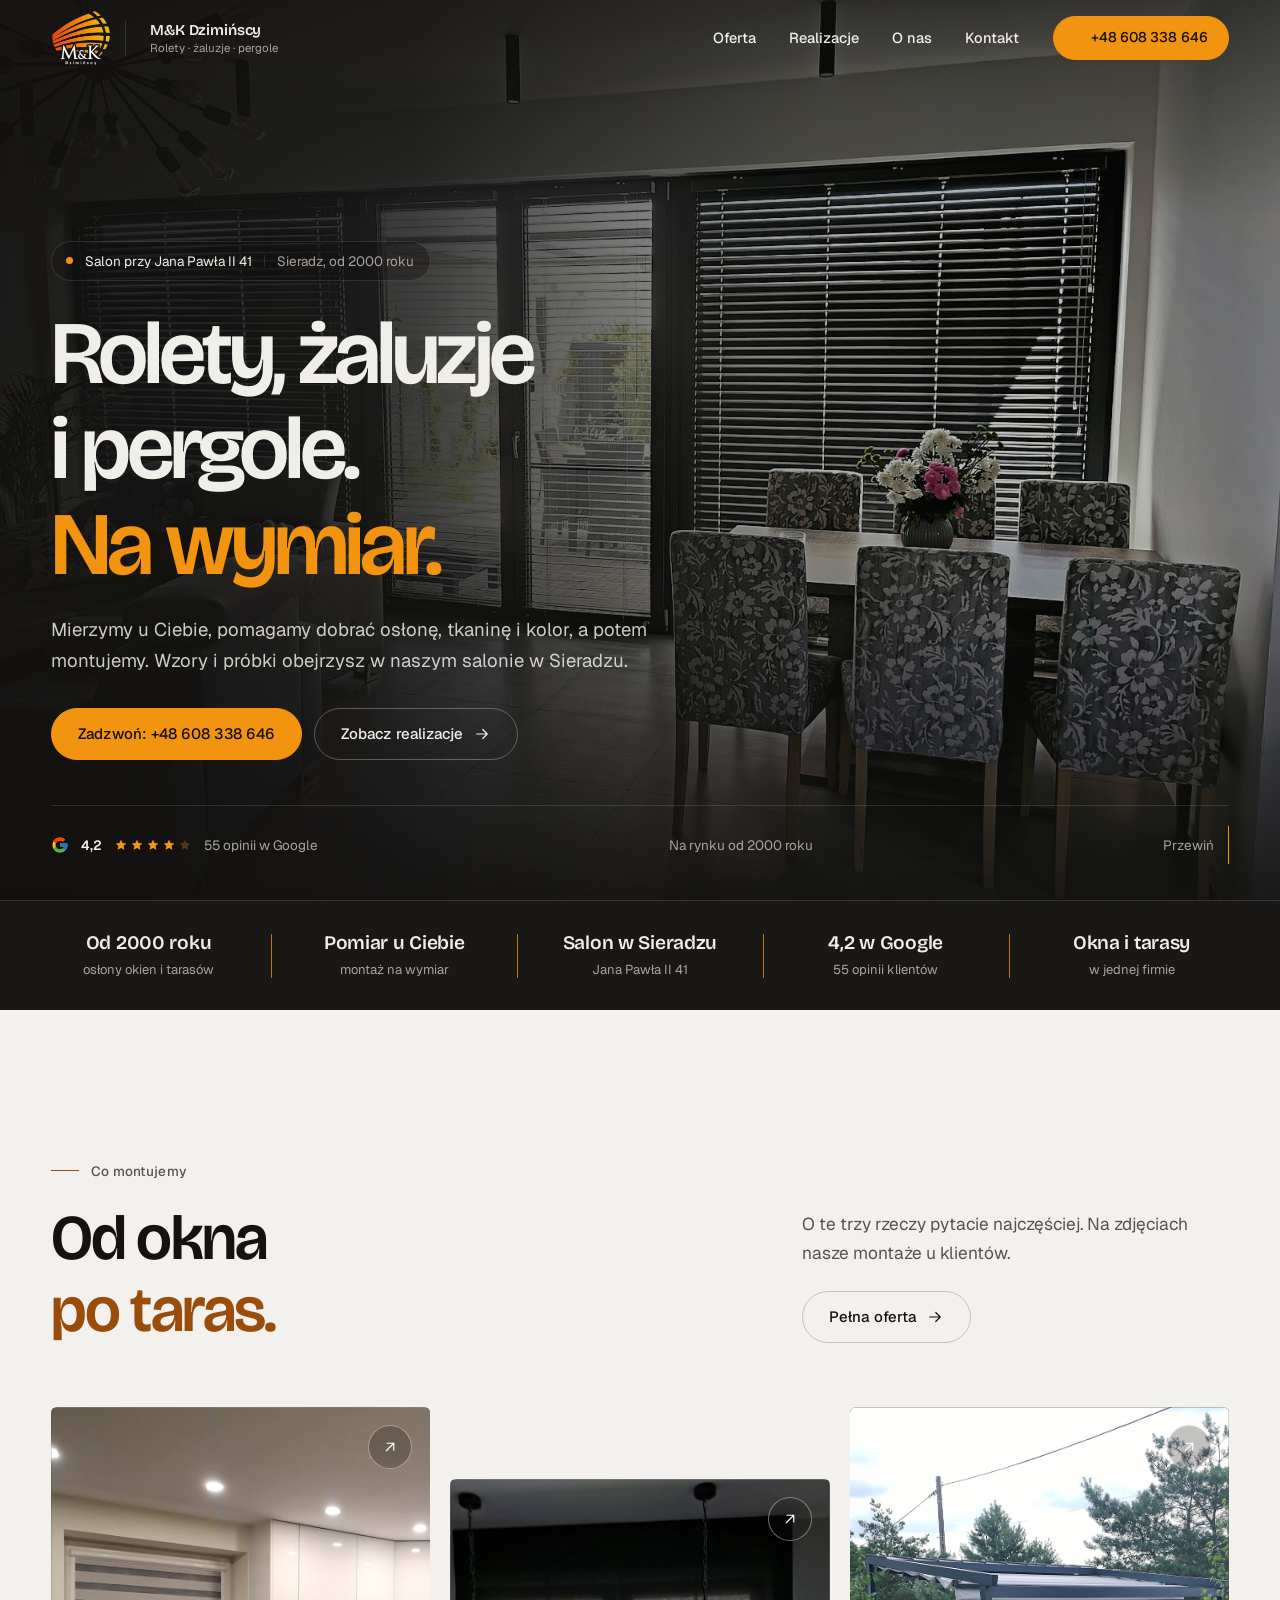
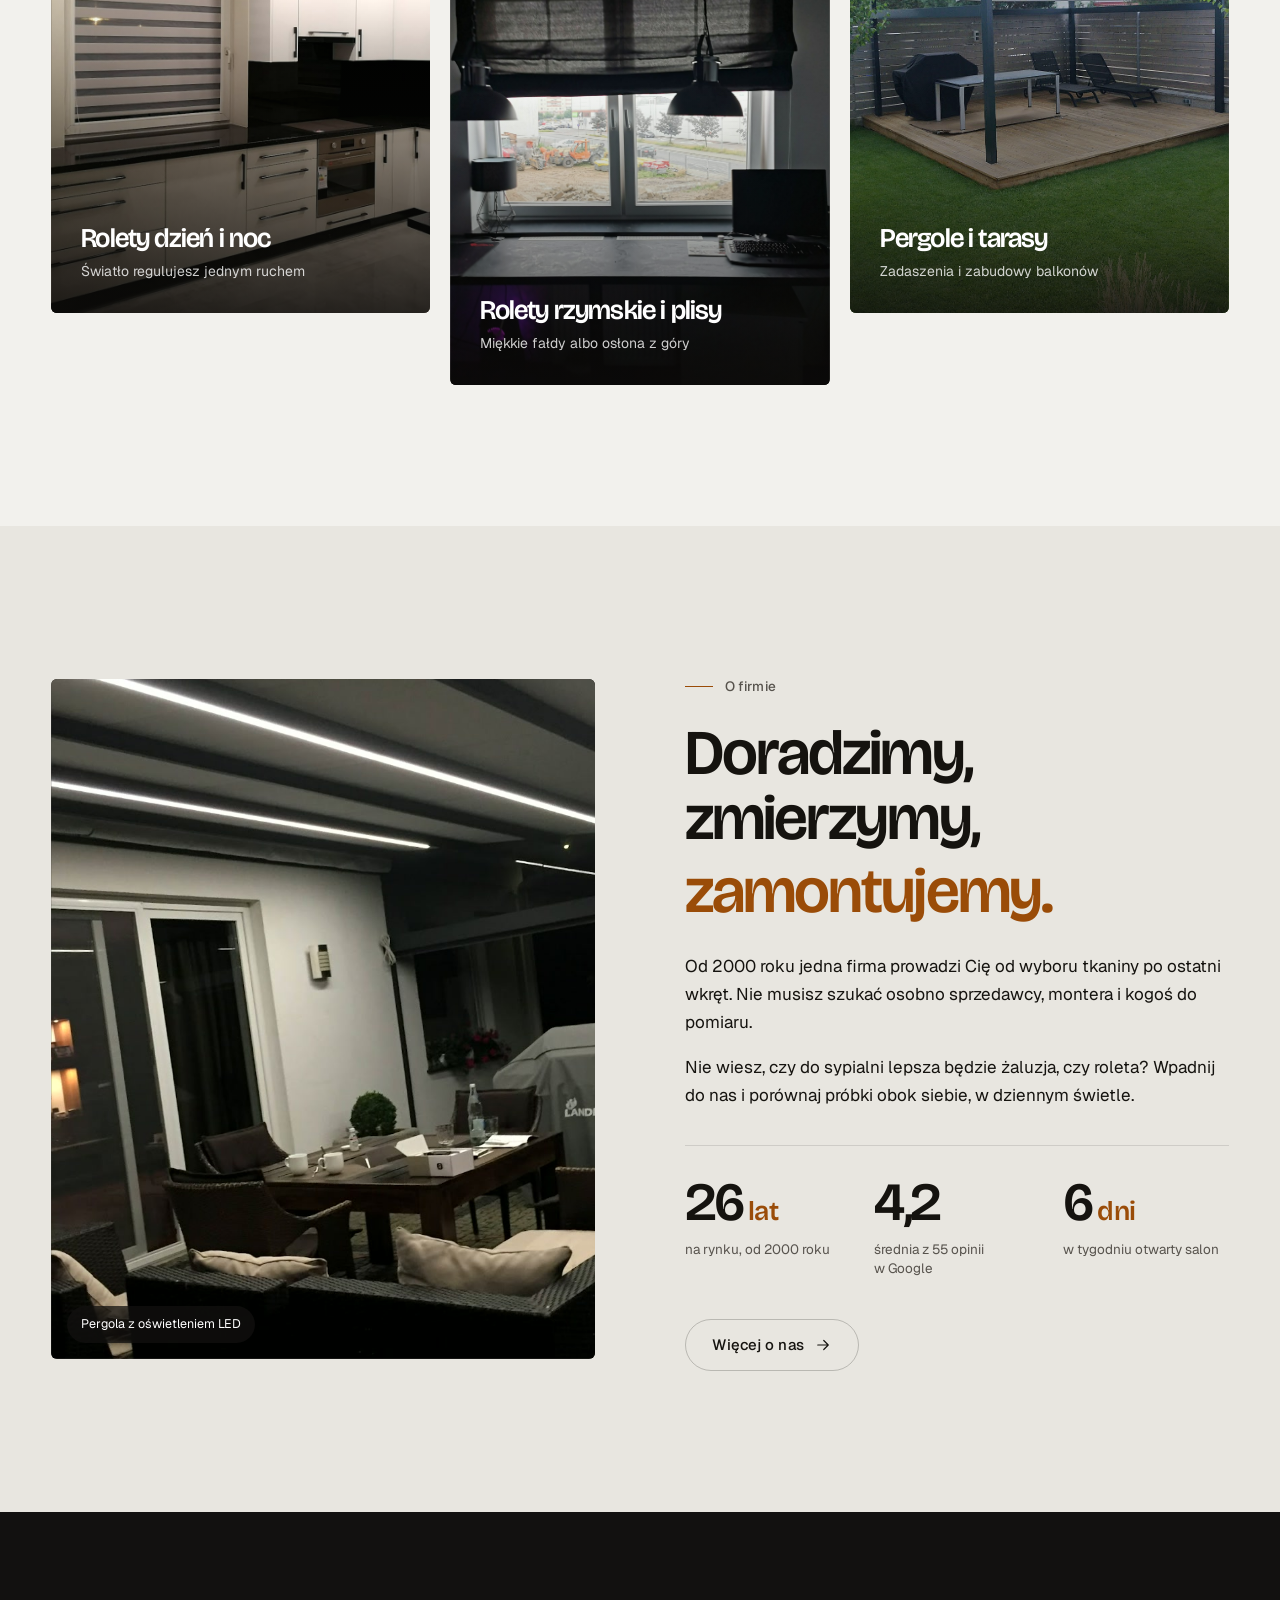
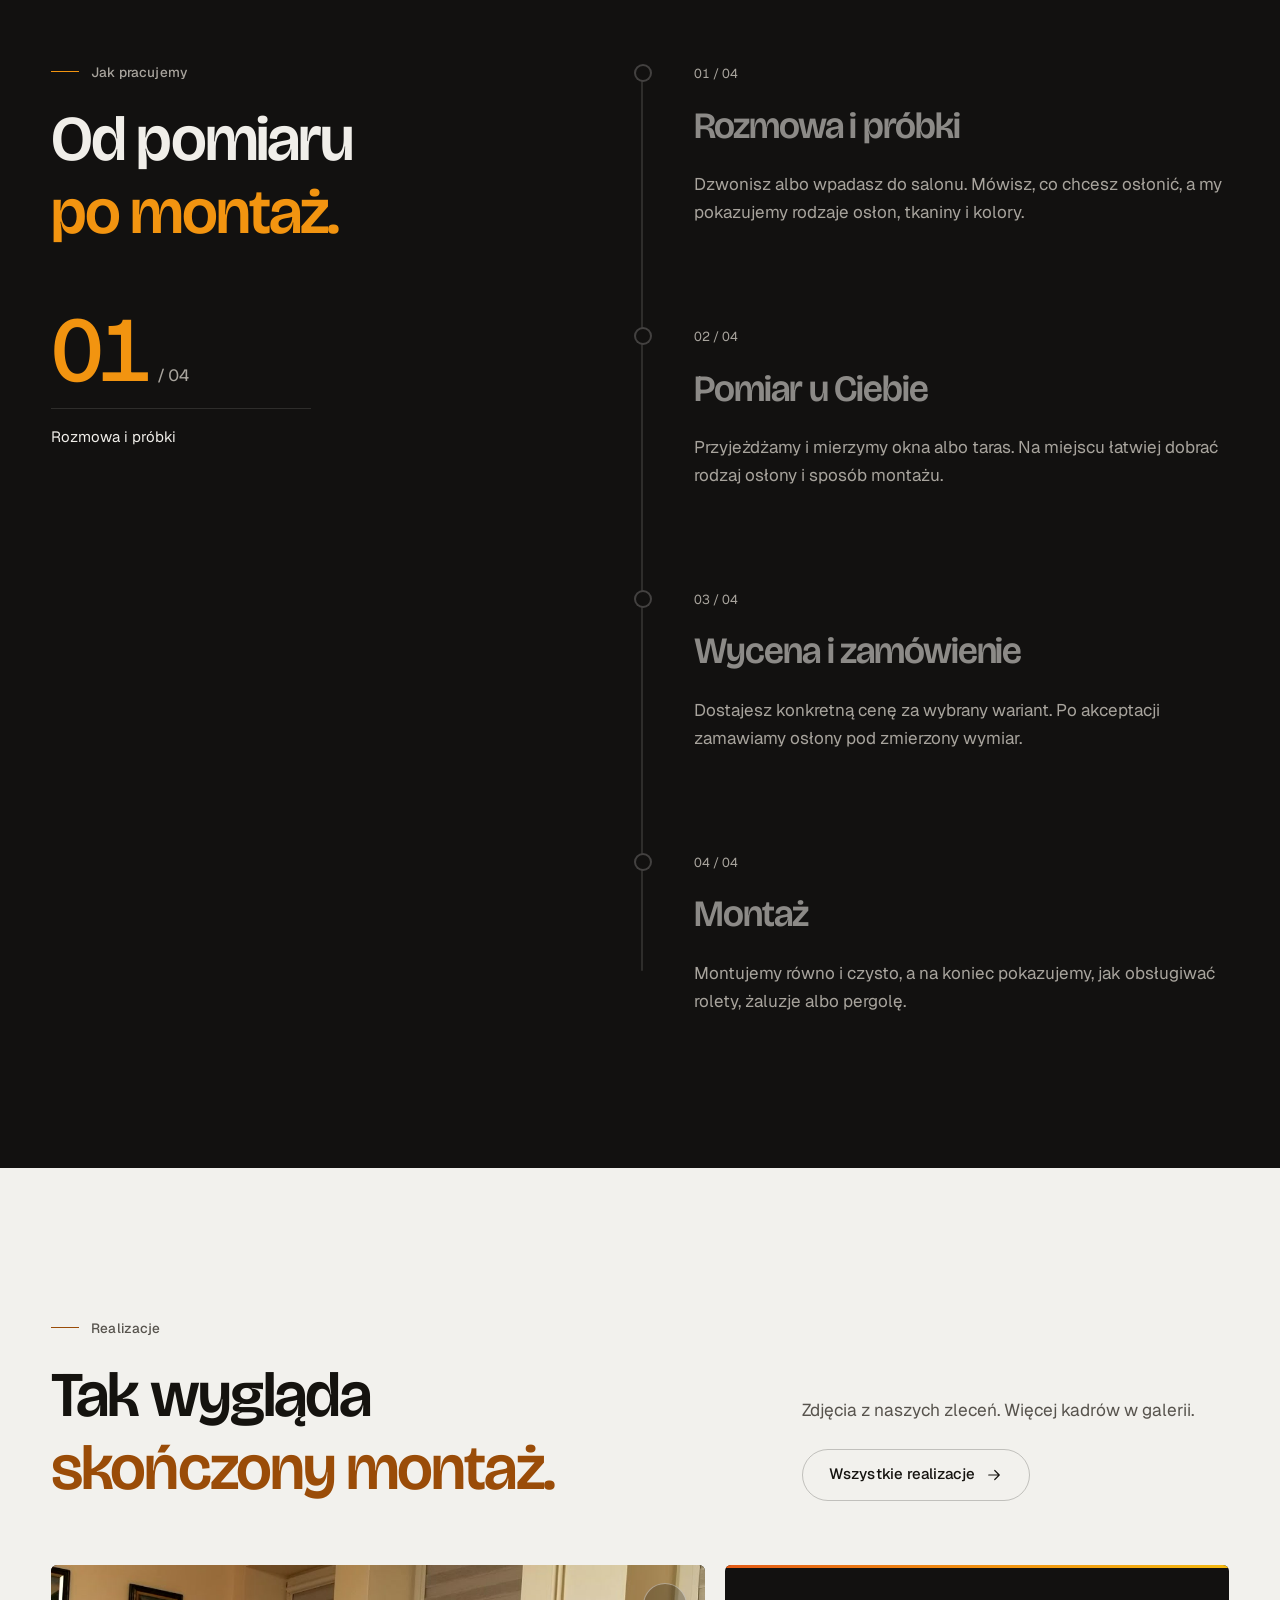
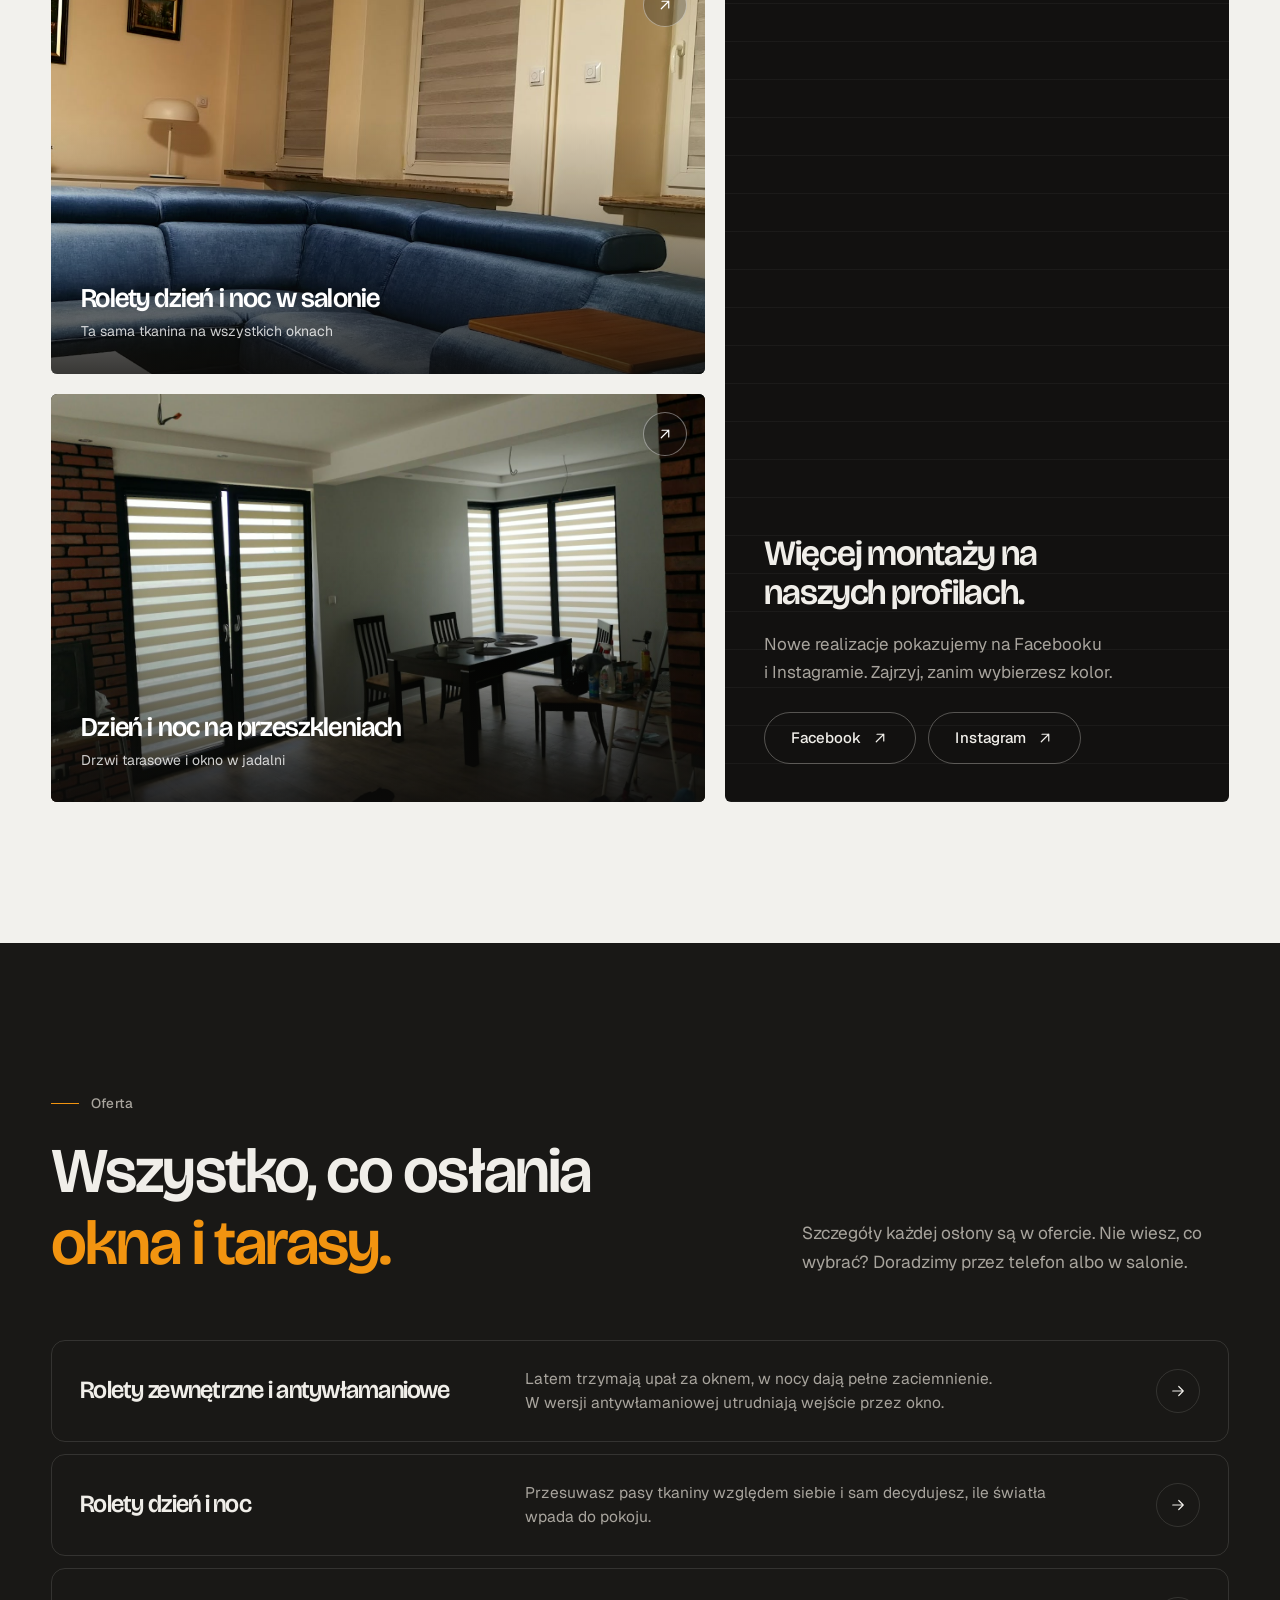
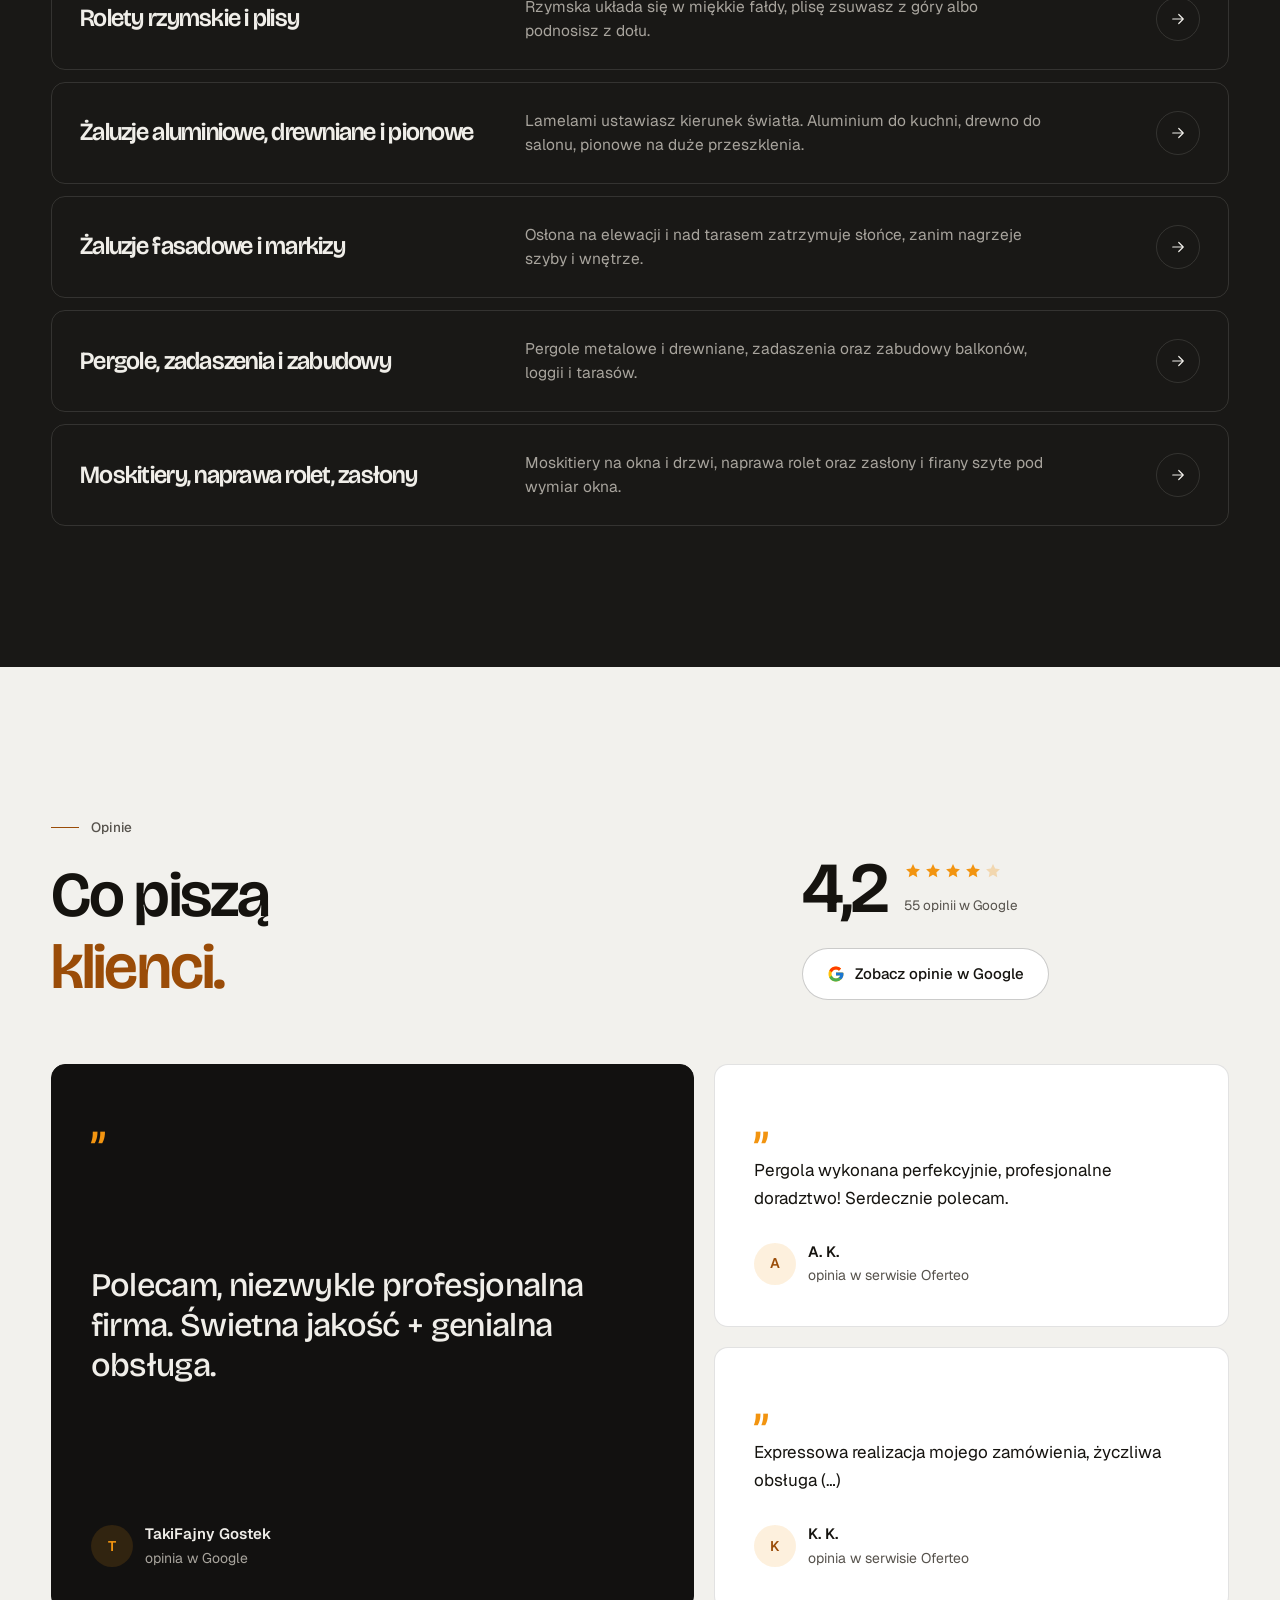
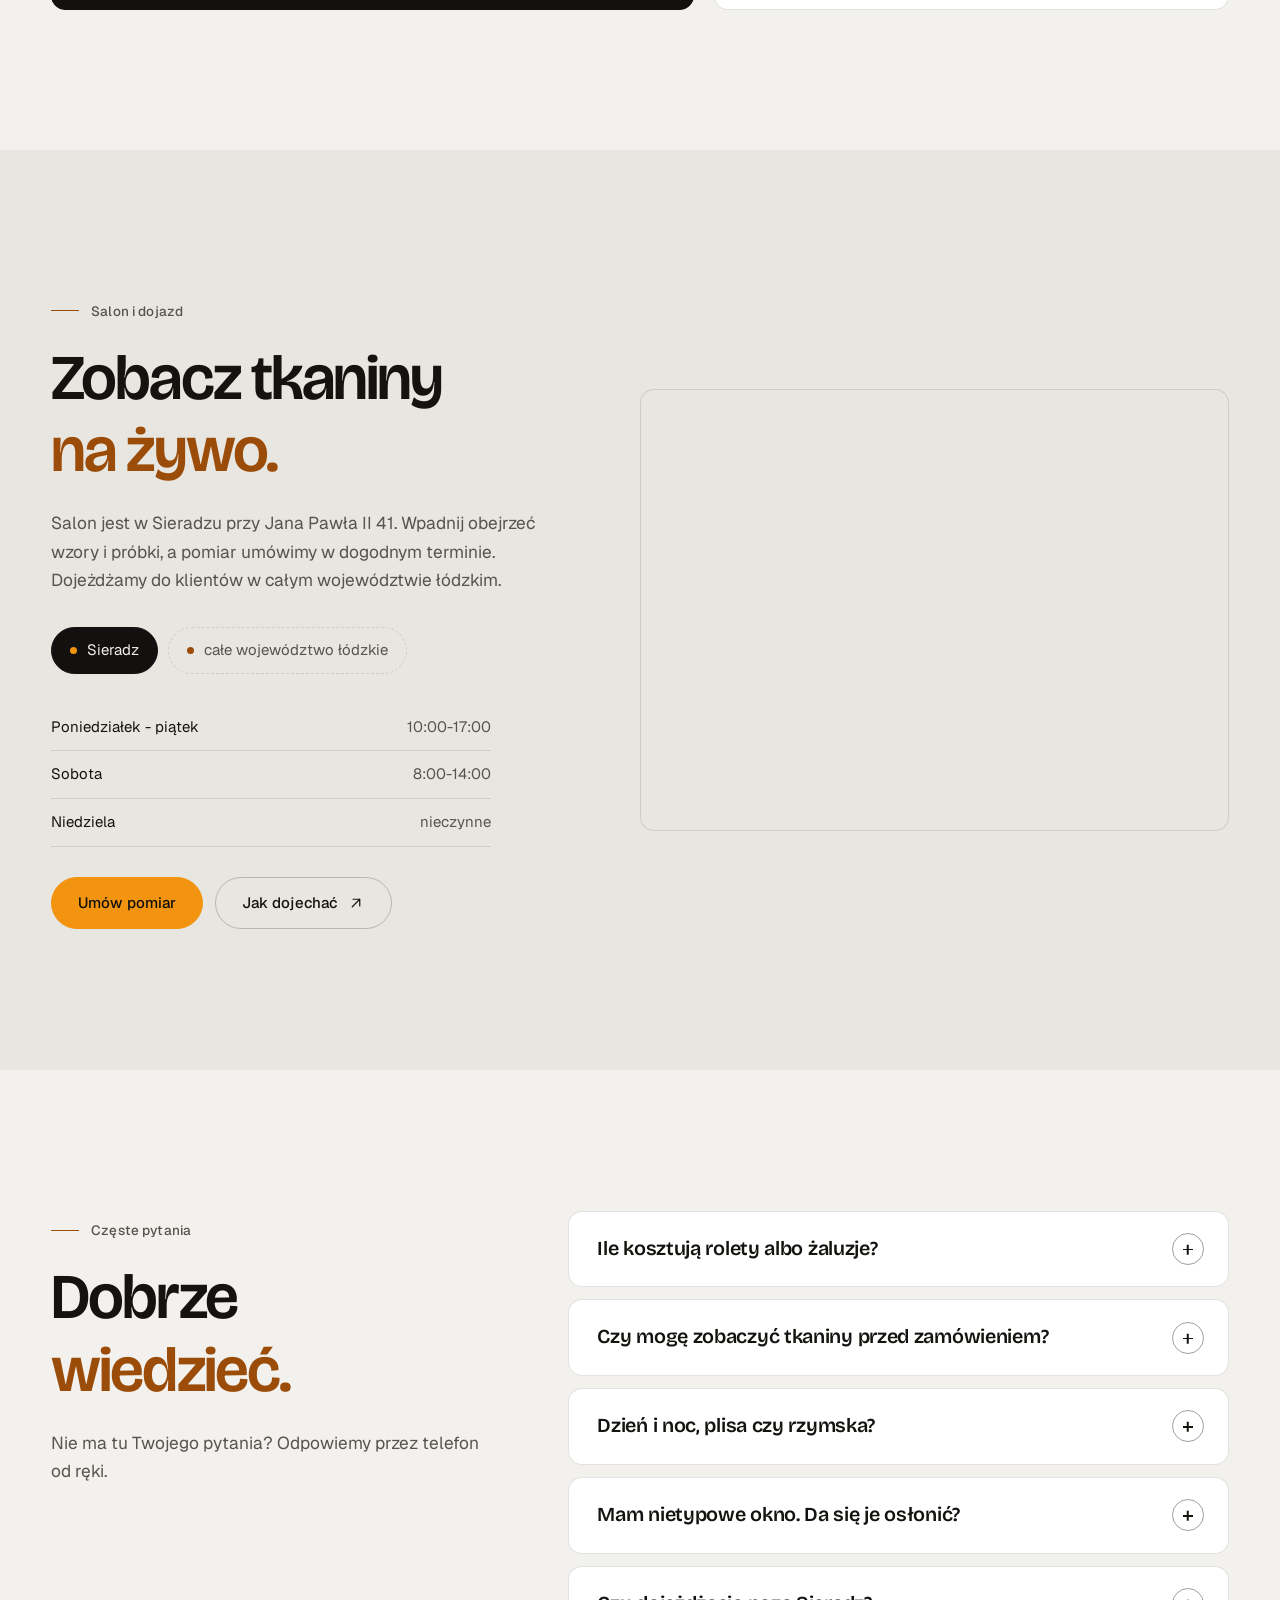
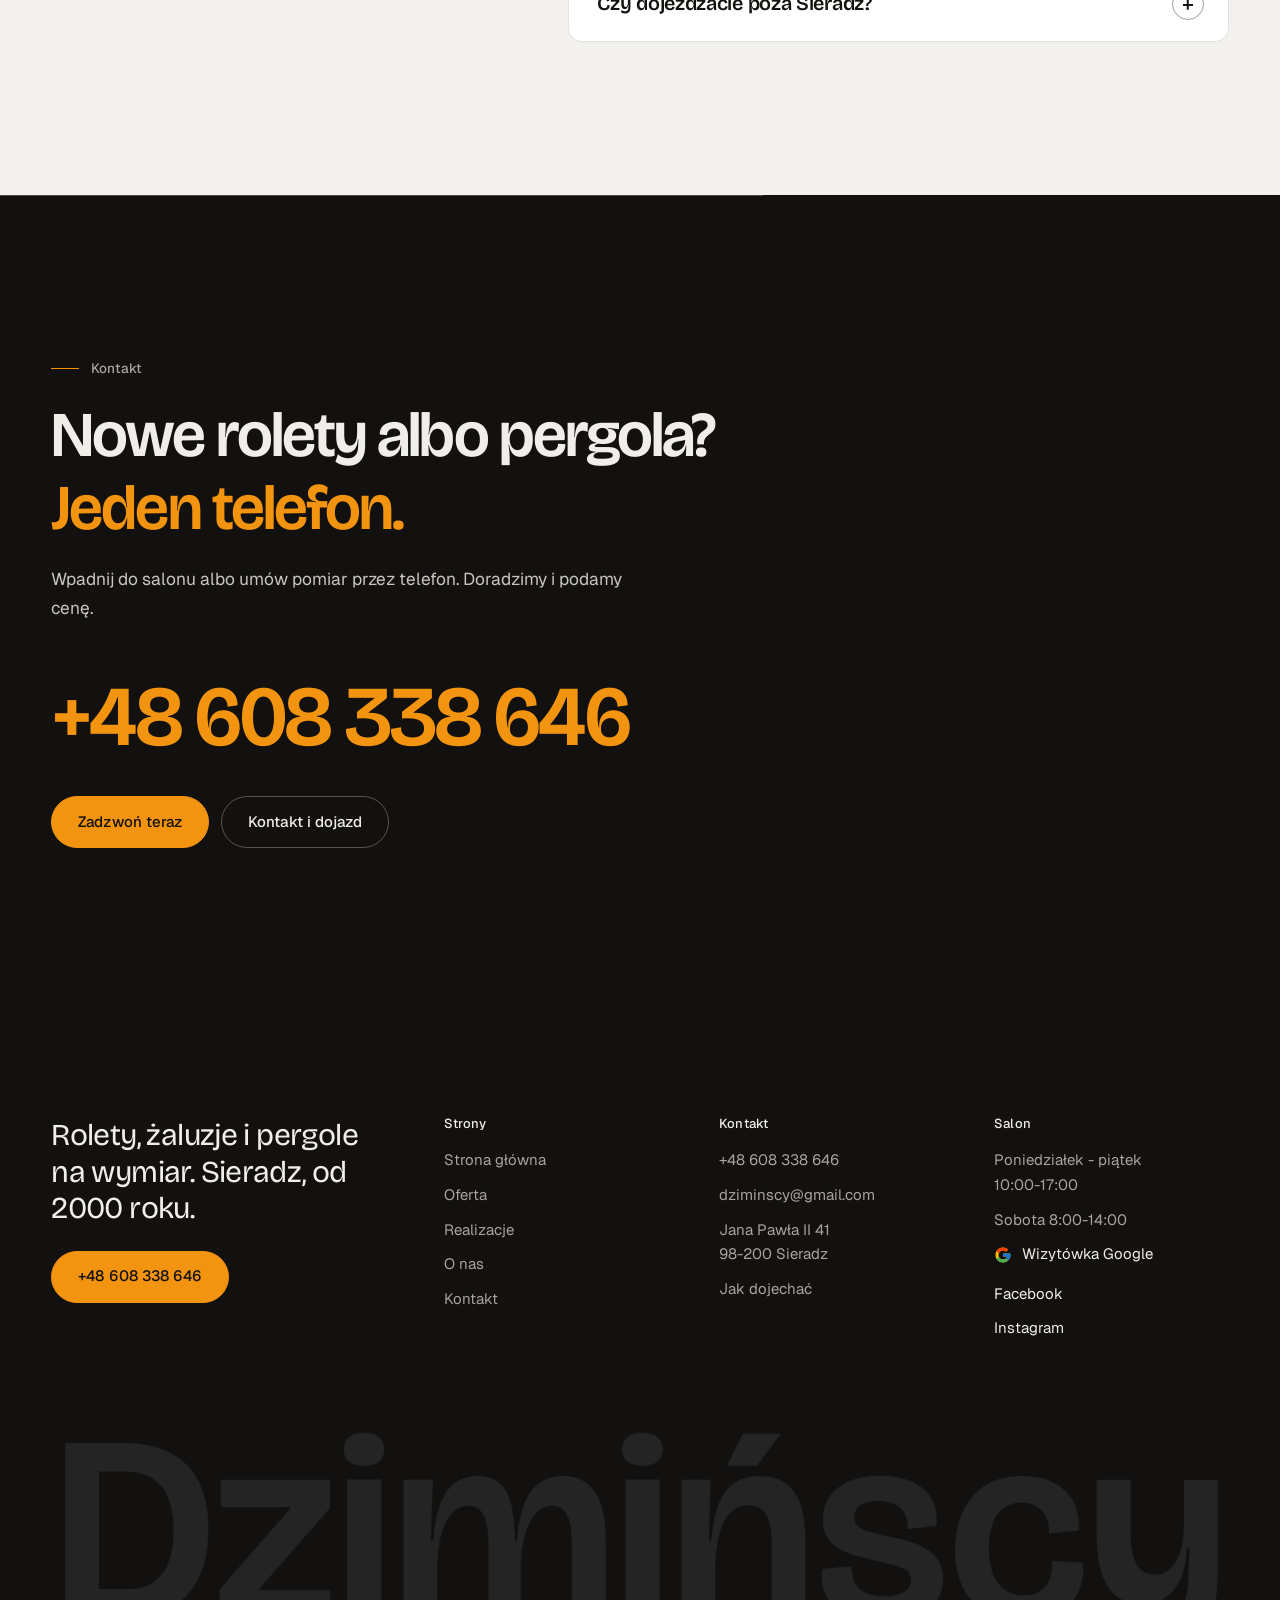
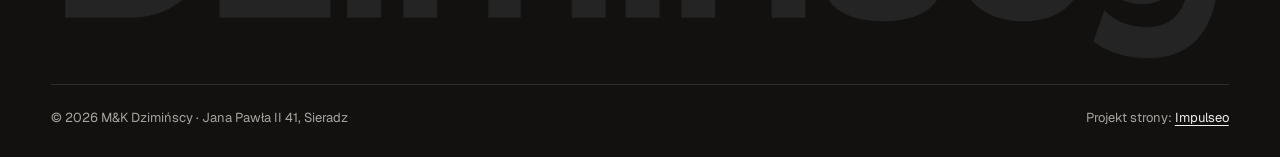
<file: index.html>
<!DOCTYPE html>
<html lang="pl">
<head>
<meta charset="UTF-8">
<meta name="viewport" content="width=device-width, initial-scale=1.0">
<title>M&amp;K Dzimińscy - rolety, żaluzje i pergole w Sieradzu | od 2000 roku</title>
<meta name="description" content="Rolety zewnętrzne, dzień i noc, plisy, żaluzje i pergole na wymiar. Salon przy Jana Pawła II 41 w Sieradzu, pomiar i montaż w całym województwie łódzkim. Tel. +48 608 338 646.">
<link rel="canonical" href="https://impulseo-pl.github.io/m-k-dziminscy/">
<meta name="robots" content="noindex, nofollow">
<meta name="theme-color" content="#121110">
<meta property="og:type" content="website">
<meta property="og:locale" content="pl_PL">
<meta property="og:site_name" content="M&amp;K Dzimińscy">
<meta property="og:title" content="M&amp;K Dzimińscy - rolety, żaluzje i pergole w Sieradzu | od 2000 roku">
<meta property="og:description" content="Rolety zewnętrzne, dzień i noc, plisy, żaluzje i pergole na wymiar. Salon przy Jana Pawła II 41 w Sieradzu, pomiar i montaż w całym województwie łódzkim. Tel. +48 608 338 646.">
<meta property="og:url" content="https://impulseo-pl.github.io/m-k-dziminscy/">
<meta property="og:image" content="https://impulseo-pl.github.io/m-k-dziminscy/img/og.jpg">
<meta property="og:image:width" content="1200">
<meta property="og:image:height" content="630">
<meta name="twitter:card" content="summary_large_image">
<link rel="icon" type="image/png" href="img/logo-znak.png">
<script type="application/ld+json">{"@context": "https://schema.org", "@type": "LocalBusiness", "name": "M&K Dzimińscy", "description": "Rolety, żaluzje, plisy, markizy i pergole na wymiar. Salon w Sieradzu, od 2000 roku.", "url": "https://impulseo-pl.github.io/m-k-dziminscy/", "telephone": "+48608338646", "email": "dziminscy@gmail.com", "image": "https://impulseo-pl.github.io/m-k-dziminscy/img/og.jpg", "address": {"@type": "PostalAddress", "streetAddress": "Jana Pawła II 41", "postalCode": "98-200", "addressLocality": "Sieradz", "addressRegion": "łódzkie", "addressCountry": "PL"}, "geo": {"@type": "GeoCoordinates", "latitude": 51.5901275, "longitude": 18.7257424}, "openingHours": ["Mo-Fr 10:00-17:00", "Sa 08:00-14:00"], "areaServed": ["Sieradz", "województwo łódzkie"], "foundingDate": "2000", "aggregateRating": {"@type": "AggregateRating", "ratingValue": "4.2", "reviewCount": "55"}, "sameAs": ["https://maps.google.com/?cid=8143265650761474444", "https://www.facebook.com/roletydziminscy/", "https://www.instagram.com/roletydziminscy/"]}</script>
<script>(function(){var d=document.documentElement;d.classList.add('js');try{if(!window.matchMedia('(prefers-reduced-motion: reduce)').matches)d.classList.add('anim');}catch(e){}setTimeout(function(){if(!d.classList.contains('anim-ok'))d.classList.remove('anim');},3500);})();</script>
<script>(function(){try{var d=document.documentElement,q=/[?&]intro/.test(location.search);if(!q&&window.matchMedia&&matchMedia('(prefers-reduced-motion: reduce)').matches)return;if(!q&&sessionStorage.getItem('mkd_intro'))return;sessionStorage.setItem('mkd_intro','1');d.classList.add('intro-on');setTimeout(function(){d.classList.remove('intro-on','intro-gra','intro-out');d.classList.add('hero-go')},4600);}catch(e){}})();</script>
<link rel="preload" as="image" href="img/hero.jpg" fetchpriority="high">
<link rel="preload" as="image" href="img/logo-znak.png">
<link rel="preconnect" href="https://fonts.googleapis.com">
<link rel="preconnect" href="https://fonts.gstatic.com" crossorigin>
<link href="https://fonts.googleapis.com/css2?family=Bricolage+Grotesque:opsz,wght@12..96,400..700&family=Geist:wght@400..600&display=swap" rel="stylesheet">
<link rel="stylesheet" href="assets/styles.css?v=20261030">
<script src="assets/lenis.min.js?v=1.1.20" defer></script>
<script src="assets/main.js?v=20261030" defer></script>
</head>
<body>
<a class="skip" href="#tresc">Przejdź do treści</a>
<header class="site-head">
<div class="intro" aria-hidden="true"><span class="intro-line"><i></i></span><span class="intro-meta">rolety · żaluzje · pergole · Sieradz</span></div><div class="head-in">
  <a class="brand" href="index.html" aria-label="M&amp;K Dzimińscy - strona główna">
    <span class="znak"><span class="wm"><img class="brand-logo" src="img/logo-znak.png" alt="M&amp;K Dzimińscy" width="480" height="445" decoding="async"><span class="lam" aria-hidden="true"><i style="--n:0"></i><i style="--n:1"></i><i style="--n:2"></i><i style="--n:3"></i><i style="--n:4"></i><i style="--n:5"></i><i style="--n:6"></i><i style="--n:7"></i></span></span></span>
    <span class="brand-sub"><b>M&amp;K Dzimińscy</b>Rolety · żaluzje · pergole</span>
  </a>
  <nav class="nav-links" aria-label="Menu główne">
    <a class="nl" href="oferta.html">Oferta</a><a class="nl" href="realizacje.html">Realizacje</a><a class="nl" href="o-nas.html">O&nbsp;nas</a><a class="nl" href="kontakt.html">Kontakt</a>
    <a class="btn btn-accent nav-cta" href="tel:+48608338646"><span class="dot" aria-hidden="true"></span>+48 608 338 646</a>
  </nav>
  <button class="burger" type="button" aria-label="Otwórz menu" aria-expanded="false" aria-controls="mnav"><span></span><span></span></button>
</div>
</header>
<script>(function(){var d=document.documentElement;if(!d.classList.contains('intro-on'))return;
var wyszlo=false,koniec=false,t0=Date.now();
function heroGotowe(){var im=document.querySelector('.hero-media img,.pagehead-media img');return !!(im&&im.complete&&im.naturalWidth>0);}
function sprzataj(){if(koniec)return;koniec=true;d.classList.add('hero-go');d.classList.remove('intro-on','intro-gra','intro-out');
['--i-w','--i-h','--i-px','--i-py','--i-zmniejsz','--i-baza-w','--i-baza-h'].forEach(function(k){d.style.removeProperty(k);});
try{document.dispatchEvent(new Event('wejscie:koniec'));}catch(e){}}
function wyjdz(){if(wyszlo||koniec)return;wyszlo=true;d.classList.add('intro-out');setTimeout(function(){d.classList.add('hero-go');},240);setTimeout(sprzataj,880);}
function moze(){if(wyszlo||koniec)return;var t=Date.now()-t0;if(t>=1320&&(heroGotowe()||t>=1700))wyjdz();else setTimeout(moze,60);}
try{var znak=document.querySelector('.brand .znak'),wm=znak&&znak.querySelector('.wm');if(!wm){sprzataj();return;}
znak.classList.add('mierze');var r=wm.getBoundingClientRect();znak.classList.remove('mierze');
if(!r.width||!r.height){sprzataj();return;}
var W=window.innerWidth,H=window.innerHeight,cel=W<680?Math.min(W*0.56,H*0.3,240):Math.min(W*0.22,H*0.36,320);cel=Math.max(r.width,cel);
var u=function(k,v){d.style.setProperty(k,v);};
u('--i-w',Math.round(cel)+'px');u('--i-h',Math.round(cel*r.height/r.width)+'px');u('--i-zmniejsz',(r.width/cel).toFixed(4));
u('--i-px',Math.round(r.left+r.width/2-W/2)+'px');u('--i-py',Math.round(r.top+r.height/2-H/2)+'px');
u('--i-baza-w',Math.round(r.width)+'px');u('--i-baza-h',Math.round(r.height)+'px');
requestAnimationFrame(function(){requestAnimationFrame(function(){d.classList.add('intro-gra');t0=Date.now();moze();});});
['wheel','touchstart','keydown','pointerdown'].forEach(function(ev){window.addEventListener(ev,function(){sprzataj();},{once:true,passive:true});});
setTimeout(sprzataj,3900);
}catch(e){sprzataj();}})();</script>
<div class="mnav" id="mnav">
  <div class="mnav-in">
    <a class="ml" href="index.html" aria-current="page">Strona&nbsp;główna</a><a class="ml" href="oferta.html">Oferta</a><a class="ml" href="realizacje.html">Realizacje</a><a class="ml" href="o-nas.html">O&nbsp;nas</a><a class="ml" href="kontakt.html">Kontakt</a>
    <div class="mnav-foot">
      <span>Salon w&nbsp;Sieradzu: Pon.-pt. 10:00-17:00, sob. 8:00-14:00</span>
      <a class="btn btn-accent" href="tel:+48608338646">+48 608 338 646</a>
    </div>
  </div>
</div>
<main id="tresc">

<section class="hero">
  <div class="hero-media"><img src="img/hero.jpg" alt="Salon z wyjściem na taras, czarne żaluzje aluminiowe na dużych przeszkleniach - realizacja M&amp;K Dzimińscy" width="1600" height="1200" decoding="async" fetchpriority="high"></div>
  <div class="hero-in">
    <p class="hero-tag up" style="--d:0"><span class="dot" aria-hidden="true"></span>Salon przy Jana Pawła II 41<span class="sep" aria-hidden="true"></span><span class="muted">Sieradz, od 2000 roku</span></p>
    <h1><span class="ln"><span class="ln-i" style="--k:0">Rolety, żaluzje</span></span><span class="ln"><span class="ln-i" style="--k:1">i&nbsp;pergole.</span></span><span class="ln"><span class="ln-i" style="--k:2"><em>Na wymiar.</em></span></span></h1>
    <p class="hero-lead up" style="--d:380">Mierzymy u&nbsp;Ciebie, pomagamy dobrać osłonę, tkaninę i&nbsp;kolor, a&nbsp;potem montujemy. Wzory i&nbsp;próbki obejrzysz w&nbsp;naszym salonie w&nbsp;Sieradzu.</p>
    <div class="hero-ctas up" style="--d:500">
      <a class="btn btn-accent" href="tel:+48608338646">Zadzwoń: +48 608 338 646</a>
      <a class="btn btn-ghost" href="realizacje.html">Zobacz realizacje<svg class="ico arr" width="18" height="18" viewBox="0 0 24 24" fill="none" stroke="currentColor" stroke-width="1.6" stroke-linecap="round" stroke-linejoin="round" aria-hidden="true"><path d="M5 12h14M13 6l6 6-6 6"/></svg></a>
    </div>
    <div class="hero-foot up" style="--d:640">
      <span class="rate"><svg class="g-logo" viewBox="0 0 48 48" aria-hidden="true"><path fill="#FFC107" d="M43.6 20.5H42V20H24v8h11.3C33.7 32.7 29.2 36 24 36c-6.6 0-12-5.4-12-12s5.4-12 12-12c3.1 0 5.8 1.2 7.9 3.1l5.7-5.7C34 6.1 29.3 4 24 4 12.9 4 4 12.9 4 24s8.9 20 20 20 20-8.9 20-20c0-1.3-.1-2.4-.4-3.5z"/><path fill="#FF3D00" d="m6.3 14.7 6.6 4.8C14.7 15.1 19 12 24 12c3.1 0 5.8 1.2 7.9 3.1l5.7-5.7C34 6.1 29.3 4 24 4 16.3 4 9.7 8.3 6.3 14.7z"/><path fill="#4CAF50" d="M24 44c5.2 0 9.9-2 13.4-5.2l-6.2-5.2A11.9 11.9 0 0 1 24 36c-5.2 0-9.6-3.3-11.3-7.9l-6.5 5C9.5 39.6 16.2 44 24 44z"/><path fill="#1976D2" d="M43.6 20.5H42V20H24v8h11.3a12 12 0 0 1-4.1 5.6l6.2 5.2C37 39.2 44 34 44 24c0-1.3-.1-2.4-.4-3.5z"/></svg><b>4,2</b><span class="stars" aria-label="Ocena 4,2 na 5"><svg viewBox="0 0 24 24" aria-hidden="true"><path fill="currentColor" d="M12 2.8l2.8 5.9 6.4.8-4.7 4.4 1.2 6.3L12 17.1l-5.7 3.1 1.2-6.3L2.8 9.5l6.4-.8z"/></svg><svg viewBox="0 0 24 24" aria-hidden="true"><path fill="currentColor" d="M12 2.8l2.8 5.9 6.4.8-4.7 4.4 1.2 6.3L12 17.1l-5.7 3.1 1.2-6.3L2.8 9.5l6.4-.8z"/></svg><svg viewBox="0 0 24 24" aria-hidden="true"><path fill="currentColor" d="M12 2.8l2.8 5.9 6.4.8-4.7 4.4 1.2 6.3L12 17.1l-5.7 3.1 1.2-6.3L2.8 9.5l6.4-.8z"/></svg><svg viewBox="0 0 24 24" aria-hidden="true"><path fill="currentColor" d="M12 2.8l2.8 5.9 6.4.8-4.7 4.4 1.2 6.3L12 17.1l-5.7 3.1 1.2-6.3L2.8 9.5l6.4-.8z"/></svg><svg class="off" viewBox="0 0 24 24" aria-hidden="true"><path fill="currentColor" d="M12 2.8l2.8 5.9 6.4.8-4.7 4.4 1.2 6.3L12 17.1l-5.7 3.1 1.2-6.3L2.8 9.5l6.4-.8z"/></svg></span><span>55 opinii w&nbsp;Google</span></span>
      <span>Na rynku od 2000 roku</span>
      <span class="cue" aria-hidden="true">Przewiń<span class="cue-line"><i></i></span></span>
    </div>
  </div>
</section>

<section class="strip" aria-label="Najważniejsze w skrócie">
  <div class="strip-in">
    <div class="strip-it"><div class="k">Od 2000 roku</div><div class="v">osłony okien i&nbsp;tarasów</div></div>
    <div class="strip-it"><div class="k">Pomiar u&nbsp;Ciebie</div><div class="v">montaż na wymiar</div></div>
    <div class="strip-it"><div class="k">Salon w&nbsp;Sieradzu</div><div class="v">Jana Pawła II 41</div></div>
    <div class="strip-it"><div class="k">4,2 w&nbsp;Google</div><div class="v">55 opinii klientów</div></div>
    <div class="strip-it"><div class="k">Okna i&nbsp;tarasy</div><div class="v">w&nbsp;jednej firmie</div></div>
  </div>
</section>

<section class="sec" id="uslugi">
  <div class="wrap">
    <div class="sec-head">
      <div>
        <p class="eyebrow rv">Co montujemy</p>
        <h2 class="h2 rv rv-h"><span class="ln"><span class="ln-i" style="--k:0">Od okna</span></span><span class="ln"><span class="ln-i" style="--k:1"><em>po taras.</em></span></span></h2>
      </div>
      <div class="side rv" style="--d:120">
        <p class="lead">O&nbsp;te trzy rzeczy pytacie najczęściej. Na zdjęciach nasze montaże u&nbsp;klientów.</p>
        <a class="btn btn-ghost" href="oferta.html">Pełna oferta<svg class="ico arr" width="18" height="18" viewBox="0 0 24 24" fill="none" stroke="currentColor" stroke-width="1.6" stroke-linecap="round" stroke-linejoin="round" aria-hidden="true"><path d="M5 12h14M13 6l6 6-6 6"/></svg></a>
      </div>
    </div>
    <div class="tiles-3">
      <a class="tile rv-img rv" style="--d:0" href="oferta.html#dzien-noc">
        <img src="img/about.jpg" alt="Rolety dzień i noc w kuchni - realizacja M&amp;K Dzimińscy" width="1554" height="1154" decoding="async" style="object-position:16% 50%">
        <span class="go" aria-hidden="true"><svg class="ico" width="18" height="18" viewBox="0 0 24 24" fill="none" stroke="currentColor" stroke-width="1.6" stroke-linecap="round" stroke-linejoin="round" aria-hidden="true"><path d="M7 17 17 7M8 7h9v9"/></svg></span>
        <span class="tile-cap"><h3>Rolety dzień i&nbsp;noc</h3><span>Światło regulujesz jednym ruchem</span></span>
      </a><a class="tile rv-img rv" style="--d:120" href="oferta.html#plisy">
        <img src="img/g4.jpg" alt="Roleta rzymska nad biurkiem - realizacja M&amp;K Dzimińscy" width="1556" height="2086" decoding="async">
        <span class="go" aria-hidden="true"><svg class="ico" width="18" height="18" viewBox="0 0 24 24" fill="none" stroke="currentColor" stroke-width="1.6" stroke-linecap="round" stroke-linejoin="round" aria-hidden="true"><path d="M7 17 17 7M8 7h9v9"/></svg></span>
        <span class="tile-cap"><h3>Rolety rzymskie i&nbsp;plisy</h3><span>Miękkie fałdy albo osłona z&nbsp;góry</span></span>
      </a><a class="tile rv-img rv" style="--d:240" href="oferta.html#pergole">
        <img src="img/g1.jpg" alt="Pergola nad drewnianym tarasem w ogrodzie - realizacja M&amp;K Dzimińscy" width="1600" height="1200" decoding="async" style="object-position:45% 50%">
        <span class="go" aria-hidden="true"><svg class="ico" width="18" height="18" viewBox="0 0 24 24" fill="none" stroke="currentColor" stroke-width="1.6" stroke-linecap="round" stroke-linejoin="round" aria-hidden="true"><path d="M7 17 17 7M8 7h9v9"/></svg></span>
        <span class="tile-cap"><h3>Pergole i&nbsp;tarasy</h3><span>Zadaszenia i&nbsp;zabudowy balkonów</span></span>
      </a>
    </div>
  </div>
</section>

<section class="sec paper-2">
  <div class="wrap about">
    <figure class="fig rv-img rv">
      <img src="img/g3.jpg" alt="Taras pod pergolą z oświetleniem LED wieczorem - realizacja M&amp;K Dzimińscy" width="1538" height="1132" loading="lazy" decoding="async" data-plx="36" style="height:112%;margin-top:-6%;object-position:40% 50%">
      <figcaption class="fig-tag">Pergola z&nbsp;oświetleniem LED</figcaption>
    </figure>
    <div>
      <p class="eyebrow rv">O&nbsp;firmie</p>
      <h2 class="h2 rv rv-h"><span class="ln"><span class="ln-i" style="--k:0">Doradzimy, zmierzymy,</span></span><span class="ln"><span class="ln-i" style="--k:1"><em>zamontujemy.</em></span></span></h2>
      <p class="rv" style="--d:100;margin-top:28px">Od 2000 roku jedna firma prowadzi Cię od wyboru tkaniny po ostatni wkręt. Nie musisz szukać osobno sprzedawcy, montera i&nbsp;kogoś do pomiaru.</p>
      <p class="rv" style="--d:160">Nie wiesz, czy do sypialni lepsza będzie żaluzja, czy roleta? Wpadnij do nas i&nbsp;porównaj próbki obok siebie, w&nbsp;dziennym świetle.</p>
      <div class="stats rv" style="--d:200">
        <div class="stat"><b><span class="num" data-to="26">26</span><small>lat</small></b><span>na rynku, od 2000 roku</span></div>
        <div class="stat"><b><span class="num" data-to="4,2">4,2</span></b><span>średnia z&nbsp;55 opinii w&nbsp;Google</span></div>
        <div class="stat"><b><span class="num" data-to="6">6</span><small>dni</small></b><span>w&nbsp;tygodniu otwarty salon</span></div>
      </div>
      <a class="btn btn-ghost rv" style="--d:240" href="o-nas.html">Więcej o&nbsp;nas<svg class="ico arr" width="18" height="18" viewBox="0 0 24 24" fill="none" stroke="currentColor" stroke-width="1.6" stroke-linecap="round" stroke-linejoin="round" aria-hidden="true"><path d="M5 12h14M13 6l6 6-6 6"/></svg></a>
    </div>
  </div>
</section>

<section class="proces proces-os sec">
  <div class="wrap proc-grid">
    <div class="proc-side">
      <p class="eyebrow rv">Jak pracujemy</p>
      <h2 class="h2 rv rv-h"><span class="ln"><span class="ln-i" style="--k:0">Od pomiaru</span></span><span class="ln"><span class="ln-i" style="--k:1"><em>po montaż.</em></span></span></h2>
      <div class="proc-count rv" style="--d:160" aria-hidden="true"><b>01</b><span>/ 04</span></div>
      <p class="proc-now rv" style="--d:200" aria-hidden="true">Rozmowa i&nbsp;próbki</p>
    </div>
    <div class="proc-steps">
      <span class="wire" aria-hidden="true"><i></i></span>
      <ol class="proc-ol"><li class="step" data-nazwa="Rozmowa i próbki">
          <span class="no">01 / 04</span>
          <h3>Rozmowa i&nbsp;próbki</h3>
          <p>Dzwonisz albo wpadasz do salonu. Mówisz, co chcesz osłonić, a&nbsp;my pokazujemy rodzaje osłon, tkaniny i&nbsp;kolory.</p>
        </li><li class="step" data-nazwa="Pomiar u Ciebie">
          <span class="no">02 / 04</span>
          <h3>Pomiar u&nbsp;Ciebie</h3>
          <p>Przyjeżdżamy i&nbsp;mierzymy okna albo taras. Na miejscu łatwiej dobrać rodzaj osłony i&nbsp;sposób montażu.</p>
        </li><li class="step" data-nazwa="Wycena i zamówienie">
          <span class="no">03 / 04</span>
          <h3>Wycena i&nbsp;zamówienie</h3>
          <p>Dostajesz konkretną cenę za wybrany wariant. Po akceptacji zamawiamy osłony pod zmierzony wymiar.</p>
        </li><li class="step" data-nazwa="Montaż">
          <span class="no">04 / 04</span>
          <h3>Montaż</h3>
          <p>Montujemy równo i&nbsp;czysto, a&nbsp;na koniec pokazujemy, jak obsługiwać rolety, żaluzje albo pergolę.</p>
        </li></ol>
    </div>
  </div>
</section>

<section class="sec">
  <div class="wrap">
    <div class="sec-head">
      <div>
        <p class="eyebrow rv">Realizacje</p>
        <h2 class="h2 rv rv-h"><span class="ln"><span class="ln-i" style="--k:0">Tak wygląda</span></span><span class="ln"><span class="ln-i" style="--k:1"><em>skończony montaż.</em></span></span></h2>
      </div>
      <div class="side rv" style="--d:120">
        <p class="lead">Zdjęcia z&nbsp;naszych zleceń. Więcej kadrów w&nbsp;galerii.</p>
        <a class="btn btn-ghost" href="realizacje.html">Wszystkie realizacje<svg class="ico arr" width="18" height="18" viewBox="0 0 24 24" fill="none" stroke="currentColor" stroke-width="1.6" stroke-linecap="round" stroke-linejoin="round" aria-hidden="true"><path d="M5 12h14M13 6l6 6-6 6"/></svg></a>
      </div>
    </div>
    <div class="gal-3">
      <a class="tile rv-img rv" style="--d:0" href="realizacje.html">
        <img src="img/g5.jpg" alt="Salon z narożnikiem i roletami dzień i noc na oknach - realizacja M&amp;K Dzimińscy" width="1544" height="656" loading="lazy" decoding="async">
        <span class="go" aria-hidden="true"><svg class="ico" width="18" height="18" viewBox="0 0 24 24" fill="none" stroke="currentColor" stroke-width="1.6" stroke-linecap="round" stroke-linejoin="round" aria-hidden="true"><path d="M7 17 17 7M8 7h9v9"/></svg></span>
        <span class="tile-cap"><h3>Rolety dzień i&nbsp;noc w&nbsp;salonie</h3><span>Ta sama tkanina na wszystkich oknach</span></span>
      </a><div class="gal-note rv" style="--d:120">
        <h3>Więcej montaży na naszych profilach.</h3>
        <p>Nowe realizacje pokazujemy na Facebooku i&nbsp;Instagramie. Zajrzyj, zanim wybierzesz kolor.</p>
        <div class="cta-row"><a class="btn btn-ghost" href="https://www.facebook.com/roletydziminscy/" target="_blank" rel="noopener">Facebook<svg class="ico" width="18" height="18" viewBox="0 0 24 24" fill="none" stroke="currentColor" stroke-width="1.6" stroke-linecap="round" stroke-linejoin="round" aria-hidden="true"><path d="M7 17 17 7M8 7h9v9"/></svg></a><a class="btn btn-ghost" href="https://www.instagram.com/roletydziminscy/" target="_blank" rel="noopener">Instagram<svg class="ico" width="18" height="18" viewBox="0 0 24 24" fill="none" stroke="currentColor" stroke-width="1.6" stroke-linecap="round" stroke-linejoin="round" aria-hidden="true"><path d="M7 17 17 7M8 7h9v9"/></svg></a></div>
      </div><a class="tile rv-img rv" style="--d:240" href="realizacje.html">
        <img src="img/g2.jpg" alt="Rolety dzień i noc na drzwiach tarasowych i oknie w jadalni - realizacja M&amp;K Dzimińscy" width="1524" height="1112" loading="lazy" decoding="async">
        <span class="go" aria-hidden="true"><svg class="ico" width="18" height="18" viewBox="0 0 24 24" fill="none" stroke="currentColor" stroke-width="1.6" stroke-linecap="round" stroke-linejoin="round" aria-hidden="true"><path d="M7 17 17 7M8 7h9v9"/></svg></span>
        <span class="tile-cap"><h3>Dzień i&nbsp;noc na przeszkleniach</h3><span>Drzwi tarasowe i&nbsp;okno w&nbsp;jadalni</span></span>
      </a>
    </div>
  </div>
</section>

<section class="sec dark-2" id="oferta">
  <div class="wrap">
    <div class="sec-head">
      <div>
        <p class="eyebrow rv">Oferta</p>
        <h2 class="h2 rv rv-h"><span class="ln"><span class="ln-i" style="--k:0">Wszystko, co osłania</span></span><span class="ln"><span class="ln-i" style="--k:1"><em>okna i&nbsp;tarasy.</em></span></span></h2>
      </div>
      <div class="side rv" style="--d:120">
        <p class="lead">Szczegóły każdej osłony są w&nbsp;ofercie. Nie wiesz, co wybrać? Doradzimy przez telefon albo w&nbsp;salonie.</p>
      </div>
    </div>
    <div class="svc-list">
      <a class="card rv" style="--d:0" href="oferta.html#zewnetrzne">
        <h3>Rolety zewnętrzne i&nbsp;antywłamaniowe</h3>
        <p>Latem trzymają upał za oknem, w&nbsp;nocy dają pełne zaciemnienie. W&nbsp;wersji antywłamaniowej utrudniają wejście przez okno.</p>
        <span class="go" aria-hidden="true"><svg class="ico arr" width="18" height="18" viewBox="0 0 24 24" fill="none" stroke="currentColor" stroke-width="1.6" stroke-linecap="round" stroke-linejoin="round" aria-hidden="true"><path d="M5 12h14M13 6l6 6-6 6"/></svg></span>
      </a><a class="card rv" style="--d:60" href="oferta.html#dzien-noc">
        <h3>Rolety dzień i&nbsp;noc</h3>
        <p>Przesuwasz pasy tkaniny względem siebie i&nbsp;sam decydujesz, ile światła wpada do pokoju.</p>
        <span class="go" aria-hidden="true"><svg class="ico arr" width="18" height="18" viewBox="0 0 24 24" fill="none" stroke="currentColor" stroke-width="1.6" stroke-linecap="round" stroke-linejoin="round" aria-hidden="true"><path d="M5 12h14M13 6l6 6-6 6"/></svg></span>
      </a><a class="card rv" style="--d:120" href="oferta.html#plisy">
        <h3>Rolety rzymskie i&nbsp;plisy</h3>
        <p>Rzymska układa się w&nbsp;miękkie fałdy, plisę zsuwasz z&nbsp;góry albo podnosisz z&nbsp;dołu.</p>
        <span class="go" aria-hidden="true"><svg class="ico arr" width="18" height="18" viewBox="0 0 24 24" fill="none" stroke="currentColor" stroke-width="1.6" stroke-linecap="round" stroke-linejoin="round" aria-hidden="true"><path d="M5 12h14M13 6l6 6-6 6"/></svg></span>
      </a><a class="card rv" style="--d:180" href="oferta.html#zaluzje">
        <h3>Żaluzje aluminiowe, drewniane i&nbsp;pionowe</h3>
        <p>Lamelami ustawiasz kierunek światła. Aluminium do kuchni, drewno do salonu, pionowe na duże przeszklenia.</p>
        <span class="go" aria-hidden="true"><svg class="ico arr" width="18" height="18" viewBox="0 0 24 24" fill="none" stroke="currentColor" stroke-width="1.6" stroke-linecap="round" stroke-linejoin="round" aria-hidden="true"><path d="M5 12h14M13 6l6 6-6 6"/></svg></span>
      </a><a class="card rv" style="--d:240" href="oferta.html#fasadowe">
        <h3>Żaluzje fasadowe i&nbsp;markizy</h3>
        <p>Osłona na elewacji i&nbsp;nad tarasem zatrzymuje słońce, zanim nagrzeje szyby i&nbsp;wnętrze.</p>
        <span class="go" aria-hidden="true"><svg class="ico arr" width="18" height="18" viewBox="0 0 24 24" fill="none" stroke="currentColor" stroke-width="1.6" stroke-linecap="round" stroke-linejoin="round" aria-hidden="true"><path d="M5 12h14M13 6l6 6-6 6"/></svg></span>
      </a><a class="card rv" style="--d:300" href="oferta.html#pergole">
        <h3>Pergole, zadaszenia i&nbsp;zabudowy</h3>
        <p>Pergole metalowe i&nbsp;drewniane, zadaszenia oraz zabudowy balkonów, loggii i&nbsp;tarasów.</p>
        <span class="go" aria-hidden="true"><svg class="ico arr" width="18" height="18" viewBox="0 0 24 24" fill="none" stroke="currentColor" stroke-width="1.6" stroke-linecap="round" stroke-linejoin="round" aria-hidden="true"><path d="M5 12h14M13 6l6 6-6 6"/></svg></span>
      </a><a class="card rv" style="--d:360" href="oferta.html#dodatkowo">
        <h3>Moskitiery, naprawa rolet, zasłony</h3>
        <p>Moskitiery na okna i&nbsp;drzwi, naprawa rolet oraz zasłony i&nbsp;firany szyte pod wymiar okna.</p>
        <span class="go" aria-hidden="true"><svg class="ico arr" width="18" height="18" viewBox="0 0 24 24" fill="none" stroke="currentColor" stroke-width="1.6" stroke-linecap="round" stroke-linejoin="round" aria-hidden="true"><path d="M5 12h14M13 6l6 6-6 6"/></svg></span>
      </a>
    </div>
  </div>
</section>

<section class="opinie sec" id="opinie">
  <div class="wrap">
    <div class="sec-head">
      <div>
        <p class="eyebrow rv">Opinie</p>
        <h2 class="h2 rv rv-h"><span class="ln"><span class="ln-i" style="--k:0">Co piszą</span></span><span class="ln"><span class="ln-i" style="--k:1"><em>klienci.</em></span></span></h2>
      </div>
      <div class="side rv" style="--d:120">
        <div class="op-meta"><span class="big">4,2</span><span><span class="stars" aria-label="Ocena 4,2 na 5"><svg viewBox="0 0 24 24" aria-hidden="true"><path fill="currentColor" d="M12 2.8l2.8 5.9 6.4.8-4.7 4.4 1.2 6.3L12 17.1l-5.7 3.1 1.2-6.3L2.8 9.5l6.4-.8z"/></svg><svg viewBox="0 0 24 24" aria-hidden="true"><path fill="currentColor" d="M12 2.8l2.8 5.9 6.4.8-4.7 4.4 1.2 6.3L12 17.1l-5.7 3.1 1.2-6.3L2.8 9.5l6.4-.8z"/></svg><svg viewBox="0 0 24 24" aria-hidden="true"><path fill="currentColor" d="M12 2.8l2.8 5.9 6.4.8-4.7 4.4 1.2 6.3L12 17.1l-5.7 3.1 1.2-6.3L2.8 9.5l6.4-.8z"/></svg><svg viewBox="0 0 24 24" aria-hidden="true"><path fill="currentColor" d="M12 2.8l2.8 5.9 6.4.8-4.7 4.4 1.2 6.3L12 17.1l-5.7 3.1 1.2-6.3L2.8 9.5l6.4-.8z"/></svg><svg class="off" viewBox="0 0 24 24" aria-hidden="true"><path fill="currentColor" d="M12 2.8l2.8 5.9 6.4.8-4.7 4.4 1.2 6.3L12 17.1l-5.7 3.1 1.2-6.3L2.8 9.5l6.4-.8z"/></svg></span><small>55 opinii w&nbsp;Google</small></span></div>
        <a class="op-google" href="https://maps.google.com/?cid=8143265650761474444" target="_blank" rel="noopener"><svg class="g-logo" viewBox="0 0 48 48" aria-hidden="true"><path fill="#FFC107" d="M43.6 20.5H42V20H24v8h11.3C33.7 32.7 29.2 36 24 36c-6.6 0-12-5.4-12-12s5.4-12 12-12c3.1 0 5.8 1.2 7.9 3.1l5.7-5.7C34 6.1 29.3 4 24 4 12.9 4 4 12.9 4 24s8.9 20 20 20 20-8.9 20-20c0-1.3-.1-2.4-.4-3.5z"/><path fill="#FF3D00" d="m6.3 14.7 6.6 4.8C14.7 15.1 19 12 24 12c3.1 0 5.8 1.2 7.9 3.1l5.7-5.7C34 6.1 29.3 4 24 4 16.3 4 9.7 8.3 6.3 14.7z"/><path fill="#4CAF50" d="M24 44c5.2 0 9.9-2 13.4-5.2l-6.2-5.2A11.9 11.9 0 0 1 24 36c-5.2 0-9.6-3.3-11.3-7.9l-6.5 5C9.5 39.6 16.2 44 24 44z"/><path fill="#1976D2" d="M43.6 20.5H42V20H24v8h11.3a12 12 0 0 1-4.1 5.6l6.2 5.2C37 39.2 44 34 44 24c0-1.3-.1-2.4-.4-3.5z"/></svg>Zobacz opinie w&nbsp;Google</a>
      </div>
    </div>
    <div class="opinie-grid">
      <figure class="op-card feat rv" style="--d:0">
          <span class="q" aria-hidden="true">„</span>
          <blockquote><p>Polecam, niezwykle profesjonalna firma. Świetna jakość + genialna obsługa.</p></blockquote>
          <figcaption><span class="av" aria-hidden="true">T</span><span><b>TakiFajny Gostek</b>opinia w&nbsp;Google</span></figcaption>
        </figure><figure class="op-card rv" style="--d:110">
          <span class="q" aria-hidden="true">„</span>
          <blockquote><p>Pergola wykonana perfekcyjnie, profesjonalne doradztwo! Serdecznie polecam.</p></blockquote>
          <figcaption><span class="av" aria-hidden="true">A</span><span><b>A. K.</b>opinia w&nbsp;serwisie Oferteo</span></figcaption>
        </figure><figure class="op-card rv" style="--d:220">
          <span class="q" aria-hidden="true">„</span>
          <blockquote><p>Expressowa realizacja mojego zamówienia, życzliwa obsługa (…)</p></blockquote>
          <figcaption><span class="av" aria-hidden="true">K</span><span><b>K. K.</b>opinia w&nbsp;serwisie Oferteo</span></figcaption>
        </figure>
    </div>
  </div>
</section>

<section class="sec paper-2" id="salon">
  <div class="wrap area">
    <div>
      <p class="eyebrow rv">Salon i&nbsp;dojazd</p>
      <h2 class="h2 rv rv-h"><span class="ln"><span class="ln-i" style="--k:0">Zobacz tkaniny</span></span><span class="ln"><span class="ln-i" style="--k:1"><em>na żywo.</em></span></span></h2>
      <p class="lead rv" style="--d:120;margin-top:26px">Salon jest w&nbsp;Sieradzu przy Jana Pawła II 41. Wpadnij obejrzeć wzory i&nbsp;próbki, a&nbsp;pomiar umówimy w&nbsp;dogodnym terminie. Dojeżdżamy do klientów w&nbsp;całym województwie łódzkim.</p>
      <ul class="cities rv" style="--d:180"><li class="base">Sieradz</li><li class="more">całe województwo łódzkie</li></ul>
      <ul class="hours rv" style="--d:220"><li><span>Poniedziałek - piątek</span><span>10:00-17:00</span></li><li><span>Sobota</span><span>8:00-14:00</span></li><li><span>Niedziela</span><span>nieczynne</span></li></ul>
      <div class="cta-row rv" style="--d:260"><a class="btn btn-accent" href="tel:+48608338646">Umów pomiar</a><a class="btn btn-ghost" href="https://maps.google.com/?cid=8143265650761474444" target="_blank" rel="noopener">Jak dojechać<svg class="ico" width="18" height="18" viewBox="0 0 24 24" fill="none" stroke="currentColor" stroke-width="1.6" stroke-linecap="round" stroke-linejoin="round" aria-hidden="true"><path d="M7 17 17 7M8 7h9v9"/></svg></a></div>
    </div>
    <div class="map rv" style="--d:120">
      <iframe title="Mapa dojazdu - salon M&amp;K Dzimińscy, Jana Pawła II 41 w Sieradzu" src="https://maps.google.com/maps?q=51.5901275,18.7257424&z=15&output=embed" loading="lazy" referrerpolicy="no-referrer-when-downgrade"></iframe>
    </div>
  </div>
</section>

<section class="sec" id="pytania">
  <div class="wrap faq-wrap">
    <div class="faq-side">
      <p class="eyebrow rv">Częste pytania</p>
      <h2 class="h2 rv rv-h"><span class="ln"><span class="ln-i" style="--k:0">Dobrze</span></span><span class="ln"><span class="ln-i" style="--k:1"><em>wiedzieć.</em></span></span></h2>
      <p class="lead rv" style="--d:120;margin-top:26px">Nie ma tu Twojego pytania? Odpowiemy przez telefon od ręki.</p>
    </div>
    <div>
      <details class="faq-item rv" style="--d:0">
          <summary>Ile kosztują rolety albo żaluzje?<i></i><i></i></summary>
          <div class="faq-a"><p>Cena zależy od rodzaju osłony, wymiaru okna i&nbsp;tkaniny. Przez telefon podamy orientacyjne widełki, a&nbsp;dokładną kwotę po pomiarze, zanim cokolwiek zamówimy.</p></div>
        </details><details class="faq-item rv" style="--d:70">
          <summary>Czy mogę zobaczyć tkaniny przed zamówieniem?<i></i><i></i></summary>
          <div class="faq-a"><p>Tak. W&nbsp;salonie przy Jana Pawła II 41 są wzory i&nbsp;próbki. Kolor tkaniny najlepiej ocenić na żywo, w&nbsp;dziennym świetle, a&nbsp;nie na ekranie telefonu.</p></div>
        </details><details class="faq-item rv" style="--d:140">
          <summary>Dzień i&nbsp;noc, plisa czy rzymska?<i></i><i></i></summary>
          <div class="faq-a"><p>Dzień i&nbsp;noc najłatwiej reguluje światło. Plisę można zsunąć z&nbsp;góry, więc zasłania tylko dół okna. Rzymska wygląda jak zasłona i&nbsp;ociepla wnętrze. Doradzimy przy pomiarze.</p></div>
        </details><details class="faq-item rv" style="--d:210">
          <summary>Mam nietypowe okno. Da się je osłonić?<i></i><i></i></summary>
          <div class="faq-a"><p>Zwykle tak. Każdą osłonę zamawiamy pod zmierzony wymiar, dlatego najpierw mierzymy, a&nbsp;potem proponujemy rozwiązanie.</p></div>
        </details><details class="faq-item rv" style="--d:280">
          <summary>Czy dojeżdżacie poza Sieradz?<i></i><i></i></summary>
          <div class="faq-a"><p>Tak, pracujemy w&nbsp;całym województwie łódzkim. Podaj miejscowość przez telefon, a&nbsp;umówimy pomiar.</p></div>
        </details>
    </div>
  </div>
</section>

<section class="stopklatka">
  <div class="stk-bg" style="background-image:url(img/ph3.jpg)" aria-hidden="true"></div>
  <div class="stk-in">
    <p class="eyebrow rv">Kontakt</p>
    <h2 class="h2 rv rv-h"><span class="ln"><span class="ln-i" style="--k:0">Nowe rolety albo pergola?</span></span><span class="ln"><span class="ln-i" style="--k:1"><em>Jeden telefon.</em></span></span></h2>
    <p class="lead rv" style="--d:120;margin-top:24px">Wpadnij do salonu albo umów pomiar przez telefon. Doradzimy i&nbsp;podamy cenę.</p>
    <a class="cta-phone rv" style="--d:180" href="tel:+48608338646">+48 608 338 646</a>
    <div class="cta-row rv" style="--d:240">
      <a class="btn btn-accent" href="tel:+48608338646">Zadzwoń teraz</a>
      <a class="btn btn-ghost" href="kontakt.html">Kontakt i&nbsp;dojazd</a>
    </div>
  </div>
</section>
</main>
<footer class="site-foot">
  <div class="wrap">
    <div class="foot-top">
      <div>
        <p class="foot-claim">Rolety, żaluzje i&nbsp;pergole na wymiar. Sieradz, od 2000 roku.</p>
        <a class="btn btn-accent" href="tel:+48608338646">+48 608 338 646</a>
      </div>
      <div>
        <h4>Strony</h4>
        <ul><li><a href="index.html">Strona&nbsp;główna</a></li><li><a href="oferta.html">Oferta</a></li><li><a href="realizacje.html">Realizacje</a></li><li><a href="o-nas.html">O&nbsp;nas</a></li><li><a href="kontakt.html">Kontakt</a></li></ul>
      </div>
      <div>
        <h4>Kontakt</h4>
        <ul>
          <li><a href="tel:+48608338646">+48 608 338 646</a></li>
          <li><a href="mailto:dziminscy@gmail.com">dziminscy@gmail.com</a></li>
          <li>Jana Pawła II 41<br>98-200 Sieradz</li>
          <li><a href="https://maps.google.com/?cid=8143265650761474444" target="_blank" rel="noopener">Jak dojechać</a></li>
        </ul>
      </div>
      <div>
        <h4>Salon</h4>
        <ul>
          <li>Poniedziałek - piątek<br>10:00-17:00</li>
          <li>Sobota 8:00-14:00</li>
          <li><a class="soc" href="https://maps.google.com/?cid=8143265650761474444" target="_blank" rel="noopener" aria-label="Wizytówka M&amp;K Dzimińscy w Google"><svg class="g-logo" viewBox="0 0 48 48" aria-hidden="true"><path fill="#FFC107" d="M43.6 20.5H42V20H24v8h11.3C33.7 32.7 29.2 36 24 36c-6.6 0-12-5.4-12-12s5.4-12 12-12c3.1 0 5.8 1.2 7.9 3.1l5.7-5.7C34 6.1 29.3 4 24 4 12.9 4 4 12.9 4 24s8.9 20 20 20 20-8.9 20-20c0-1.3-.1-2.4-.4-3.5z"/><path fill="#FF3D00" d="m6.3 14.7 6.6 4.8C14.7 15.1 19 12 24 12c3.1 0 5.8 1.2 7.9 3.1l5.7-5.7C34 6.1 29.3 4 24 4 16.3 4 9.7 8.3 6.3 14.7z"/><path fill="#4CAF50" d="M24 44c5.2 0 9.9-2 13.4-5.2l-6.2-5.2A11.9 11.9 0 0 1 24 36c-5.2 0-9.6-3.3-11.3-7.9l-6.5 5C9.5 39.6 16.2 44 24 44z"/><path fill="#1976D2" d="M43.6 20.5H42V20H24v8h11.3a12 12 0 0 1-4.1 5.6l6.2 5.2C37 39.2 44 34 44 24c0-1.3-.1-2.4-.4-3.5z"/></svg>Wizytówka Google</a></li>
          <li><a class="soc" href="https://www.facebook.com/roletydziminscy/" target="_blank" rel="noopener" aria-label="M&amp;K Dzimińscy na Facebooku">Facebook</a></li>
          <li><a class="soc" href="https://www.instagram.com/roletydziminscy/" target="_blank" rel="noopener" aria-label="M&amp;K Dzimińscy na Instagramie">Instagram</a></li>
        </ul>
      </div>
    </div>
    <div class="foot-mark" aria-hidden="true"><img src="img/foot-mark.png" alt="" width="2880" height="562" loading="lazy" decoding="async"></div>
    <div class="foot-bottom">
      <span>© 2026 M&amp;K Dzimińscy · Jana Pawła II 41, Sieradz</span>
      <span>Projekt strony: <a class="foot-credit" href="https://impulseo.pl" target="_blank" rel="noopener">Impulseo</a></span>
    </div>
  </div>
</footer>
<div class="sticky-call">
  <a class="btn btn-accent" href="tel:+48608338646">Zadzwoń</a>
  <a class="btn btn-ghost" href="kontakt.html">Kontakt i&nbsp;dojazd</a>
</div>
</body>
</html>
</file>
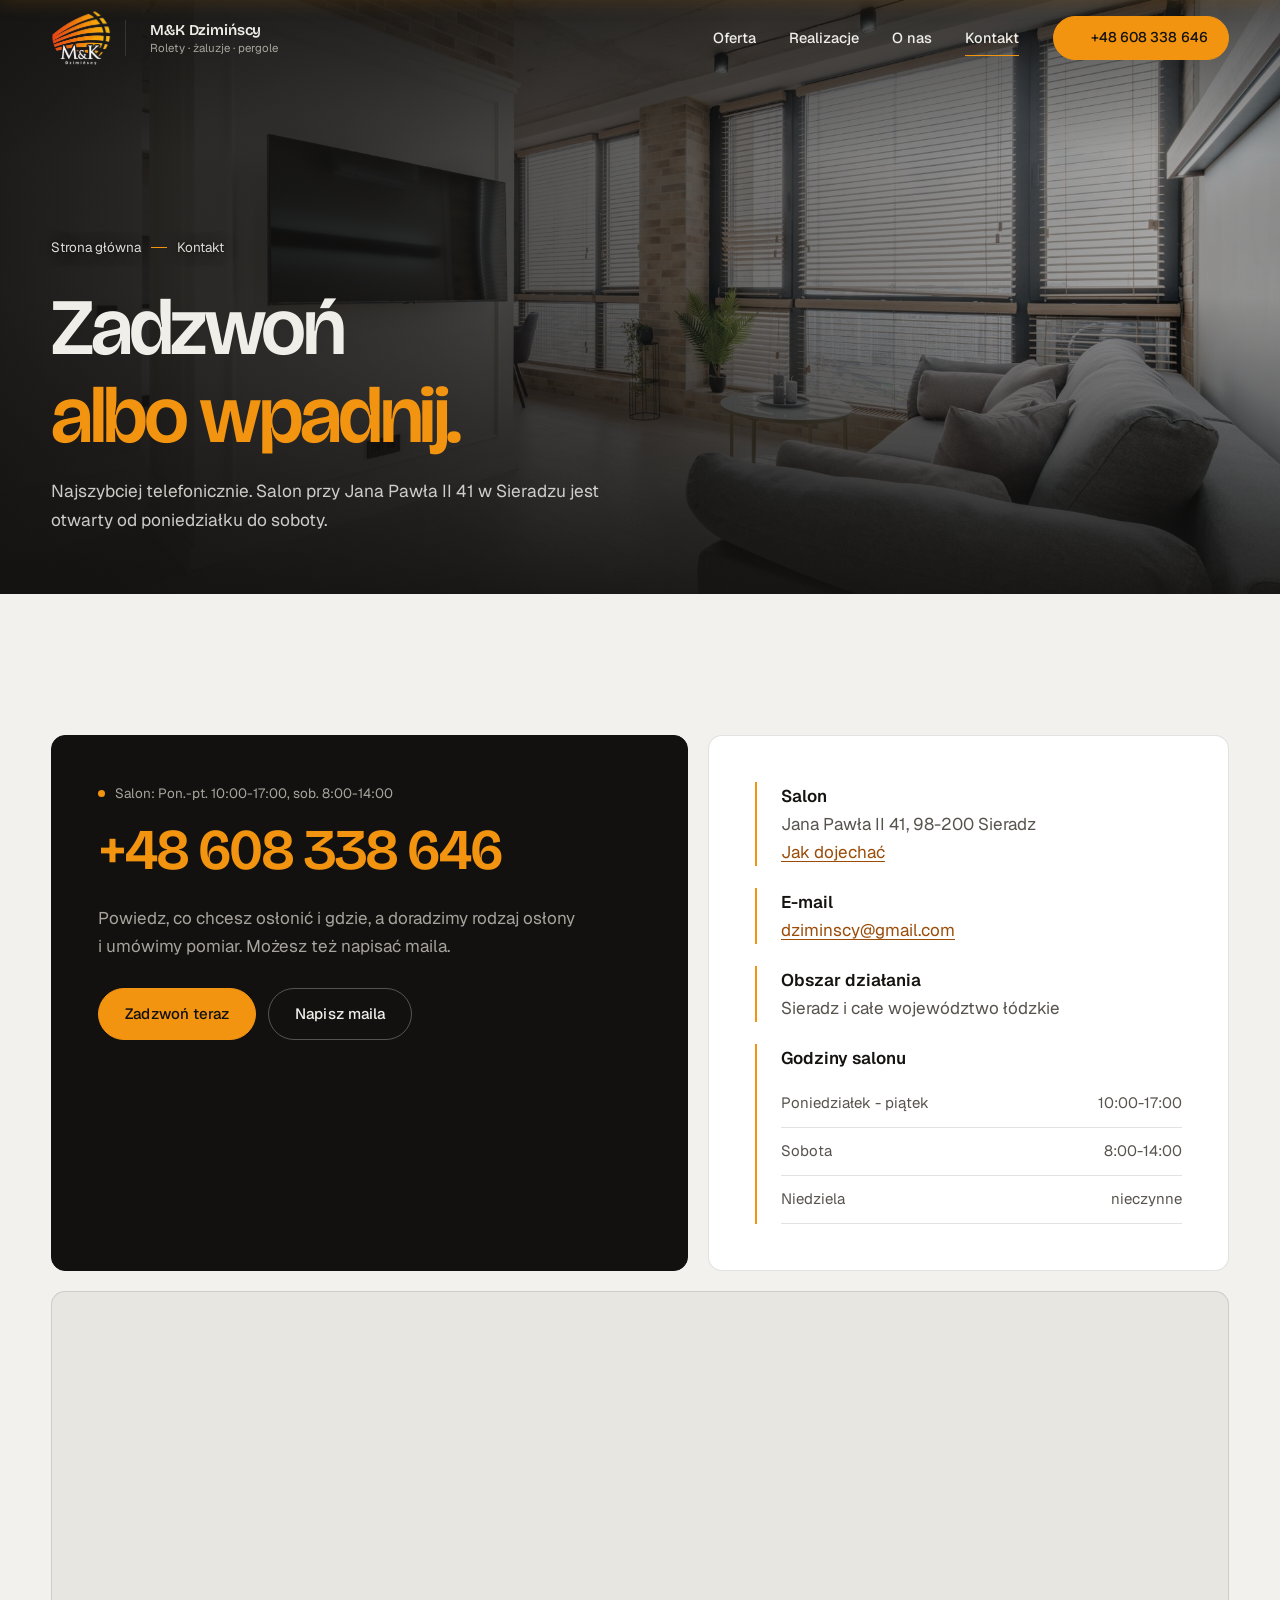
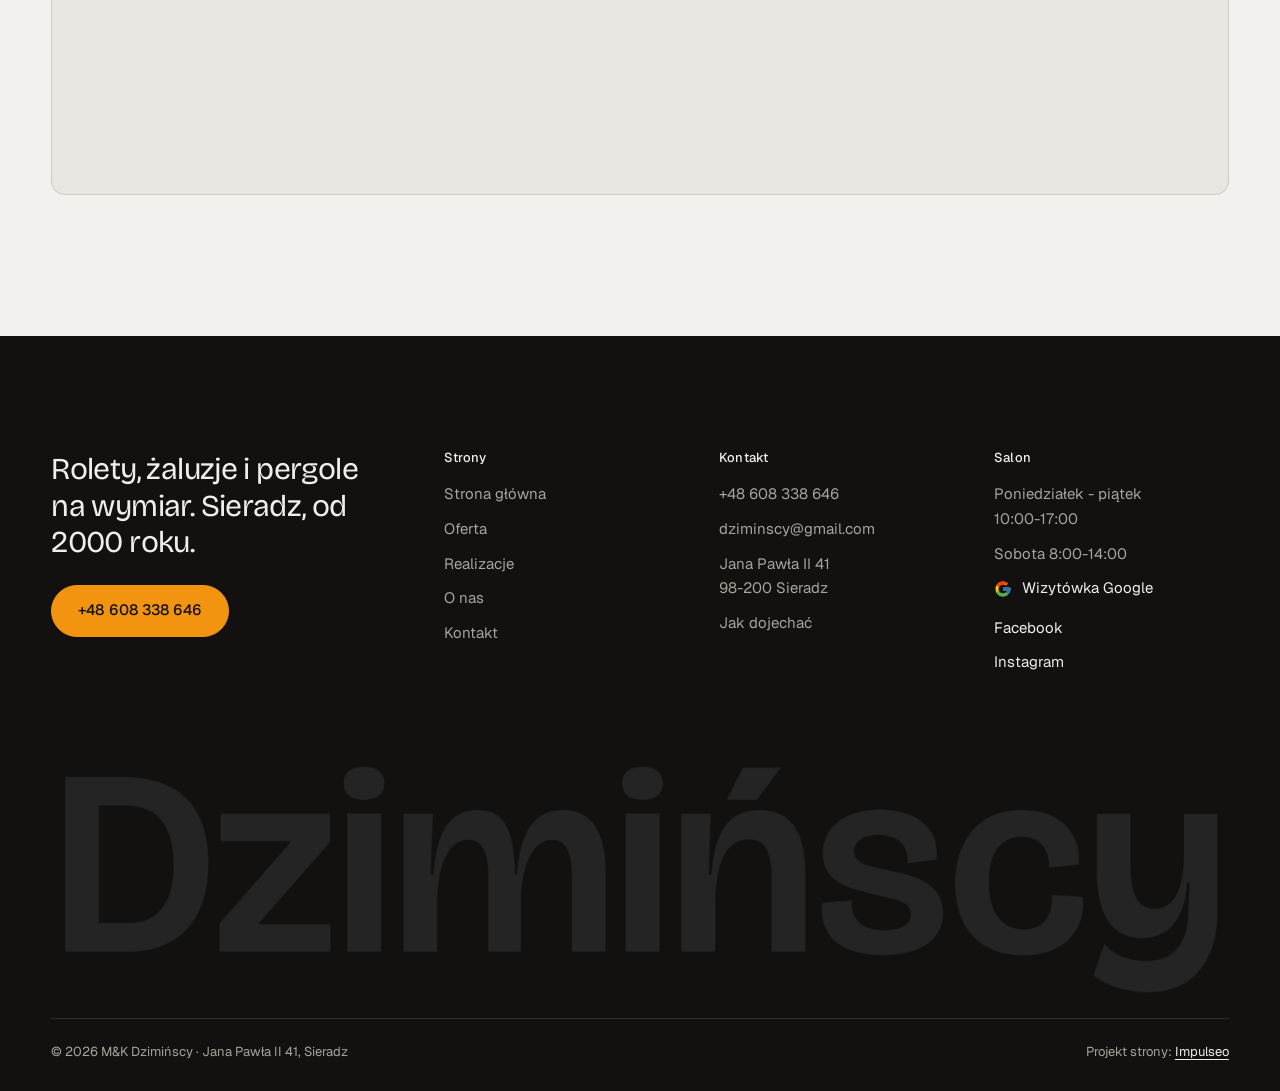
<file: kontakt.html>
<!DOCTYPE html>
<html lang="pl">
<head>
<meta charset="UTF-8">
<meta name="viewport" content="width=device-width, initial-scale=1.0">
<title>Kontakt - salon rolet i żaluzji w Sieradzu | M&amp;K Dzimińscy</title>
<meta name="description" content="Salon M&amp;K Dzimińscy: Jana Pawła II 41, 98-200 Sieradz. Tel. +48 608 338 646, dziminscy@gmail.com. Pon.-pt. 10:00-17:00, sob. 8:00-14:00.">
<link rel="canonical" href="https://impulseo-pl.github.io/m-k-dziminscy/kontakt.html">
<meta name="robots" content="noindex, nofollow">
<meta name="theme-color" content="#121110">
<meta property="og:type" content="website">
<meta property="og:locale" content="pl_PL">
<meta property="og:site_name" content="M&amp;K Dzimińscy">
<meta property="og:title" content="Kontakt - salon rolet i żaluzji w Sieradzu | M&amp;K Dzimińscy">
<meta property="og:description" content="Salon M&amp;K Dzimińscy: Jana Pawła II 41, 98-200 Sieradz. Tel. +48 608 338 646, dziminscy@gmail.com. Pon.-pt. 10:00-17:00, sob. 8:00-14:00.">
<meta property="og:url" content="https://impulseo-pl.github.io/m-k-dziminscy/kontakt.html">
<meta property="og:image" content="https://impulseo-pl.github.io/m-k-dziminscy/img/og.jpg">
<meta property="og:image:width" content="1200">
<meta property="og:image:height" content="630">
<meta name="twitter:card" content="summary_large_image">
<link rel="icon" type="image/png" href="img/logo-znak.png">
<script type="application/ld+json">{"@context": "https://schema.org", "@type": "LocalBusiness", "name": "M&K Dzimińscy", "description": "Rolety, żaluzje, plisy, markizy i pergole na wymiar. Salon w Sieradzu, od 2000 roku.", "url": "https://impulseo-pl.github.io/m-k-dziminscy/", "telephone": "+48608338646", "email": "dziminscy@gmail.com", "image": "https://impulseo-pl.github.io/m-k-dziminscy/img/og.jpg", "address": {"@type": "PostalAddress", "streetAddress": "Jana Pawła II 41", "postalCode": "98-200", "addressLocality": "Sieradz", "addressRegion": "łódzkie", "addressCountry": "PL"}, "geo": {"@type": "GeoCoordinates", "latitude": 51.5901275, "longitude": 18.7257424}, "openingHours": ["Mo-Fr 10:00-17:00", "Sa 08:00-14:00"], "areaServed": ["Sieradz", "województwo łódzkie"], "foundingDate": "2000", "aggregateRating": {"@type": "AggregateRating", "ratingValue": "4.2", "reviewCount": "55"}, "sameAs": ["https://maps.google.com/?cid=8143265650761474444", "https://www.facebook.com/roletydziminscy/", "https://www.instagram.com/roletydziminscy/"]}</script>
<script>(function(){var d=document.documentElement;d.classList.add('js');try{if(!window.matchMedia('(prefers-reduced-motion: reduce)').matches)d.classList.add('anim');}catch(e){}setTimeout(function(){if(!d.classList.contains('anim-ok'))d.classList.remove('anim');},3500);})();</script>
<script>(function(){try{var d=document.documentElement,q=/[?&]intro/.test(location.search);if(!q&&window.matchMedia&&matchMedia('(prefers-reduced-motion: reduce)').matches)return;if(!q&&sessionStorage.getItem('mkd_intro'))return;sessionStorage.setItem('mkd_intro','1');d.classList.add('intro-on');setTimeout(function(){d.classList.remove('intro-on','intro-gra','intro-out');d.classList.add('hero-go')},4600);}catch(e){}})();</script>
<link rel="preload" as="image" href="img/ph2.jpg" fetchpriority="high">
<link rel="preload" as="image" href="img/logo-znak.png">
<link rel="preconnect" href="https://fonts.googleapis.com">
<link rel="preconnect" href="https://fonts.gstatic.com" crossorigin>
<link href="https://fonts.googleapis.com/css2?family=Bricolage+Grotesque:opsz,wght@12..96,400..700&family=Geist:wght@400..600&display=swap" rel="stylesheet">
<link rel="stylesheet" href="assets/styles.css?v=20261030">
<script src="assets/lenis.min.js?v=1.1.20" defer></script>
<script src="assets/main.js?v=20261030" defer></script>
</head>
<body>
<a class="skip" href="#tresc">Przejdź do treści</a>
<header class="site-head">
<div class="intro" aria-hidden="true"><span class="intro-line"><i></i></span><span class="intro-meta">rolety · żaluzje · pergole · Sieradz</span></div><div class="head-in">
  <a class="brand" href="index.html" aria-label="M&amp;K Dzimińscy - strona główna">
    <span class="znak"><span class="wm"><img class="brand-logo" src="img/logo-znak.png" alt="M&amp;K Dzimińscy" width="480" height="445" decoding="async"><span class="lam" aria-hidden="true"><i style="--n:0"></i><i style="--n:1"></i><i style="--n:2"></i><i style="--n:3"></i><i style="--n:4"></i><i style="--n:5"></i><i style="--n:6"></i><i style="--n:7"></i></span></span></span>
    <span class="brand-sub"><b>M&amp;K Dzimińscy</b>Rolety · żaluzje · pergole</span>
  </a>
  <nav class="nav-links" aria-label="Menu główne">
    <a class="nl" href="oferta.html">Oferta</a><a class="nl" href="realizacje.html">Realizacje</a><a class="nl" href="o-nas.html">O&nbsp;nas</a><a class="nl" href="kontakt.html" aria-current="page">Kontakt</a>
    <a class="btn btn-accent nav-cta" href="tel:+48608338646"><span class="dot" aria-hidden="true"></span>+48 608 338 646</a>
  </nav>
  <button class="burger" type="button" aria-label="Otwórz menu" aria-expanded="false" aria-controls="mnav"><span></span><span></span></button>
</div>
</header>
<script>(function(){var d=document.documentElement;if(!d.classList.contains('intro-on'))return;
var wyszlo=false,koniec=false,t0=Date.now();
function heroGotowe(){var im=document.querySelector('.hero-media img,.pagehead-media img');return !!(im&&im.complete&&im.naturalWidth>0);}
function sprzataj(){if(koniec)return;koniec=true;d.classList.add('hero-go');d.classList.remove('intro-on','intro-gra','intro-out');
['--i-w','--i-h','--i-px','--i-py','--i-zmniejsz','--i-baza-w','--i-baza-h'].forEach(function(k){d.style.removeProperty(k);});
try{document.dispatchEvent(new Event('wejscie:koniec'));}catch(e){}}
function wyjdz(){if(wyszlo||koniec)return;wyszlo=true;d.classList.add('intro-out');setTimeout(function(){d.classList.add('hero-go');},240);setTimeout(sprzataj,880);}
function moze(){if(wyszlo||koniec)return;var t=Date.now()-t0;if(t>=1320&&(heroGotowe()||t>=1700))wyjdz();else setTimeout(moze,60);}
try{var znak=document.querySelector('.brand .znak'),wm=znak&&znak.querySelector('.wm');if(!wm){sprzataj();return;}
znak.classList.add('mierze');var r=wm.getBoundingClientRect();znak.classList.remove('mierze');
if(!r.width||!r.height){sprzataj();return;}
var W=window.innerWidth,H=window.innerHeight,cel=W<680?Math.min(W*0.56,H*0.3,240):Math.min(W*0.22,H*0.36,320);cel=Math.max(r.width,cel);
var u=function(k,v){d.style.setProperty(k,v);};
u('--i-w',Math.round(cel)+'px');u('--i-h',Math.round(cel*r.height/r.width)+'px');u('--i-zmniejsz',(r.width/cel).toFixed(4));
u('--i-px',Math.round(r.left+r.width/2-W/2)+'px');u('--i-py',Math.round(r.top+r.height/2-H/2)+'px');
u('--i-baza-w',Math.round(r.width)+'px');u('--i-baza-h',Math.round(r.height)+'px');
requestAnimationFrame(function(){requestAnimationFrame(function(){d.classList.add('intro-gra');t0=Date.now();moze();});});
['wheel','touchstart','keydown','pointerdown'].forEach(function(ev){window.addEventListener(ev,function(){sprzataj();},{once:true,passive:true});});
setTimeout(sprzataj,3900);
}catch(e){sprzataj();}})();</script>
<div class="mnav" id="mnav">
  <div class="mnav-in">
    <a class="ml" href="index.html">Strona&nbsp;główna</a><a class="ml" href="oferta.html">Oferta</a><a class="ml" href="realizacje.html">Realizacje</a><a class="ml" href="o-nas.html">O&nbsp;nas</a><a class="ml" href="kontakt.html" aria-current="page">Kontakt</a>
    <div class="mnav-foot">
      <span>Salon w&nbsp;Sieradzu: Pon.-pt. 10:00-17:00, sob. 8:00-14:00</span>
      <a class="btn btn-accent" href="tel:+48608338646">+48 608 338 646</a>
    </div>
  </div>
</div>
<main id="tresc">

<section class="pagehead">
  <div class="pagehead-media"><img src="img/ph2.jpg" alt="Salon w lofcie z żaluzjami na dużych oknach" width="1880" height="1253" decoding="async" fetchpriority="high"></div>
  <div class="ph-in">
    <p class="crumb up" style="--d:0"><a href="index.html">Strona główna</a><span class="sl" aria-hidden="true"></span>Kontakt</p>
    <h1><span class="ln"><span class="ln-i" style="--k:0">Zadzwoń</span></span><span class="ln"><span class="ln-i" style="--k:1"><em>albo wpadnij.</em></span></span></h1>
    <p class="ph-lead up" style="--d:300">Najszybciej telefonicznie. Salon przy Jana Pawła II 41 w&nbsp;Sieradzu jest otwarty od poniedziałku do soboty.</p>
  </div>
</section>
<section class="sec">
  <div class="wrap">
    <div class="k-grid">
      <div class="k-card dark rv">
        <span class="lbl"><span class="dot" aria-hidden="true"></span>Salon: Pon.-pt. 10:00-17:00, sob. 8:00-14:00</span>
        <a class="k-phone" href="tel:+48608338646">+48 608 338 646</a>
        <p>Powiedz, co chcesz osłonić i&nbsp;gdzie, a&nbsp;doradzimy rodzaj osłony i&nbsp;umówimy pomiar. Możesz też napisać maila.</p>
        <div class="cta-row" style="margin-top:28px">
          <a class="btn btn-accent" href="tel:+48608338646">Zadzwoń teraz</a>
          <a class="btn btn-ghost" href="mailto:dziminscy@gmail.com">Napisz maila</a>
        </div>
      </div>
      <div class="k-card rv" style="--d:120">
        <ul class="k-list">
          <li><b>Salon</b><span>Jana Pawła II 41, 98-200 Sieradz</span><br><a class="u" href="https://maps.google.com/?cid=8143265650761474444" target="_blank" rel="noopener">Jak dojechać</a></li>
          <li><b>E-mail</b><a class="u" href="mailto:dziminscy@gmail.com">dziminscy@gmail.com</a></li>
          <li><b>Obszar działania</b><span>Sieradz i&nbsp;całe województwo łódzkie</span></li>
          <li><b>Godziny salonu</b>
            <ul class="hours"><li><span>Poniedziałek - piątek</span><span>10:00-17:00</span></li><li><span>Sobota</span><span>8:00-14:00</span></li><li><span>Niedziela</span><span>nieczynne</span></li></ul></li>
        </ul>
      </div>
    </div>
    <div class="map map-lg rv">
      <iframe title="Mapa dojazdu - salon M&amp;K Dzimińscy, Jana Pawła II 41 w Sieradzu" src="https://maps.google.com/maps?q=51.5901275,18.7257424&z=15&output=embed" loading="lazy" referrerpolicy="no-referrer-when-downgrade"></iframe>
    </div>
  </div>
</section>
</main>
<footer class="site-foot">
  <div class="wrap">
    <div class="foot-top">
      <div>
        <p class="foot-claim">Rolety, żaluzje i&nbsp;pergole na wymiar. Sieradz, od 2000 roku.</p>
        <a class="btn btn-accent" href="tel:+48608338646">+48 608 338 646</a>
      </div>
      <div>
        <h4>Strony</h4>
        <ul><li><a href="index.html">Strona&nbsp;główna</a></li><li><a href="oferta.html">Oferta</a></li><li><a href="realizacje.html">Realizacje</a></li><li><a href="o-nas.html">O&nbsp;nas</a></li><li><a href="kontakt.html">Kontakt</a></li></ul>
      </div>
      <div>
        <h4>Kontakt</h4>
        <ul>
          <li><a href="tel:+48608338646">+48 608 338 646</a></li>
          <li><a href="mailto:dziminscy@gmail.com">dziminscy@gmail.com</a></li>
          <li>Jana Pawła II 41<br>98-200 Sieradz</li>
          <li><a href="https://maps.google.com/?cid=8143265650761474444" target="_blank" rel="noopener">Jak dojechać</a></li>
        </ul>
      </div>
      <div>
        <h4>Salon</h4>
        <ul>
          <li>Poniedziałek - piątek<br>10:00-17:00</li>
          <li>Sobota 8:00-14:00</li>
          <li><a class="soc" href="https://maps.google.com/?cid=8143265650761474444" target="_blank" rel="noopener" aria-label="Wizytówka M&amp;K Dzimińscy w Google"><svg class="g-logo" viewBox="0 0 48 48" aria-hidden="true"><path fill="#FFC107" d="M43.6 20.5H42V20H24v8h11.3C33.7 32.7 29.2 36 24 36c-6.6 0-12-5.4-12-12s5.4-12 12-12c3.1 0 5.8 1.2 7.9 3.1l5.7-5.7C34 6.1 29.3 4 24 4 12.9 4 4 12.9 4 24s8.9 20 20 20 20-8.9 20-20c0-1.3-.1-2.4-.4-3.5z"/><path fill="#FF3D00" d="m6.3 14.7 6.6 4.8C14.7 15.1 19 12 24 12c3.1 0 5.8 1.2 7.9 3.1l5.7-5.7C34 6.1 29.3 4 24 4 16.3 4 9.7 8.3 6.3 14.7z"/><path fill="#4CAF50" d="M24 44c5.2 0 9.9-2 13.4-5.2l-6.2-5.2A11.9 11.9 0 0 1 24 36c-5.2 0-9.6-3.3-11.3-7.9l-6.5 5C9.5 39.6 16.2 44 24 44z"/><path fill="#1976D2" d="M43.6 20.5H42V20H24v8h11.3a12 12 0 0 1-4.1 5.6l6.2 5.2C37 39.2 44 34 44 24c0-1.3-.1-2.4-.4-3.5z"/></svg>Wizytówka Google</a></li>
          <li><a class="soc" href="https://www.facebook.com/roletydziminscy/" target="_blank" rel="noopener" aria-label="M&amp;K Dzimińscy na Facebooku">Facebook</a></li>
          <li><a class="soc" href="https://www.instagram.com/roletydziminscy/" target="_blank" rel="noopener" aria-label="M&amp;K Dzimińscy na Instagramie">Instagram</a></li>
        </ul>
      </div>
    </div>
    <div class="foot-mark" aria-hidden="true"><img src="img/foot-mark.png" alt="" width="2880" height="562" loading="lazy" decoding="async"></div>
    <div class="foot-bottom">
      <span>© 2026 M&amp;K Dzimińscy · Jana Pawła II 41, Sieradz</span>
      <span>Projekt strony: <a class="foot-credit" href="https://impulseo.pl" target="_blank" rel="noopener">Impulseo</a></span>
    </div>
  </div>
</footer>
<div class="sticky-call">
  <a class="btn btn-accent" href="tel:+48608338646">Zadzwoń</a>
  <a class="btn btn-ghost" href="kontakt.html">Kontakt i&nbsp;dojazd</a>
</div>
</body>
</html>
</file>
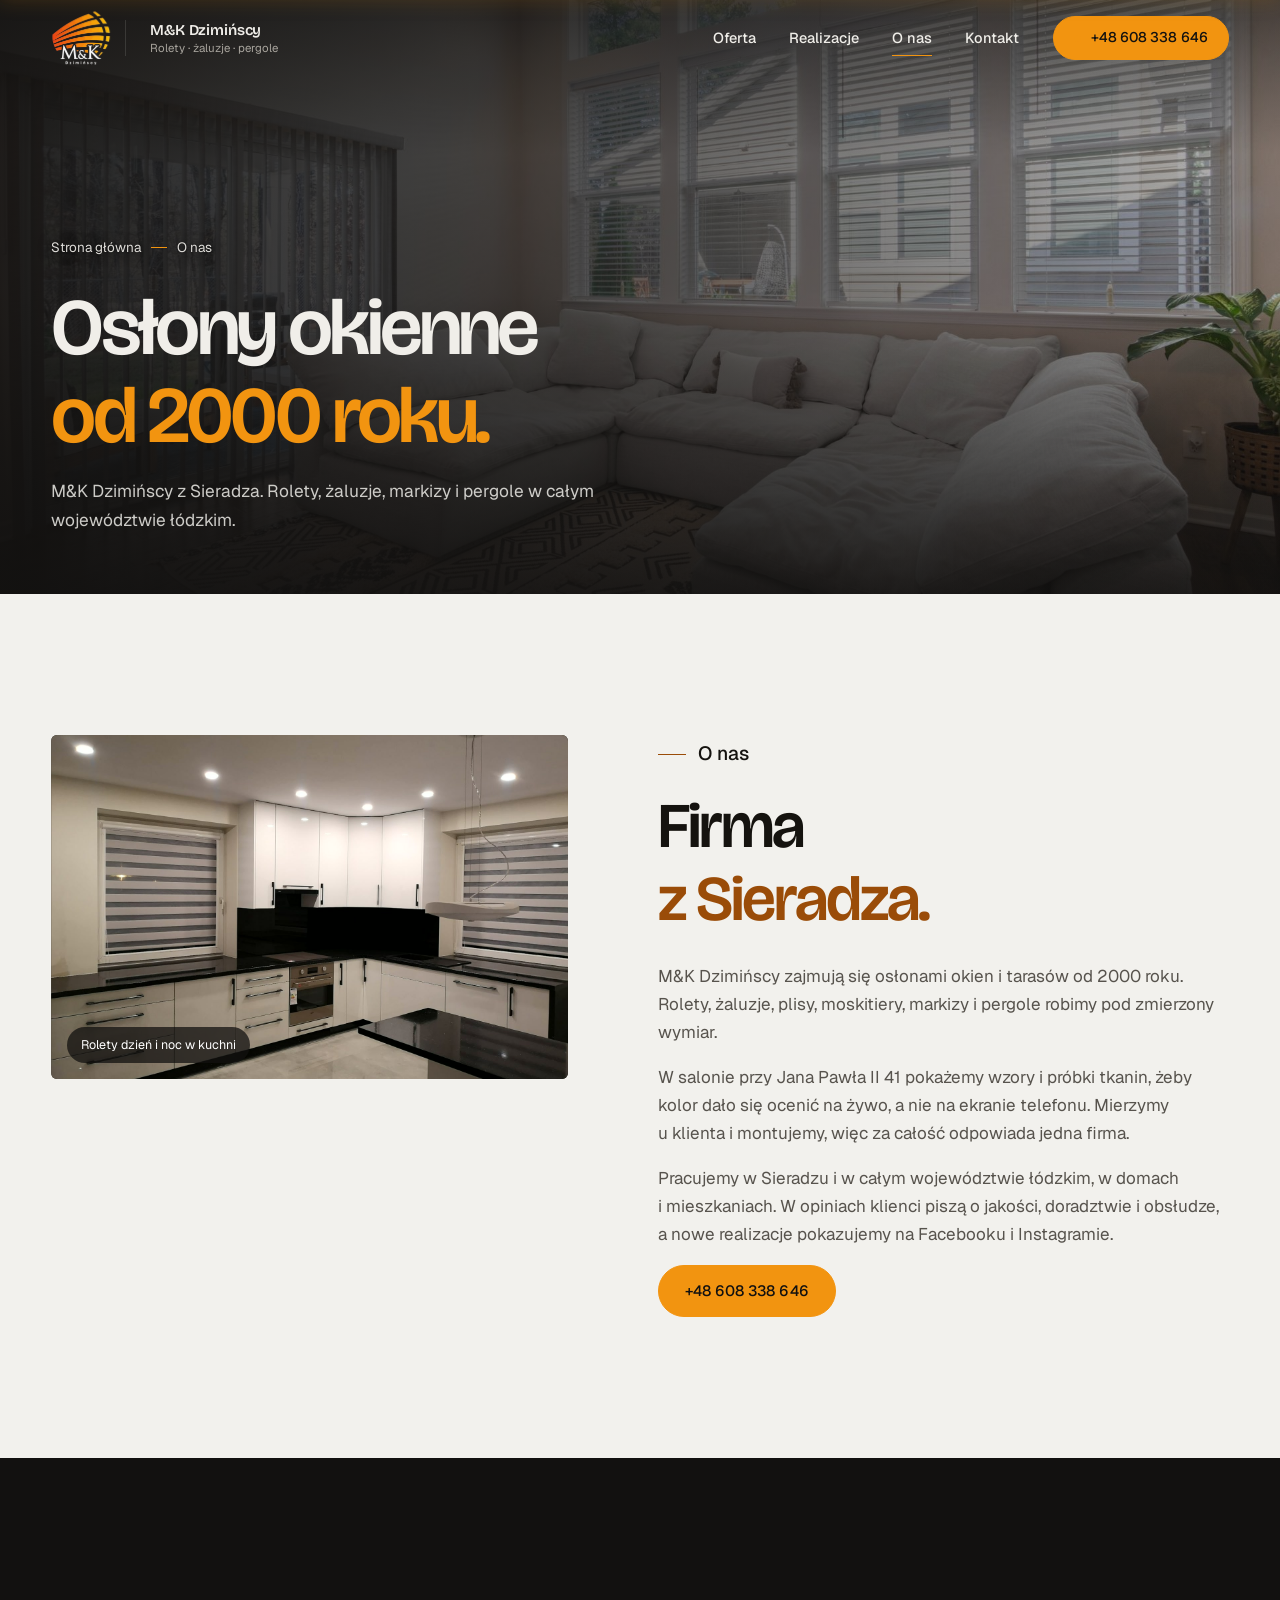
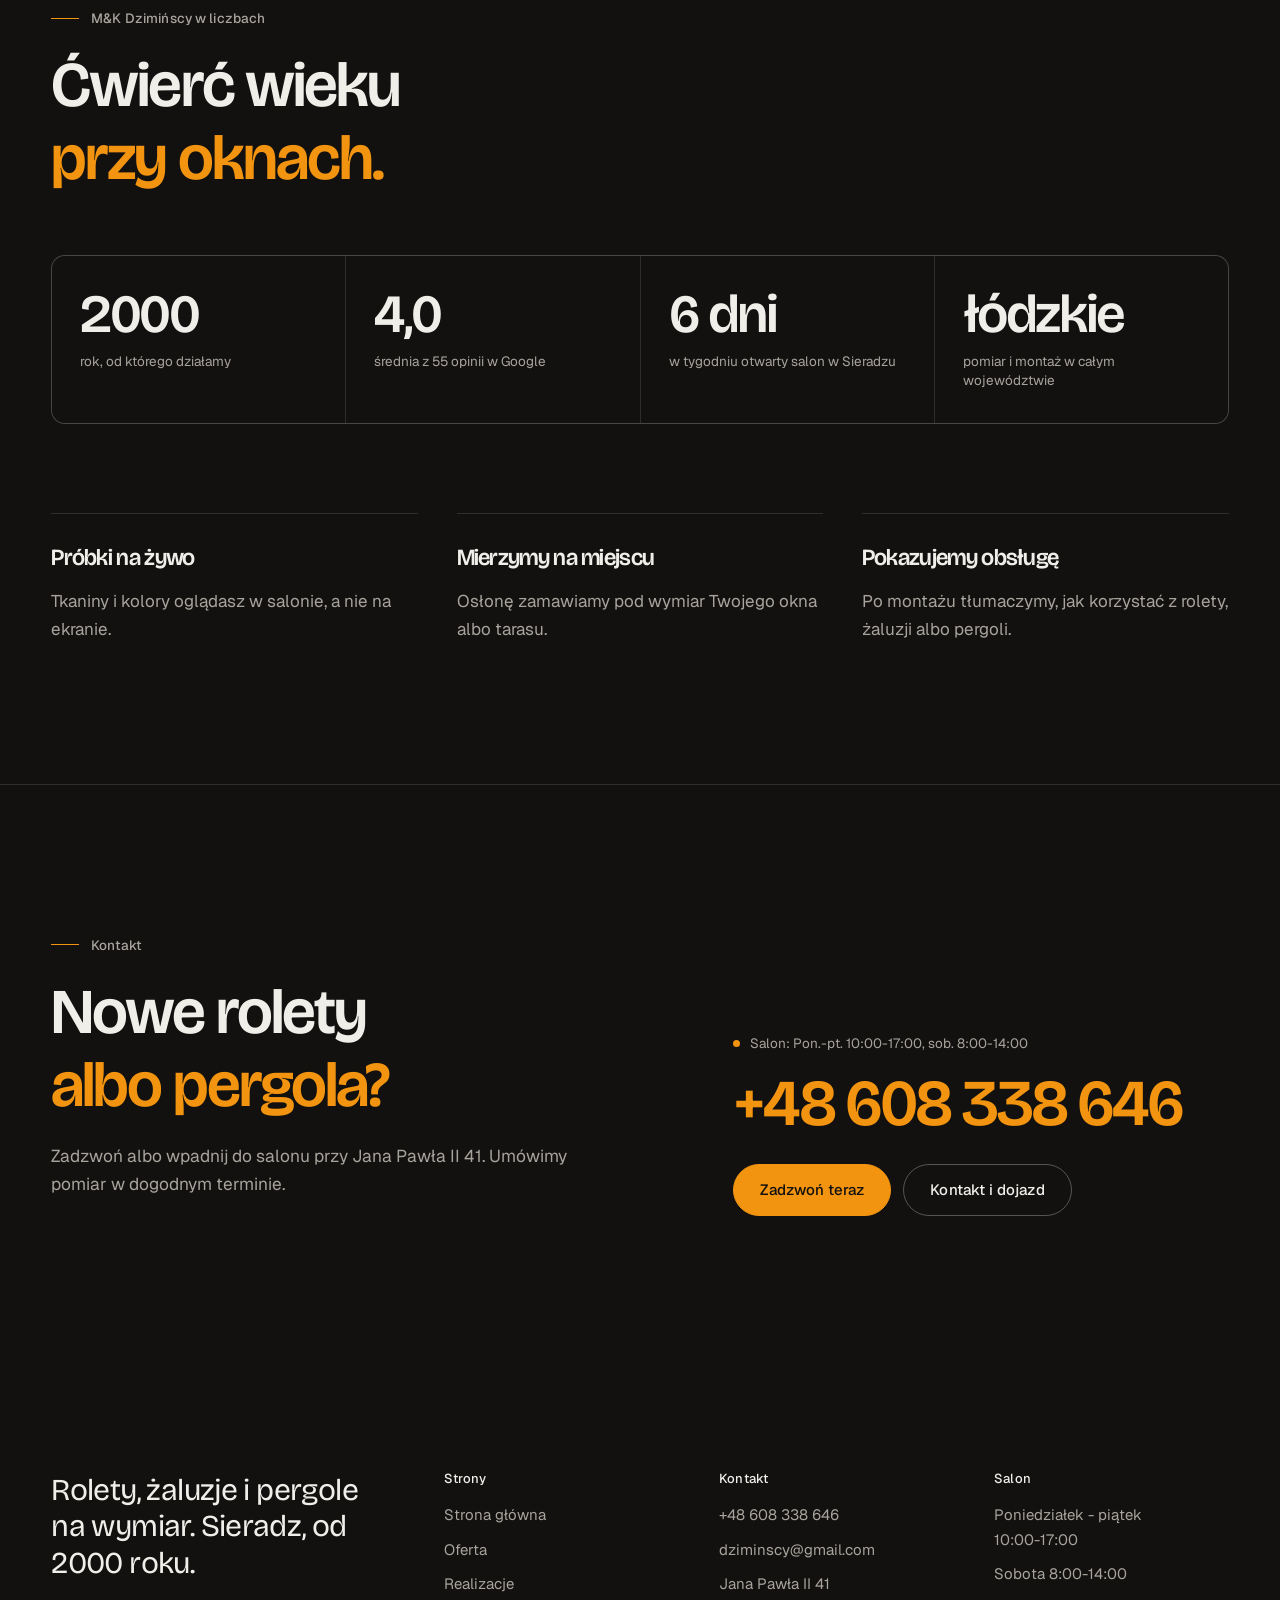
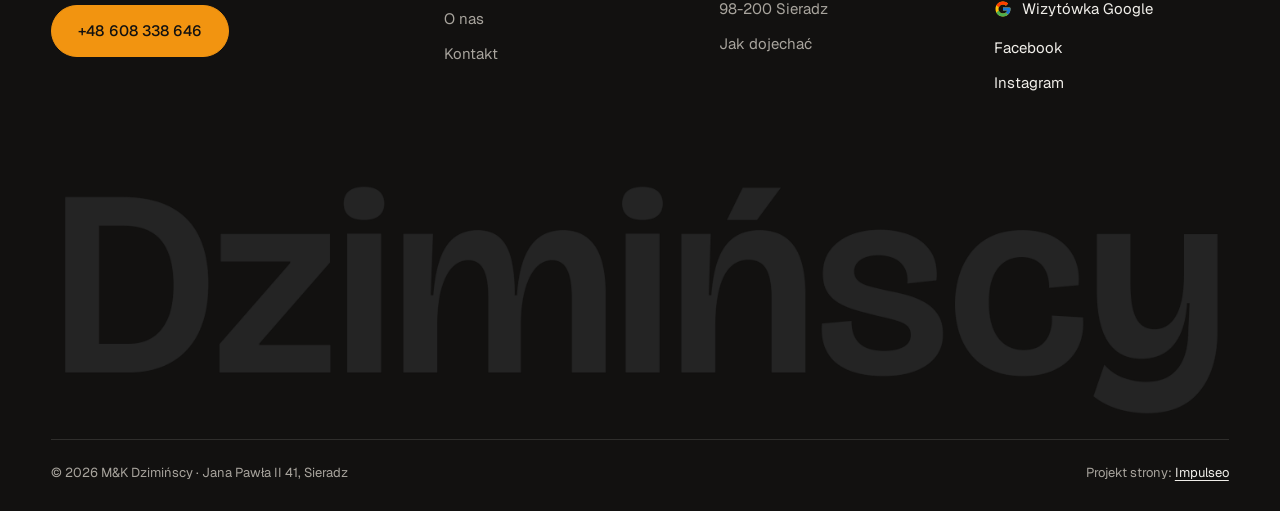
<file: o-nas.html>
<!DOCTYPE html>
<html lang="pl">
<head>
<meta charset="UTF-8">
<meta name="viewport" content="width=device-width, initial-scale=1.0">
<title>O nas - osłony okienne w Sieradzu od 2000 roku | M&amp;K Dzimińscy</title>
<meta name="description" content="M&amp;K Dzimińscy z Sieradza: rolety, żaluzje, plisy, markizy i pergole od 2000 roku. Salon przy Jana Pawła II 41, pomiar i montaż w województwie łódzkim.">
<link rel="canonical" href="https://impulseo-pl.github.io/m-k-dziminscy/o-nas.html">
<meta name="robots" content="noindex, nofollow">
<meta name="theme-color" content="#121110">
<meta property="og:type" content="website">
<meta property="og:locale" content="pl_PL">
<meta property="og:site_name" content="M&amp;K Dzimińscy">
<meta property="og:title" content="O nas - osłony okienne w Sieradzu od 2000 roku | M&amp;K Dzimińscy">
<meta property="og:description" content="M&amp;K Dzimińscy z Sieradza: rolety, żaluzje, plisy, markizy i pergole od 2000 roku. Salon przy Jana Pawła II 41, pomiar i montaż w województwie łódzkim.">
<meta property="og:url" content="https://impulseo-pl.github.io/m-k-dziminscy/o-nas.html">
<meta property="og:image" content="https://impulseo-pl.github.io/m-k-dziminscy/img/og.jpg">
<meta property="og:image:width" content="1200">
<meta property="og:image:height" content="630">
<meta name="twitter:card" content="summary_large_image">
<link rel="icon" type="image/png" href="img/logo-znak.png">
<script type="application/ld+json">{"@context": "https://schema.org", "@type": "LocalBusiness", "name": "M&K Dzimińscy", "description": "Rolety, żaluzje, plisy, markizy i pergole na wymiar. Salon w Sieradzu, od 2000 roku.", "url": "https://impulseo-pl.github.io/m-k-dziminscy/", "telephone": "+48608338646", "email": "dziminscy@gmail.com", "image": "https://impulseo-pl.github.io/m-k-dziminscy/img/og.jpg", "address": {"@type": "PostalAddress", "streetAddress": "Jana Pawła II 41", "postalCode": "98-200", "addressLocality": "Sieradz", "addressRegion": "łódzkie", "addressCountry": "PL"}, "geo": {"@type": "GeoCoordinates", "latitude": 51.5901275, "longitude": 18.7257424}, "openingHours": ["Mo-Fr 10:00-17:00", "Sa 08:00-14:00"], "areaServed": ["Sieradz", "województwo łódzkie"], "foundingDate": "2000", "aggregateRating": {"@type": "AggregateRating", "ratingValue": "4.2", "reviewCount": "55"}, "sameAs": ["https://maps.google.com/?cid=8143265650761474444", "https://www.facebook.com/roletydziminscy/", "https://www.instagram.com/roletydziminscy/"]}</script>
<script>(function(){var d=document.documentElement;d.classList.add('js');try{if(!window.matchMedia('(prefers-reduced-motion: reduce)').matches)d.classList.add('anim');}catch(e){}setTimeout(function(){if(!d.classList.contains('anim-ok'))d.classList.remove('anim');},3500);})();</script>
<script>(function(){try{var d=document.documentElement,q=/[?&]intro/.test(location.search);if(!q&&window.matchMedia&&matchMedia('(prefers-reduced-motion: reduce)').matches)return;if(!q&&sessionStorage.getItem('mkd_intro'))return;sessionStorage.setItem('mkd_intro','1');d.classList.add('intro-on');setTimeout(function(){d.classList.remove('intro-on','intro-gra','intro-out');d.classList.add('hero-go')},4600);}catch(e){}})();</script>
<link rel="preload" as="image" href="img/ph4.jpg" fetchpriority="high">
<link rel="preload" as="image" href="img/logo-znak.png">
<link rel="preconnect" href="https://fonts.googleapis.com">
<link rel="preconnect" href="https://fonts.gstatic.com" crossorigin>
<link href="https://fonts.googleapis.com/css2?family=Bricolage+Grotesque:opsz,wght@12..96,400..700&family=Geist:wght@400..600&display=swap" rel="stylesheet">
<link rel="stylesheet" href="assets/styles.css?v=20261030">
<script src="assets/lenis.min.js?v=1.1.20" defer></script>
<script src="assets/main.js?v=20261030" defer></script>
</head>
<body>
<a class="skip" href="#tresc">Przejdź do treści</a>
<header class="site-head">
<div class="intro" aria-hidden="true"><span class="intro-line"><i></i></span><span class="intro-meta">rolety · żaluzje · pergole · Sieradz</span></div><div class="head-in">
  <a class="brand" href="index.html" aria-label="M&amp;K Dzimińscy - strona główna">
    <span class="znak"><span class="wm"><img class="brand-logo" src="img/logo-znak.png" alt="M&amp;K Dzimińscy" width="480" height="445" decoding="async"><span class="lam" aria-hidden="true"><i style="--n:0"></i><i style="--n:1"></i><i style="--n:2"></i><i style="--n:3"></i><i style="--n:4"></i><i style="--n:5"></i><i style="--n:6"></i><i style="--n:7"></i></span></span></span>
    <span class="brand-sub"><b>M&amp;K Dzimińscy</b>Rolety · żaluzje · pergole</span>
  </a>
  <nav class="nav-links" aria-label="Menu główne">
    <a class="nl" href="oferta.html">Oferta</a><a class="nl" href="realizacje.html">Realizacje</a><a class="nl" href="o-nas.html" aria-current="page">O&nbsp;nas</a><a class="nl" href="kontakt.html">Kontakt</a>
    <a class="btn btn-accent nav-cta" href="tel:+48608338646"><span class="dot" aria-hidden="true"></span>+48 608 338 646</a>
  </nav>
  <button class="burger" type="button" aria-label="Otwórz menu" aria-expanded="false" aria-controls="mnav"><span></span><span></span></button>
</div>
</header>
<script>(function(){var d=document.documentElement;if(!d.classList.contains('intro-on'))return;
var wyszlo=false,koniec=false,t0=Date.now();
function heroGotowe(){var im=document.querySelector('.hero-media img,.pagehead-media img');return !!(im&&im.complete&&im.naturalWidth>0);}
function sprzataj(){if(koniec)return;koniec=true;d.classList.add('hero-go');d.classList.remove('intro-on','intro-gra','intro-out');
['--i-w','--i-h','--i-px','--i-py','--i-zmniejsz','--i-baza-w','--i-baza-h'].forEach(function(k){d.style.removeProperty(k);});
try{document.dispatchEvent(new Event('wejscie:koniec'));}catch(e){}}
function wyjdz(){if(wyszlo||koniec)return;wyszlo=true;d.classList.add('intro-out');setTimeout(function(){d.classList.add('hero-go');},240);setTimeout(sprzataj,880);}
function moze(){if(wyszlo||koniec)return;var t=Date.now()-t0;if(t>=1320&&(heroGotowe()||t>=1700))wyjdz();else setTimeout(moze,60);}
try{var znak=document.querySelector('.brand .znak'),wm=znak&&znak.querySelector('.wm');if(!wm){sprzataj();return;}
znak.classList.add('mierze');var r=wm.getBoundingClientRect();znak.classList.remove('mierze');
if(!r.width||!r.height){sprzataj();return;}
var W=window.innerWidth,H=window.innerHeight,cel=W<680?Math.min(W*0.56,H*0.3,240):Math.min(W*0.22,H*0.36,320);cel=Math.max(r.width,cel);
var u=function(k,v){d.style.setProperty(k,v);};
u('--i-w',Math.round(cel)+'px');u('--i-h',Math.round(cel*r.height/r.width)+'px');u('--i-zmniejsz',(r.width/cel).toFixed(4));
u('--i-px',Math.round(r.left+r.width/2-W/2)+'px');u('--i-py',Math.round(r.top+r.height/2-H/2)+'px');
u('--i-baza-w',Math.round(r.width)+'px');u('--i-baza-h',Math.round(r.height)+'px');
requestAnimationFrame(function(){requestAnimationFrame(function(){d.classList.add('intro-gra');t0=Date.now();moze();});});
['wheel','touchstart','keydown','pointerdown'].forEach(function(ev){window.addEventListener(ev,function(){sprzataj();},{once:true,passive:true});});
setTimeout(sprzataj,3900);
}catch(e){sprzataj();}})();</script>
<div class="mnav" id="mnav">
  <div class="mnav-in">
    <a class="ml" href="index.html">Strona&nbsp;główna</a><a class="ml" href="oferta.html">Oferta</a><a class="ml" href="realizacje.html">Realizacje</a><a class="ml" href="o-nas.html" aria-current="page">O&nbsp;nas</a><a class="ml" href="kontakt.html">Kontakt</a>
    <div class="mnav-foot">
      <span>Salon w&nbsp;Sieradzu: Pon.-pt. 10:00-17:00, sob. 8:00-14:00</span>
      <a class="btn btn-accent" href="tel:+48608338646">+48 608 338 646</a>
    </div>
  </div>
</div>
<main id="tresc">

<section class="pagehead">
  <div class="pagehead-media"><img src="img/ph4.jpg" alt="Jasny salon z żaluzjami na dużych oknach" width="1880" height="1253" decoding="async" fetchpriority="high"></div>
  <div class="ph-in">
    <p class="crumb up" style="--d:0"><a href="index.html">Strona główna</a><span class="sl" aria-hidden="true"></span>O&nbsp;nas</p>
    <h1><span class="ln"><span class="ln-i" style="--k:0">Osłony okienne</span></span><span class="ln"><span class="ln-i" style="--k:1"><em>od 2000 roku.</em></span></span></h1>
    <p class="ph-lead up" style="--d:300">M&amp;K Dzimińscy z&nbsp;Sieradza. Rolety, żaluzje, markizy i&nbsp;pergole w&nbsp;całym województwie łódzkim.</p>
  </div>
</section>
<section class="sec">
  <div class="wrap story">
    <figure class="fig rv-img rv">
      <img src="img/about.jpg" alt="Kuchnia z roletami dzień i noc na dwóch oknach - realizacja M&amp;K Dzimińscy" width="1554" height="1154" decoding="async">
      <figcaption class="fig-tag">Rolety dzień i&nbsp;noc w&nbsp;kuchni</figcaption>
    </figure>
    <div class="story-txt">
      <p class="eyebrow rv">O&nbsp;nas</p>
      <h2 class="h2 rv rv-h"><span class="ln"><span class="ln-i" style="--k:0">Firma</span></span><span class="ln"><span class="ln-i" style="--k:1"><em>z&nbsp;Sieradza.</em></span></span></h2>
      <p class="rv" style="--d:100;margin-top:30px">M&amp;K Dzimińscy zajmują się osłonami okien i&nbsp;tarasów od 2000 roku. Rolety, żaluzje, plisy, moskitiery, markizy i&nbsp;pergole robimy pod zmierzony wymiar.</p>
      <p class="rv" style="--d:140">W&nbsp;salonie przy Jana Pawła II 41 pokażemy wzory i&nbsp;próbki tkanin, żeby kolor dało się ocenić na żywo, a&nbsp;nie na ekranie telefonu. Mierzymy u&nbsp;klienta i&nbsp;montujemy, więc za całość odpowiada jedna firma.</p>
      <p class="rv" style="--d:180">Pracujemy w&nbsp;Sieradzu i&nbsp;w całym województwie łódzkim, w&nbsp;domach i&nbsp;mieszkaniach. W&nbsp;opiniach klienci piszą o&nbsp;jakości, doradztwie i&nbsp;obsłudze, a&nbsp;nowe realizacje pokazujemy na Facebooku i&nbsp;Instagramie.</p>
      <a class="btn btn-accent rv" style="--d:220" href="tel:+48608338646">+48 608 338 646</a>
    </div>
  </div>
</section>

<section class="sec dark">
  <div class="wrap">
    <div class="sec-head">
      <div>
        <p class="eyebrow rv">M&amp;K Dzimińscy w&nbsp;liczbach</p>
        <h2 class="h2 rv rv-h"><span class="ln"><span class="ln-i" style="--k:0">Ćwierć wieku</span></span><span class="ln"><span class="ln-i" style="--k:1"><em>przy oknach.</em></span></span></h2>
      </div>
    </div>
    <div class="numbers rv">
      <div class="stat"><b>2000</b><span>rok, od którego działamy</span></div>
      <div class="stat"><b><span class="num" data-to="4,2">4,2</span></b><span>średnia z&nbsp;55 opinii w&nbsp;Google</span></div>
      <div class="stat"><b>6 dni</b><span>w&nbsp;tygodniu otwarty salon w&nbsp;Sieradzu</span></div>
      <div class="stat"><b>łódzkie</b><span>pomiar i&nbsp;montaż w&nbsp;całym województwie</span></div>
    </div>
    <div class="vals">
      <div class="val rv"><h3>Próbki na żywo</h3><p>Tkaniny i&nbsp;kolory oglądasz w&nbsp;salonie, a&nbsp;nie na ekranie.</p></div>
      <div class="val rv" style="--d:100"><h3>Mierzymy na miejscu</h3><p>Osłonę zamawiamy pod wymiar Twojego okna albo tarasu.</p></div>
      <div class="val rv" style="--d:200"><h3>Pokazujemy obsługę</h3><p>Po montażu tłumaczymy, jak korzystać z&nbsp;rolety, żaluzji albo pergoli.</p></div>
    </div>
  </div>
</section>
<section class="cta-band dark">
  <div class="wrap cta-grid">
    <div>
      <p class="eyebrow rv">Kontakt</p>
      <h2 class="h2 rv rv-h"><span class="ln"><span class="ln-i" style="--k:0">Nowe rolety</span></span><span class="ln"><span class="ln-i" style="--k:1"><em>albo pergola?</em></span></span></h2>
      <p class="lead rv" style="--d:120">Zadzwoń albo wpadnij do salonu przy Jana Pawła II 41. Umówimy pomiar w&nbsp;dogodnym terminie.</p>
    </div>
    <div class="cta-side rv" style="--d:180">
      <span class="lbl"><span class="dot" aria-hidden="true"></span>Salon: Pon.-pt. 10:00-17:00, sob. 8:00-14:00</span>
      <a class="cta-phone" href="tel:+48608338646">+48 608 338 646</a>
      <div class="cta-row">
        <a class="btn btn-accent" href="tel:+48608338646">Zadzwoń teraz</a>
        <a class="btn btn-ghost" href="kontakt.html">Kontakt i&nbsp;dojazd</a>
      </div>
    </div>
  </div>
</section>
</main>
<footer class="site-foot">
  <div class="wrap">
    <div class="foot-top">
      <div>
        <p class="foot-claim">Rolety, żaluzje i&nbsp;pergole na wymiar. Sieradz, od 2000 roku.</p>
        <a class="btn btn-accent" href="tel:+48608338646">+48 608 338 646</a>
      </div>
      <div>
        <h4>Strony</h4>
        <ul><li><a href="index.html">Strona&nbsp;główna</a></li><li><a href="oferta.html">Oferta</a></li><li><a href="realizacje.html">Realizacje</a></li><li><a href="o-nas.html">O&nbsp;nas</a></li><li><a href="kontakt.html">Kontakt</a></li></ul>
      </div>
      <div>
        <h4>Kontakt</h4>
        <ul>
          <li><a href="tel:+48608338646">+48 608 338 646</a></li>
          <li><a href="mailto:dziminscy@gmail.com">dziminscy@gmail.com</a></li>
          <li>Jana Pawła II 41<br>98-200 Sieradz</li>
          <li><a href="https://maps.google.com/?cid=8143265650761474444" target="_blank" rel="noopener">Jak dojechać</a></li>
        </ul>
      </div>
      <div>
        <h4>Salon</h4>
        <ul>
          <li>Poniedziałek - piątek<br>10:00-17:00</li>
          <li>Sobota 8:00-14:00</li>
          <li><a class="soc" href="https://maps.google.com/?cid=8143265650761474444" target="_blank" rel="noopener" aria-label="Wizytówka M&amp;K Dzimińscy w Google"><svg class="g-logo" viewBox="0 0 48 48" aria-hidden="true"><path fill="#FFC107" d="M43.6 20.5H42V20H24v8h11.3C33.7 32.7 29.2 36 24 36c-6.6 0-12-5.4-12-12s5.4-12 12-12c3.1 0 5.8 1.2 7.9 3.1l5.7-5.7C34 6.1 29.3 4 24 4 12.9 4 4 12.9 4 24s8.9 20 20 20 20-8.9 20-20c0-1.3-.1-2.4-.4-3.5z"/><path fill="#FF3D00" d="m6.3 14.7 6.6 4.8C14.7 15.1 19 12 24 12c3.1 0 5.8 1.2 7.9 3.1l5.7-5.7C34 6.1 29.3 4 24 4 16.3 4 9.7 8.3 6.3 14.7z"/><path fill="#4CAF50" d="M24 44c5.2 0 9.9-2 13.4-5.2l-6.2-5.2A11.9 11.9 0 0 1 24 36c-5.2 0-9.6-3.3-11.3-7.9l-6.5 5C9.5 39.6 16.2 44 24 44z"/><path fill="#1976D2" d="M43.6 20.5H42V20H24v8h11.3a12 12 0 0 1-4.1 5.6l6.2 5.2C37 39.2 44 34 44 24c0-1.3-.1-2.4-.4-3.5z"/></svg>Wizytówka Google</a></li>
          <li><a class="soc" href="https://www.facebook.com/roletydziminscy/" target="_blank" rel="noopener" aria-label="M&amp;K Dzimińscy na Facebooku">Facebook</a></li>
          <li><a class="soc" href="https://www.instagram.com/roletydziminscy/" target="_blank" rel="noopener" aria-label="M&amp;K Dzimińscy na Instagramie">Instagram</a></li>
        </ul>
      </div>
    </div>
    <div class="foot-mark" aria-hidden="true"><img src="img/foot-mark.png" alt="" width="2880" height="562" loading="lazy" decoding="async"></div>
    <div class="foot-bottom">
      <span>© 2026 M&amp;K Dzimińscy · Jana Pawła II 41, Sieradz</span>
      <span>Projekt strony: <a class="foot-credit" href="https://impulseo.pl" target="_blank" rel="noopener">Impulseo</a></span>
    </div>
  </div>
</footer>
<div class="sticky-call">
  <a class="btn btn-accent" href="tel:+48608338646">Zadzwoń</a>
  <a class="btn btn-ghost" href="kontakt.html">Kontakt i&nbsp;dojazd</a>
</div>
</body>
</html>
</file>
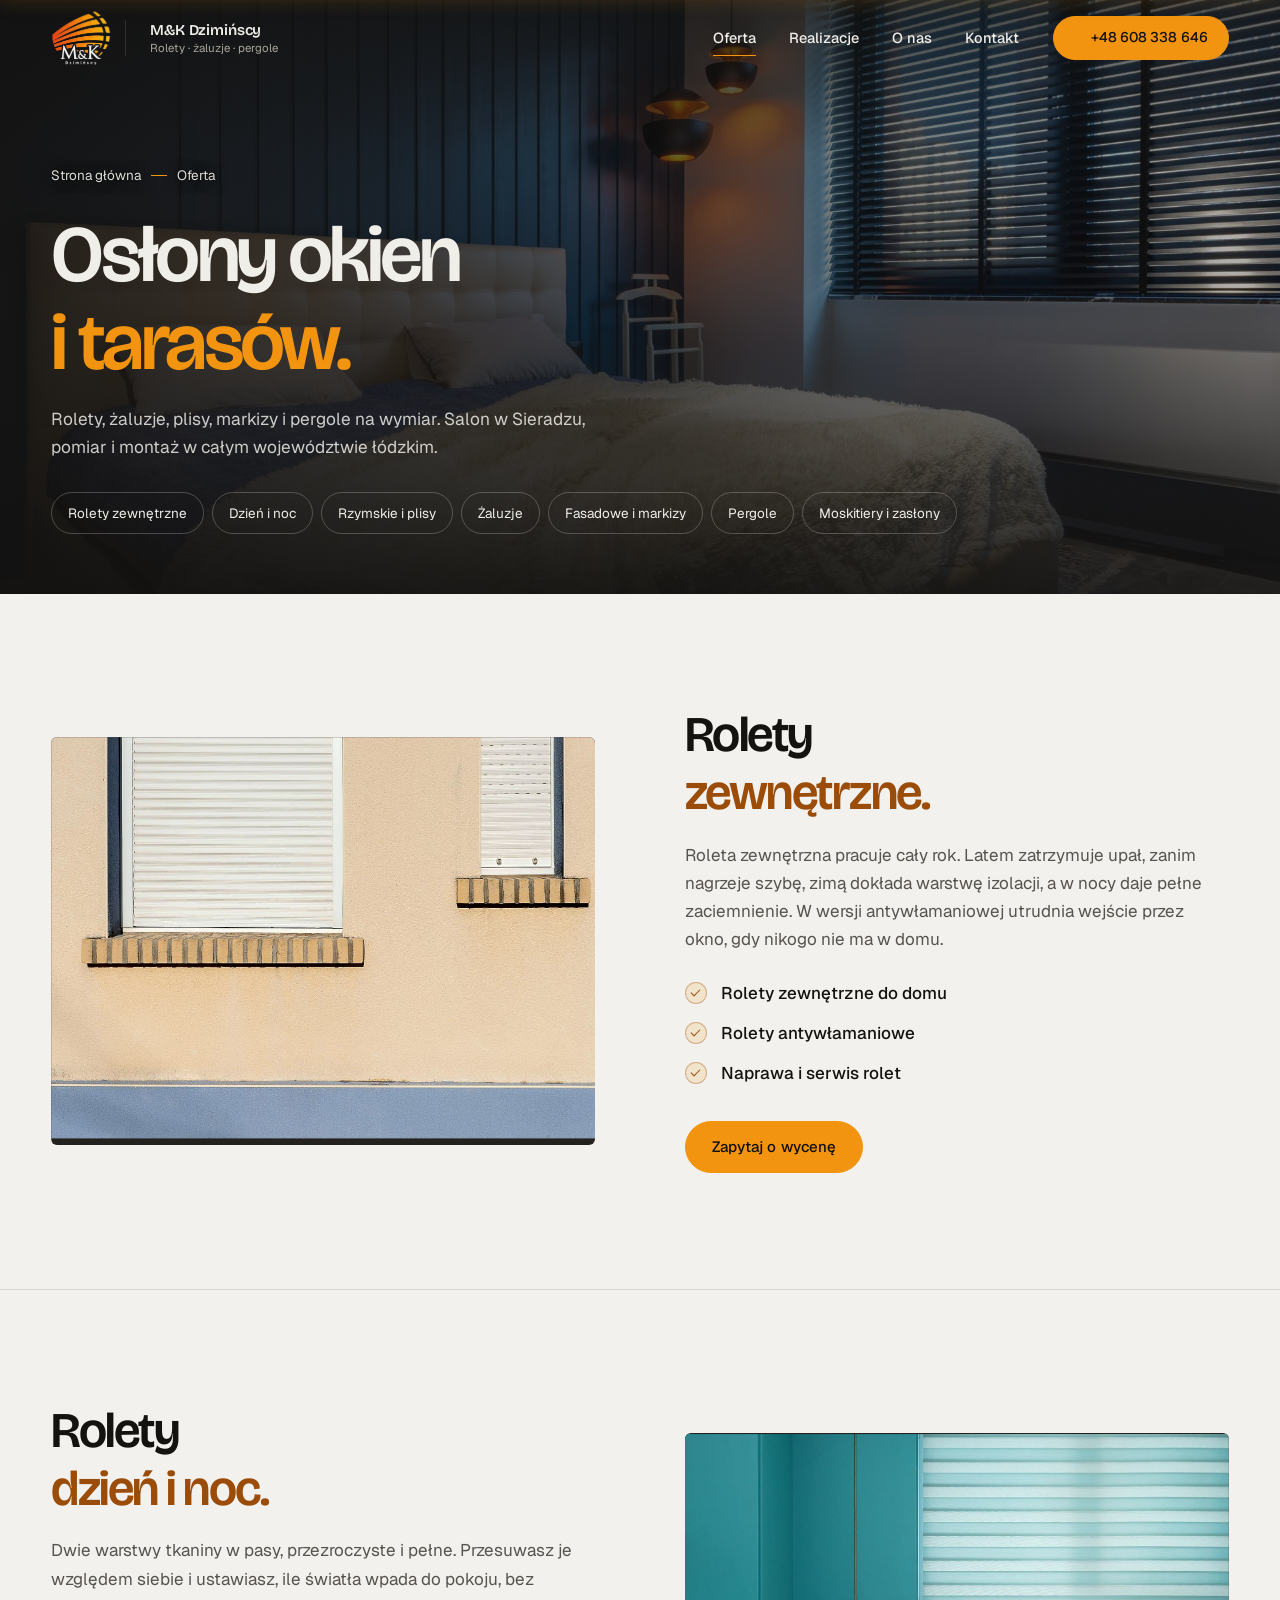
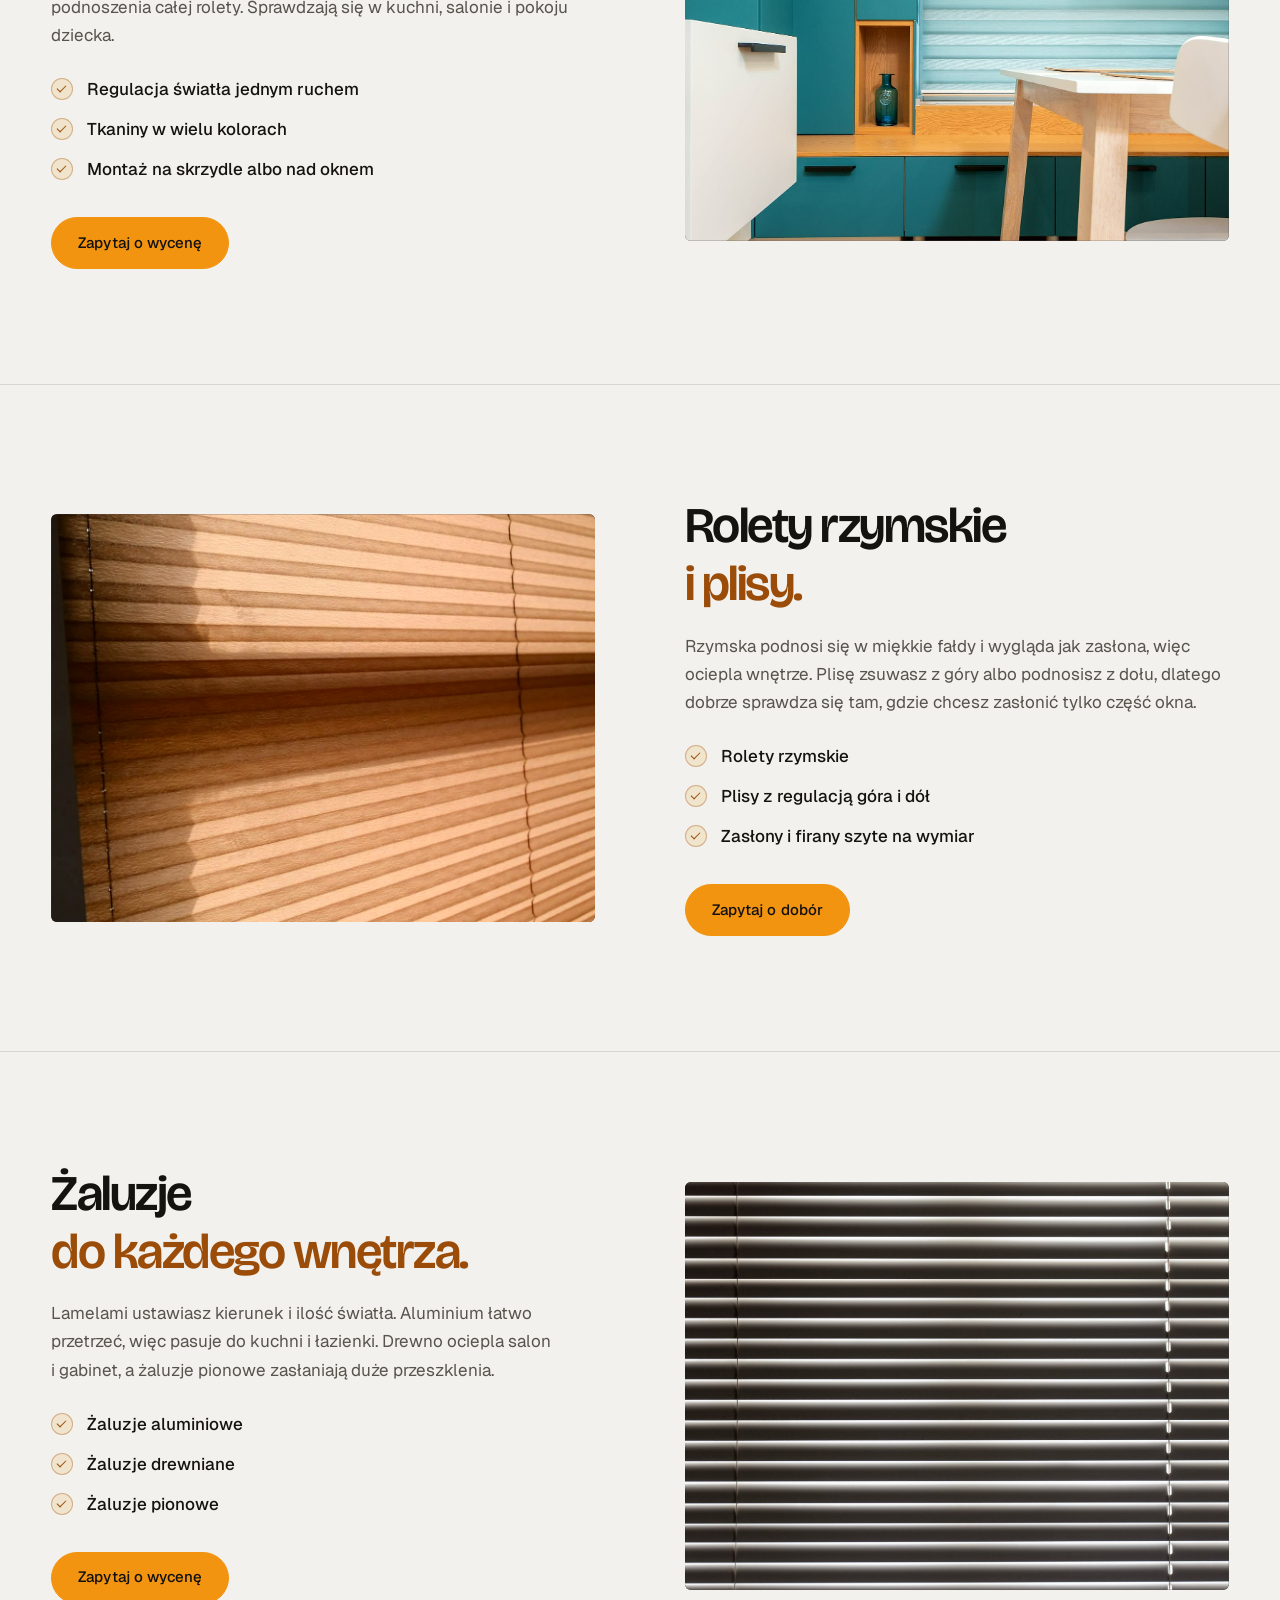
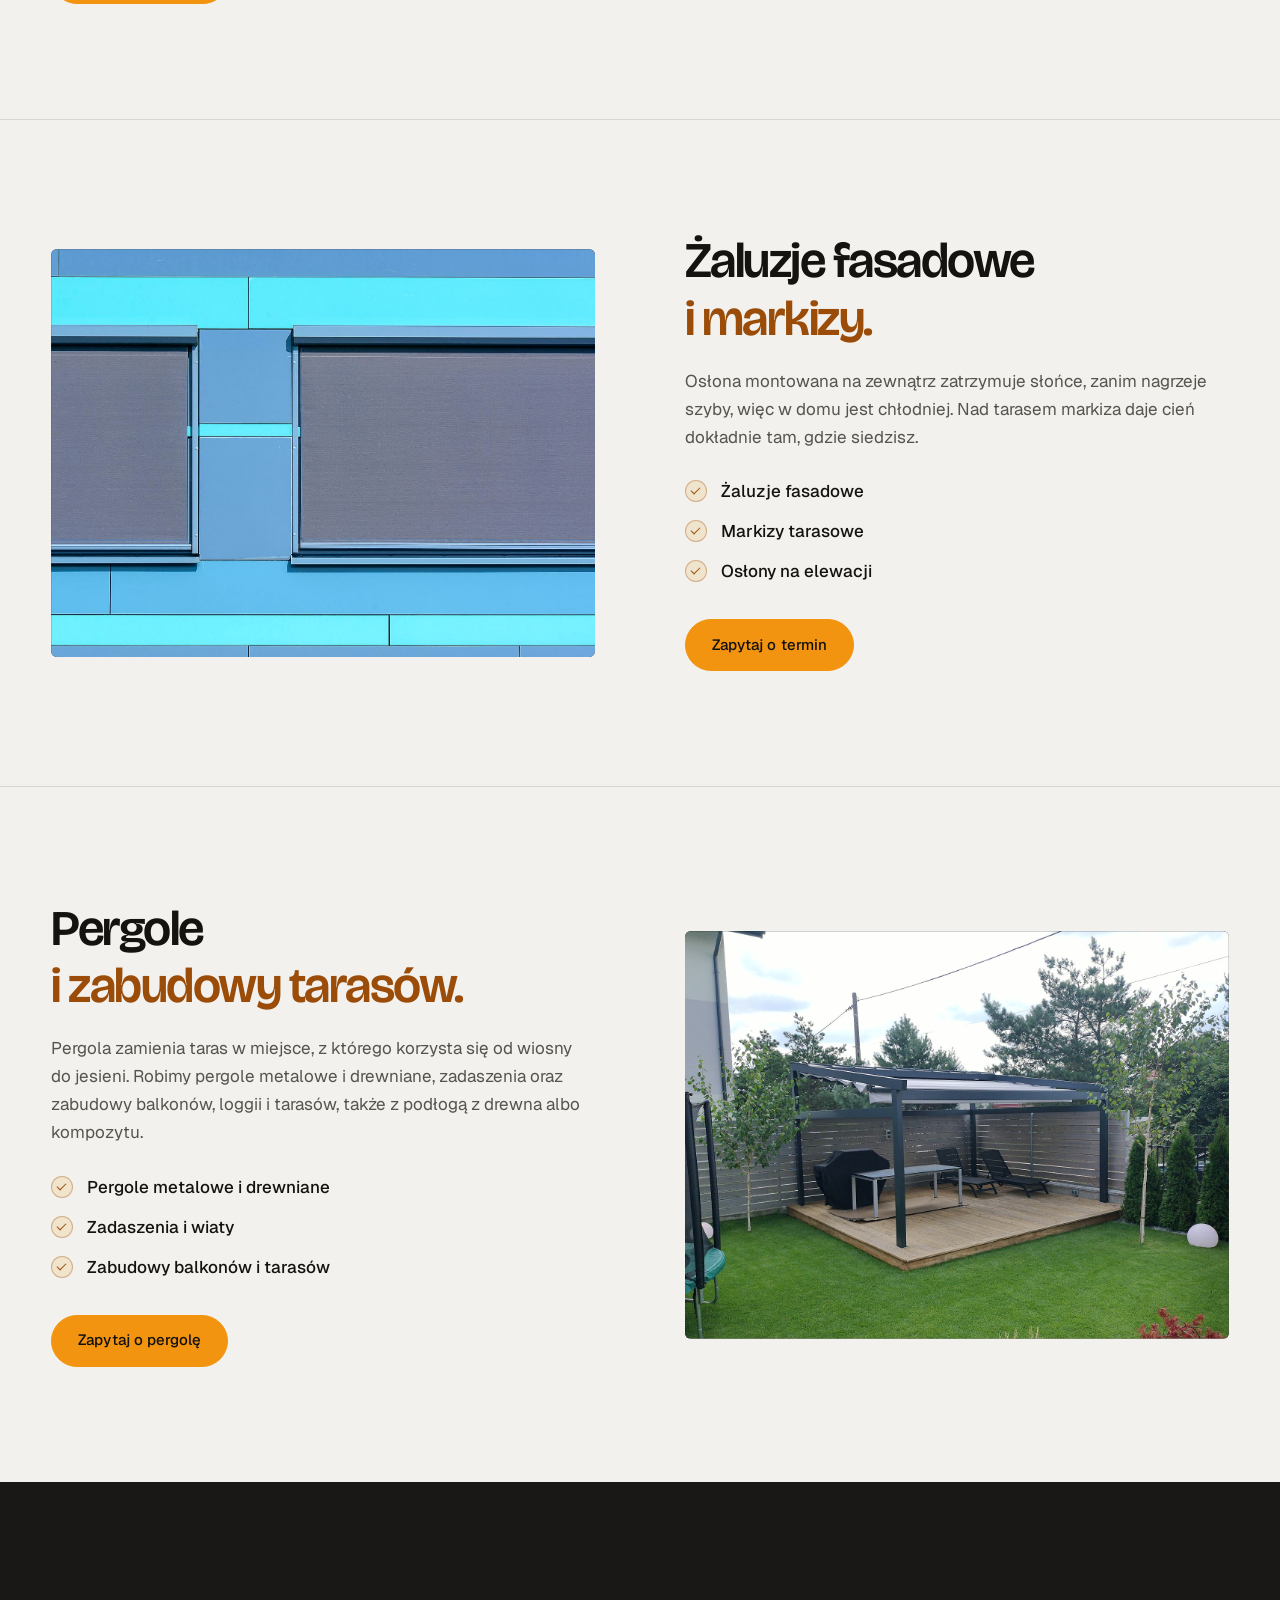
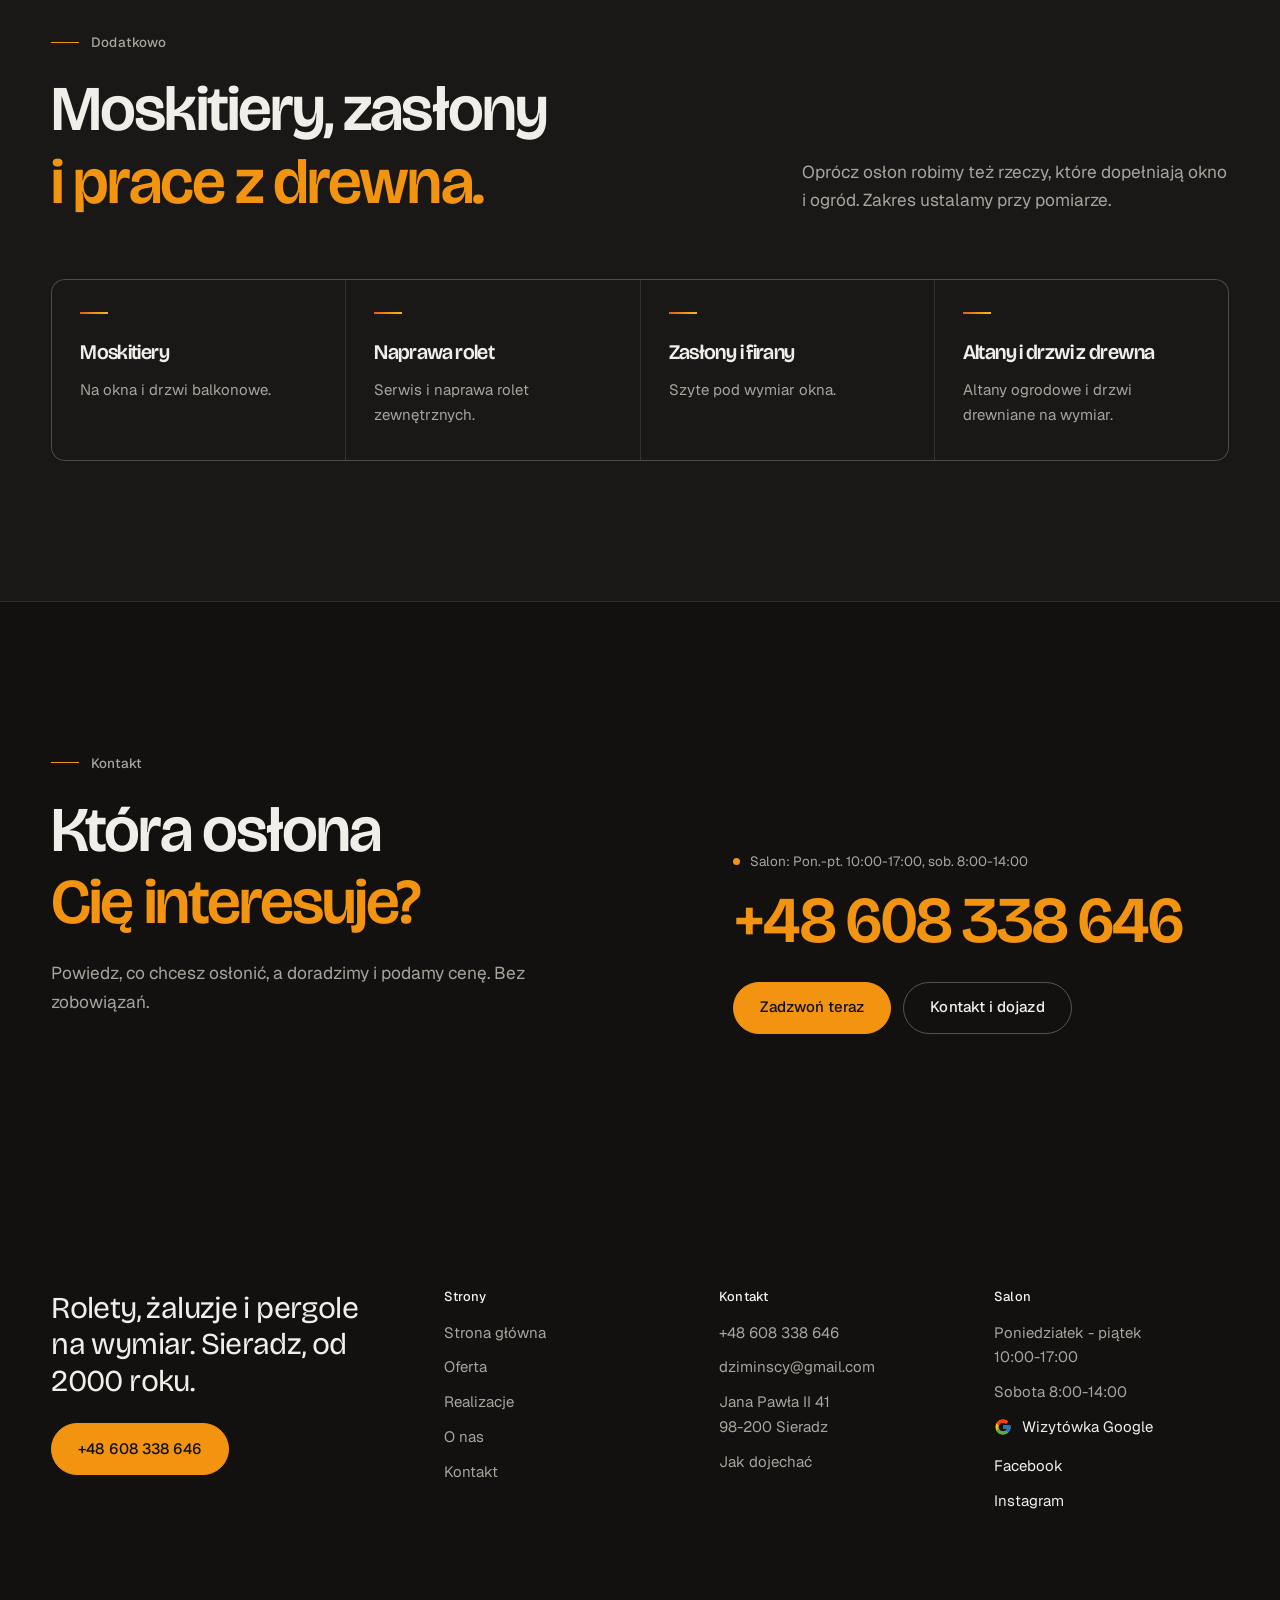
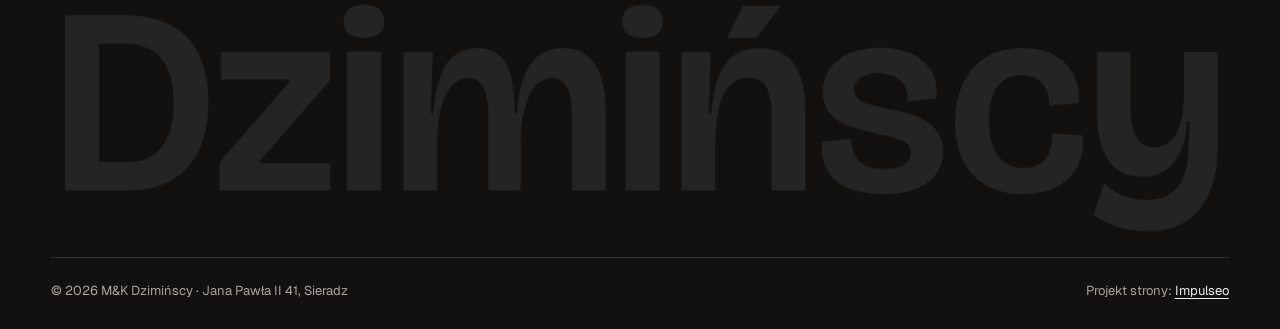
<file: oferta.html>
<!DOCTYPE html>
<html lang="pl">
<head>
<meta charset="UTF-8">
<meta name="viewport" content="width=device-width, initial-scale=1.0">
<title>Oferta - rolety, żaluzje, plisy i pergole | M&amp;K Dzimińscy, Sieradz</title>
<meta name="description" content="Rolety zewnętrzne i antywłamaniowe, dzień i noc, rzymskie, plisy, żaluzje, markizy, pergole i zabudowy tarasów. Pomiar i montaż w województwie łódzkim.">
<link rel="canonical" href="https://impulseo-pl.github.io/m-k-dziminscy/oferta.html">
<meta name="robots" content="noindex, nofollow">
<meta name="theme-color" content="#121110">
<meta property="og:type" content="website">
<meta property="og:locale" content="pl_PL">
<meta property="og:site_name" content="M&amp;K Dzimińscy">
<meta property="og:title" content="Oferta - rolety, żaluzje, plisy i pergole | M&amp;K Dzimińscy, Sieradz">
<meta property="og:description" content="Rolety zewnętrzne i antywłamaniowe, dzień i noc, rzymskie, plisy, żaluzje, markizy, pergole i zabudowy tarasów. Pomiar i montaż w województwie łódzkim.">
<meta property="og:url" content="https://impulseo-pl.github.io/m-k-dziminscy/oferta.html">
<meta property="og:image" content="https://impulseo-pl.github.io/m-k-dziminscy/img/og.jpg">
<meta property="og:image:width" content="1200">
<meta property="og:image:height" content="630">
<meta name="twitter:card" content="summary_large_image">
<link rel="icon" type="image/png" href="img/logo-znak.png">
<script type="application/ld+json">{"@context": "https://schema.org", "@type": "LocalBusiness", "name": "M&K Dzimińscy", "description": "Rolety, żaluzje, plisy, markizy i pergole na wymiar. Salon w Sieradzu, od 2000 roku.", "url": "https://impulseo-pl.github.io/m-k-dziminscy/", "telephone": "+48608338646", "email": "dziminscy@gmail.com", "image": "https://impulseo-pl.github.io/m-k-dziminscy/img/og.jpg", "address": {"@type": "PostalAddress", "streetAddress": "Jana Pawła II 41", "postalCode": "98-200", "addressLocality": "Sieradz", "addressRegion": "łódzkie", "addressCountry": "PL"}, "geo": {"@type": "GeoCoordinates", "latitude": 51.5901275, "longitude": 18.7257424}, "openingHours": ["Mo-Fr 10:00-17:00", "Sa 08:00-14:00"], "areaServed": ["Sieradz", "województwo łódzkie"], "foundingDate": "2000", "aggregateRating": {"@type": "AggregateRating", "ratingValue": "4.2", "reviewCount": "55"}, "sameAs": ["https://maps.google.com/?cid=8143265650761474444", "https://www.facebook.com/roletydziminscy/", "https://www.instagram.com/roletydziminscy/"]}</script>
<script>(function(){var d=document.documentElement;d.classList.add('js');try{if(!window.matchMedia('(prefers-reduced-motion: reduce)').matches)d.classList.add('anim');}catch(e){}setTimeout(function(){if(!d.classList.contains('anim-ok'))d.classList.remove('anim');},3500);})();</script>
<script>(function(){try{var d=document.documentElement,q=/[?&]intro/.test(location.search);if(!q&&window.matchMedia&&matchMedia('(prefers-reduced-motion: reduce)').matches)return;if(!q&&sessionStorage.getItem('mkd_intro'))return;sessionStorage.setItem('mkd_intro','1');d.classList.add('intro-on');setTimeout(function(){d.classList.remove('intro-on','intro-gra','intro-out');d.classList.add('hero-go')},4600);}catch(e){}})();</script>
<link rel="preload" as="image" href="img/ph5.jpg" fetchpriority="high">
<link rel="preload" as="image" href="img/logo-znak.png">
<link rel="preconnect" href="https://fonts.googleapis.com">
<link rel="preconnect" href="https://fonts.gstatic.com" crossorigin>
<link href="https://fonts.googleapis.com/css2?family=Bricolage+Grotesque:opsz,wght@12..96,400..700&family=Geist:wght@400..600&display=swap" rel="stylesheet">
<link rel="stylesheet" href="assets/styles.css?v=20261030">
<script src="assets/lenis.min.js?v=1.1.20" defer></script>
<script src="assets/main.js?v=20261030" defer></script>
</head>
<body>
<a class="skip" href="#tresc">Przejdź do treści</a>
<header class="site-head">
<div class="intro" aria-hidden="true"><span class="intro-line"><i></i></span><span class="intro-meta">rolety · żaluzje · pergole · Sieradz</span></div><div class="head-in">
  <a class="brand" href="index.html" aria-label="M&amp;K Dzimińscy - strona główna">
    <span class="znak"><span class="wm"><img class="brand-logo" src="img/logo-znak.png" alt="M&amp;K Dzimińscy" width="480" height="445" decoding="async"><span class="lam" aria-hidden="true"><i style="--n:0"></i><i style="--n:1"></i><i style="--n:2"></i><i style="--n:3"></i><i style="--n:4"></i><i style="--n:5"></i><i style="--n:6"></i><i style="--n:7"></i></span></span></span>
    <span class="brand-sub"><b>M&amp;K Dzimińscy</b>Rolety · żaluzje · pergole</span>
  </a>
  <nav class="nav-links" aria-label="Menu główne">
    <a class="nl" href="oferta.html" aria-current="page">Oferta</a><a class="nl" href="realizacje.html">Realizacje</a><a class="nl" href="o-nas.html">O&nbsp;nas</a><a class="nl" href="kontakt.html">Kontakt</a>
    <a class="btn btn-accent nav-cta" href="tel:+48608338646"><span class="dot" aria-hidden="true"></span>+48 608 338 646</a>
  </nav>
  <button class="burger" type="button" aria-label="Otwórz menu" aria-expanded="false" aria-controls="mnav"><span></span><span></span></button>
</div>
</header>
<script>(function(){var d=document.documentElement;if(!d.classList.contains('intro-on'))return;
var wyszlo=false,koniec=false,t0=Date.now();
function heroGotowe(){var im=document.querySelector('.hero-media img,.pagehead-media img');return !!(im&&im.complete&&im.naturalWidth>0);}
function sprzataj(){if(koniec)return;koniec=true;d.classList.add('hero-go');d.classList.remove('intro-on','intro-gra','intro-out');
['--i-w','--i-h','--i-px','--i-py','--i-zmniejsz','--i-baza-w','--i-baza-h'].forEach(function(k){d.style.removeProperty(k);});
try{document.dispatchEvent(new Event('wejscie:koniec'));}catch(e){}}
function wyjdz(){if(wyszlo||koniec)return;wyszlo=true;d.classList.add('intro-out');setTimeout(function(){d.classList.add('hero-go');},240);setTimeout(sprzataj,880);}
function moze(){if(wyszlo||koniec)return;var t=Date.now()-t0;if(t>=1320&&(heroGotowe()||t>=1700))wyjdz();else setTimeout(moze,60);}
try{var znak=document.querySelector('.brand .znak'),wm=znak&&znak.querySelector('.wm');if(!wm){sprzataj();return;}
znak.classList.add('mierze');var r=wm.getBoundingClientRect();znak.classList.remove('mierze');
if(!r.width||!r.height){sprzataj();return;}
var W=window.innerWidth,H=window.innerHeight,cel=W<680?Math.min(W*0.56,H*0.3,240):Math.min(W*0.22,H*0.36,320);cel=Math.max(r.width,cel);
var u=function(k,v){d.style.setProperty(k,v);};
u('--i-w',Math.round(cel)+'px');u('--i-h',Math.round(cel*r.height/r.width)+'px');u('--i-zmniejsz',(r.width/cel).toFixed(4));
u('--i-px',Math.round(r.left+r.width/2-W/2)+'px');u('--i-py',Math.round(r.top+r.height/2-H/2)+'px');
u('--i-baza-w',Math.round(r.width)+'px');u('--i-baza-h',Math.round(r.height)+'px');
requestAnimationFrame(function(){requestAnimationFrame(function(){d.classList.add('intro-gra');t0=Date.now();moze();});});
['wheel','touchstart','keydown','pointerdown'].forEach(function(ev){window.addEventListener(ev,function(){sprzataj();},{once:true,passive:true});});
setTimeout(sprzataj,3900);
}catch(e){sprzataj();}})();</script>
<div class="mnav" id="mnav">
  <div class="mnav-in">
    <a class="ml" href="index.html">Strona&nbsp;główna</a><a class="ml" href="oferta.html" aria-current="page">Oferta</a><a class="ml" href="realizacje.html">Realizacje</a><a class="ml" href="o-nas.html">O&nbsp;nas</a><a class="ml" href="kontakt.html">Kontakt</a>
    <div class="mnav-foot">
      <span>Salon w&nbsp;Sieradzu: Pon.-pt. 10:00-17:00, sob. 8:00-14:00</span>
      <a class="btn btn-accent" href="tel:+48608338646">+48 608 338 646</a>
    </div>
  </div>
</div>
<main id="tresc">

<section class="pagehead">
  <div class="pagehead-media"><img src="img/ph5.jpg" alt="Sypialnia z ciemnymi żaluzjami na oknach" width="1880" height="1255" decoding="async" fetchpriority="high"></div>
  <div class="ph-in">
    <p class="crumb up" style="--d:0"><a href="index.html">Strona główna</a><span class="sl" aria-hidden="true"></span>Oferta</p>
    <h1><span class="ln"><span class="ln-i" style="--k:0">Osłony okien</span></span><span class="ln"><span class="ln-i" style="--k:1"><em>i&nbsp;tarasów.</em></span></span></h1>
    <p class="ph-lead up" style="--d:300">Rolety, żaluzje, plisy, markizy i&nbsp;pergole na wymiar. Salon w&nbsp;Sieradzu, pomiar i&nbsp;montaż w&nbsp;całym województwie łódzkim.</p>
    <nav class="chips up" style="--d:420" aria-label="Usługi na tej stronie"><a class="chip" href="#zewnetrzne">Rolety zewnętrzne</a><a class="chip" href="#dzien-noc">Dzień i&nbsp;noc</a><a class="chip" href="#plisy">Rzymskie i&nbsp;plisy</a><a class="chip" href="#zaluzje">Żaluzje</a><a class="chip" href="#fasadowe">Fasadowe i&nbsp;markizy</a><a class="chip" href="#pergole">Pergole</a><a class="chip" href="#dodatkowo">Moskitiery i&nbsp;zasłony</a></nav>
  </div>
</section>
<section class="svc-block" id="zewnetrzne">
  <div class="wrap svc-row">
    <figure class="fig svc-fig rv-img rv">
      <img src="img/g6.jpg" alt="Rolety zewnętrzne na oknach domu" width="1880" height="1255" decoding="async" data-plx="30" style="height:110%;margin-top:-5%">
    </figure>
    <div class="svc-txt">
      <h2 class="rv rv-h"><span class="ln"><span class="ln-i" style="--k:0">Rolety</span></span><span class="ln"><span class="ln-i" style="--k:1"><em>zewnętrzne.</em></span></span></h2>
      <p class="rv" style="--d:100">Roleta zewnętrzna pracuje cały rok. Latem zatrzymuje upał, zanim nagrzeje szybę, zimą dokłada warstwę izolacji, a&nbsp;w nocy daje pełne zaciemnienie. W&nbsp;wersji antywłamaniowej utrudnia wejście przez okno, gdy nikogo nie ma w&nbsp;domu.</p>
      <ul class="ticks rv" style="--d:160"><li>Rolety zewnętrzne do domu</li><li>Rolety antywłamaniowe</li><li>Naprawa i&nbsp;serwis rolet</li></ul>
      <a class="btn btn-accent rv" style="--d:220" href="tel:+48608338646">Zapytaj o&nbsp;wycenę</a>
    </div>
  </div>
</section>
<section class="svc-block flip" id="dzien-noc">
  <div class="wrap svc-row">
    <figure class="fig svc-fig rv-img rv">
      <img src="img/g8.jpg" alt="Roleta dzień i noc w oknie kuchni" width="1880" height="1255" decoding="async" data-plx="30" style="height:110%;margin-top:-5%">
    </figure>
    <div class="svc-txt">
      <h2 class="rv rv-h"><span class="ln"><span class="ln-i" style="--k:0">Rolety</span></span><span class="ln"><span class="ln-i" style="--k:1"><em>dzień i&nbsp;noc.</em></span></span></h2>
      <p class="rv" style="--d:100">Dwie warstwy tkaniny w&nbsp;pasy, przezroczyste i&nbsp;pełne. Przesuwasz je względem siebie i&nbsp;ustawiasz, ile światła wpada do pokoju, bez podnoszenia całej rolety. Sprawdzają się w&nbsp;kuchni, salonie i&nbsp;pokoju dziecka.</p>
      <ul class="ticks rv" style="--d:160"><li>Regulacja światła jednym ruchem</li><li>Tkaniny w&nbsp;wielu kolorach</li><li>Montaż na skrzydle albo nad oknem</li></ul>
      <a class="btn btn-accent rv" style="--d:220" href="tel:+48608338646">Zapytaj o&nbsp;wycenę</a>
    </div>
  </div>
</section>
<section class="svc-block" id="plisy">
  <div class="wrap svc-row">
    <figure class="fig svc-fig rv-img rv">
      <img src="img/g10.jpg" alt="Plisa z ciepłej tkaniny w oknie" width="1792" height="934" loading="lazy" decoding="async" data-plx="30" style="height:110%;margin-top:-5%">
    </figure>
    <div class="svc-txt">
      <h2 class="rv rv-h"><span class="ln"><span class="ln-i" style="--k:0">Rolety rzymskie</span></span><span class="ln"><span class="ln-i" style="--k:1"><em>i&nbsp;plisy.</em></span></span></h2>
      <p class="rv" style="--d:100">Rzymska podnosi się w&nbsp;miękkie fałdy i&nbsp;wygląda jak zasłona, więc ociepla wnętrze. Plisę zsuwasz z&nbsp;góry albo podnosisz z&nbsp;dołu, dlatego dobrze sprawdza się tam, gdzie chcesz zasłonić tylko część okna.</p>
      <ul class="ticks rv" style="--d:160"><li>Rolety rzymskie</li><li>Plisy z&nbsp;regulacją góra i&nbsp;dół</li><li>Zasłony i&nbsp;firany szyte na wymiar</li></ul>
      <a class="btn btn-accent rv" style="--d:220" href="tel:+48608338646">Zapytaj o&nbsp;dobór</a>
    </div>
  </div>
</section>
<section class="svc-block flip" id="zaluzje">
  <div class="wrap svc-row">
    <figure class="fig svc-fig rv-img rv">
      <img src="img/g11.jpg" alt="Ciemne żaluzje aluminiowe z bliska" width="1880" height="1253" loading="lazy" decoding="async" data-plx="30" style="height:110%;margin-top:-5%">
    </figure>
    <div class="svc-txt">
      <h2 class="rv rv-h"><span class="ln"><span class="ln-i" style="--k:0">Żaluzje</span></span><span class="ln"><span class="ln-i" style="--k:1"><em>do każdego wnętrza.</em></span></span></h2>
      <p class="rv" style="--d:100">Lamelami ustawiasz kierunek i&nbsp;ilość światła. Aluminium łatwo przetrzeć, więc pasuje do kuchni i&nbsp;łazienki. Drewno ociepla salon i&nbsp;gabinet, a&nbsp;żaluzje pionowe zasłaniają duże przeszklenia.</p>
      <ul class="ticks rv" style="--d:160"><li>Żaluzje aluminiowe</li><li>Żaluzje drewniane</li><li>Żaluzje pionowe</li></ul>
      <a class="btn btn-accent rv" style="--d:220" href="tel:+48608338646">Zapytaj o&nbsp;wycenę</a>
    </div>
  </div>
</section>
<section class="svc-block" id="fasadowe">
  <div class="wrap svc-row">
    <figure class="fig svc-fig rv-img rv">
      <img src="img/g9.jpg" alt="Osłony fasadowe na oknach budynku" width="1880" height="1253" loading="lazy" decoding="async" data-plx="30" style="height:110%;margin-top:-5%">
    </figure>
    <div class="svc-txt">
      <h2 class="rv rv-h"><span class="ln"><span class="ln-i" style="--k:0">Żaluzje fasadowe</span></span><span class="ln"><span class="ln-i" style="--k:1"><em>i&nbsp;markizy.</em></span></span></h2>
      <p class="rv" style="--d:100">Osłona montowana na zewnątrz zatrzymuje słońce, zanim nagrzeje szyby, więc w&nbsp;domu jest chłodniej. Nad tarasem markiza daje cień dokładnie tam, gdzie siedzisz.</p>
      <ul class="ticks rv" style="--d:160"><li>Żaluzje fasadowe</li><li>Markizy tarasowe</li><li>Osłony na elewacji</li></ul>
      <a class="btn btn-accent rv" style="--d:220" href="tel:+48608338646">Zapytaj o&nbsp;termin</a>
    </div>
  </div>
</section>
<section class="svc-block flip" id="pergole">
  <div class="wrap svc-row">
    <figure class="fig svc-fig rv-img rv">
      <img src="img/g1.jpg" alt="Pergola nad drewnianym tarasem w ogrodzie - realizacja M&amp;K Dzimińscy" width="1600" height="1200" loading="lazy" decoding="async" data-plx="30" style="height:110%;margin-top:-5%">
    </figure>
    <div class="svc-txt">
      <h2 class="rv rv-h"><span class="ln"><span class="ln-i" style="--k:0">Pergole</span></span><span class="ln"><span class="ln-i" style="--k:1"><em>i&nbsp;zabudowy tarasów.</em></span></span></h2>
      <p class="rv" style="--d:100">Pergola zamienia taras w&nbsp;miejsce, z&nbsp;którego korzysta się od wiosny do jesieni. Robimy pergole metalowe i&nbsp;drewniane, zadaszenia oraz zabudowy balkonów, loggii i&nbsp;tarasów, także z&nbsp;podłogą z&nbsp;drewna albo kompozytu.</p>
      <ul class="ticks rv" style="--d:160"><li>Pergole metalowe i&nbsp;drewniane</li><li>Zadaszenia i&nbsp;wiaty</li><li>Zabudowy balkonów i&nbsp;tarasów</li></ul>
      <a class="btn btn-accent rv" style="--d:220" href="tel:+48608338646">Zapytaj o&nbsp;pergolę</a>
    </div>
  </div>
</section>

<section class="sec dark-2" id="dodatkowo">
  <div class="wrap">
    <div class="sec-head">
      <div>
        <p class="eyebrow rv">Dodatkowo</p>
        <h2 class="h2 rv rv-h"><span class="ln"><span class="ln-i" style="--k:0">Moskitiery, zasłony</span></span><span class="ln"><span class="ln-i" style="--k:1"><em>i&nbsp;prace z&nbsp;drewna.</em></span></span></h2>
      </div>
      <div class="side rv" style="--d:120">
        <p class="lead">Oprócz osłon robimy też rzeczy, które dopełniają okno i&nbsp;ogród. Zakres ustalamy przy pomiarze.</p>
      </div>
    </div>
    <div class="extra-grid"><div class="extra rv" style="--d:0"><h3>Moskitiery</h3><p>Na okna i&nbsp;drzwi balkonowe.</p></div><div class="extra rv" style="--d:90"><h3>Naprawa rolet</h3><p>Serwis i&nbsp;naprawa rolet zewnętrznych.</p></div><div class="extra rv" style="--d:180"><h3>Zasłony i&nbsp;firany</h3><p>Szyte pod wymiar okna.</p></div><div class="extra rv" style="--d:270"><h3>Altany i&nbsp;drzwi z&nbsp;drewna</h3><p>Altany ogrodowe i&nbsp;drzwi drewniane na wymiar.</p></div></div>
  </div>
</section>
<section class="cta-band dark">
  <div class="wrap cta-grid">
    <div>
      <p class="eyebrow rv">Kontakt</p>
      <h2 class="h2 rv rv-h"><span class="ln"><span class="ln-i" style="--k:0">Która osłona</span></span><span class="ln"><span class="ln-i" style="--k:1"><em>Cię interesuje?</em></span></span></h2>
      <p class="lead rv" style="--d:120">Powiedz, co chcesz osłonić, a&nbsp;doradzimy i&nbsp;podamy cenę. Bez zobowiązań.</p>
    </div>
    <div class="cta-side rv" style="--d:180">
      <span class="lbl"><span class="dot" aria-hidden="true"></span>Salon: Pon.-pt. 10:00-17:00, sob. 8:00-14:00</span>
      <a class="cta-phone" href="tel:+48608338646">+48 608 338 646</a>
      <div class="cta-row">
        <a class="btn btn-accent" href="tel:+48608338646">Zadzwoń teraz</a>
        <a class="btn btn-ghost" href="kontakt.html">Kontakt i&nbsp;dojazd</a>
      </div>
    </div>
  </div>
</section>
</main>
<footer class="site-foot">
  <div class="wrap">
    <div class="foot-top">
      <div>
        <p class="foot-claim">Rolety, żaluzje i&nbsp;pergole na wymiar. Sieradz, od 2000 roku.</p>
        <a class="btn btn-accent" href="tel:+48608338646">+48 608 338 646</a>
      </div>
      <div>
        <h4>Strony</h4>
        <ul><li><a href="index.html">Strona&nbsp;główna</a></li><li><a href="oferta.html">Oferta</a></li><li><a href="realizacje.html">Realizacje</a></li><li><a href="o-nas.html">O&nbsp;nas</a></li><li><a href="kontakt.html">Kontakt</a></li></ul>
      </div>
      <div>
        <h4>Kontakt</h4>
        <ul>
          <li><a href="tel:+48608338646">+48 608 338 646</a></li>
          <li><a href="mailto:dziminscy@gmail.com">dziminscy@gmail.com</a></li>
          <li>Jana Pawła II 41<br>98-200 Sieradz</li>
          <li><a href="https://maps.google.com/?cid=8143265650761474444" target="_blank" rel="noopener">Jak dojechać</a></li>
        </ul>
      </div>
      <div>
        <h4>Salon</h4>
        <ul>
          <li>Poniedziałek - piątek<br>10:00-17:00</li>
          <li>Sobota 8:00-14:00</li>
          <li><a class="soc" href="https://maps.google.com/?cid=8143265650761474444" target="_blank" rel="noopener" aria-label="Wizytówka M&amp;K Dzimińscy w Google"><svg class="g-logo" viewBox="0 0 48 48" aria-hidden="true"><path fill="#FFC107" d="M43.6 20.5H42V20H24v8h11.3C33.7 32.7 29.2 36 24 36c-6.6 0-12-5.4-12-12s5.4-12 12-12c3.1 0 5.8 1.2 7.9 3.1l5.7-5.7C34 6.1 29.3 4 24 4 12.9 4 4 12.9 4 24s8.9 20 20 20 20-8.9 20-20c0-1.3-.1-2.4-.4-3.5z"/><path fill="#FF3D00" d="m6.3 14.7 6.6 4.8C14.7 15.1 19 12 24 12c3.1 0 5.8 1.2 7.9 3.1l5.7-5.7C34 6.1 29.3 4 24 4 16.3 4 9.7 8.3 6.3 14.7z"/><path fill="#4CAF50" d="M24 44c5.2 0 9.9-2 13.4-5.2l-6.2-5.2A11.9 11.9 0 0 1 24 36c-5.2 0-9.6-3.3-11.3-7.9l-6.5 5C9.5 39.6 16.2 44 24 44z"/><path fill="#1976D2" d="M43.6 20.5H42V20H24v8h11.3a12 12 0 0 1-4.1 5.6l6.2 5.2C37 39.2 44 34 44 24c0-1.3-.1-2.4-.4-3.5z"/></svg>Wizytówka Google</a></li>
          <li><a class="soc" href="https://www.facebook.com/roletydziminscy/" target="_blank" rel="noopener" aria-label="M&amp;K Dzimińscy na Facebooku">Facebook</a></li>
          <li><a class="soc" href="https://www.instagram.com/roletydziminscy/" target="_blank" rel="noopener" aria-label="M&amp;K Dzimińscy na Instagramie">Instagram</a></li>
        </ul>
      </div>
    </div>
    <div class="foot-mark" aria-hidden="true"><img src="img/foot-mark.png" alt="" width="2880" height="562" loading="lazy" decoding="async"></div>
    <div class="foot-bottom">
      <span>© 2026 M&amp;K Dzimińscy · Jana Pawła II 41, Sieradz</span>
      <span>Projekt strony: <a class="foot-credit" href="https://impulseo.pl" target="_blank" rel="noopener">Impulseo</a></span>
    </div>
  </div>
</footer>
<div class="sticky-call">
  <a class="btn btn-accent" href="tel:+48608338646">Zadzwoń</a>
  <a class="btn btn-ghost" href="kontakt.html">Kontakt i&nbsp;dojazd</a>
</div>
</body>
</html>
</file>
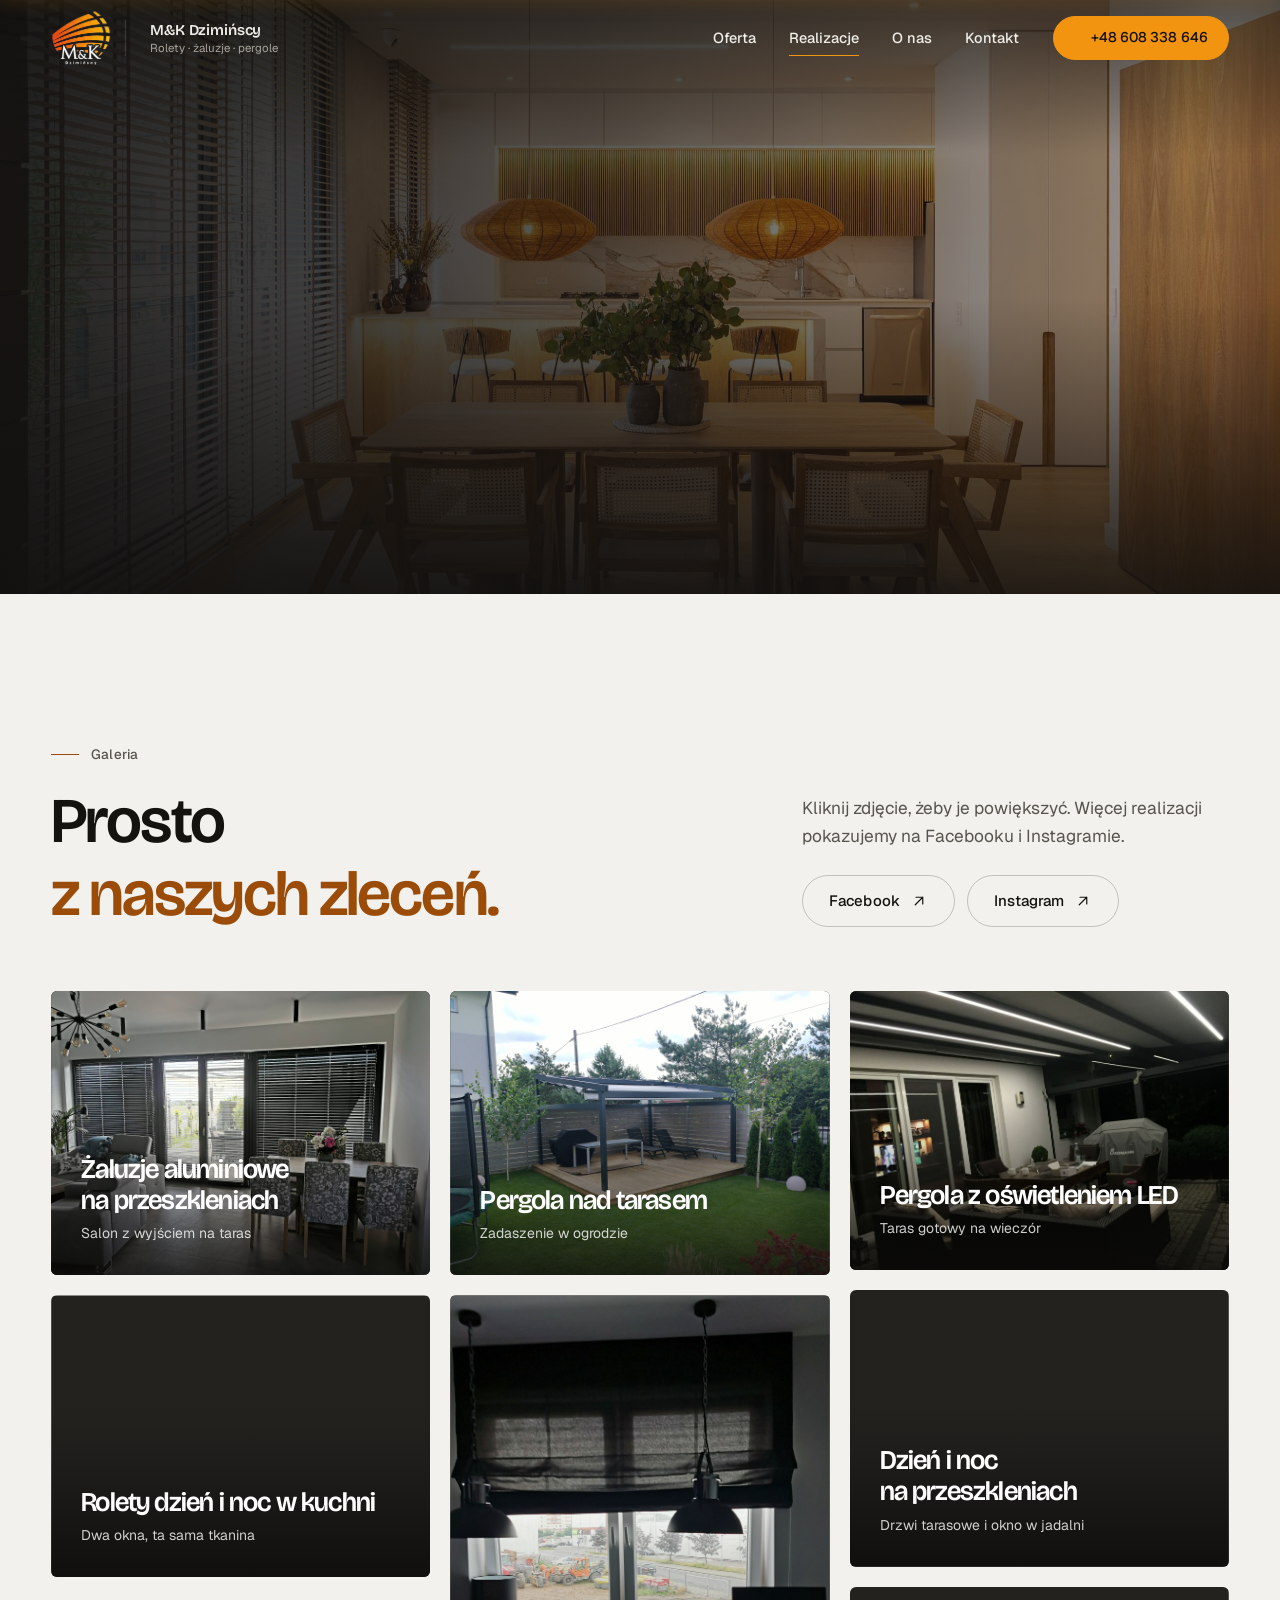
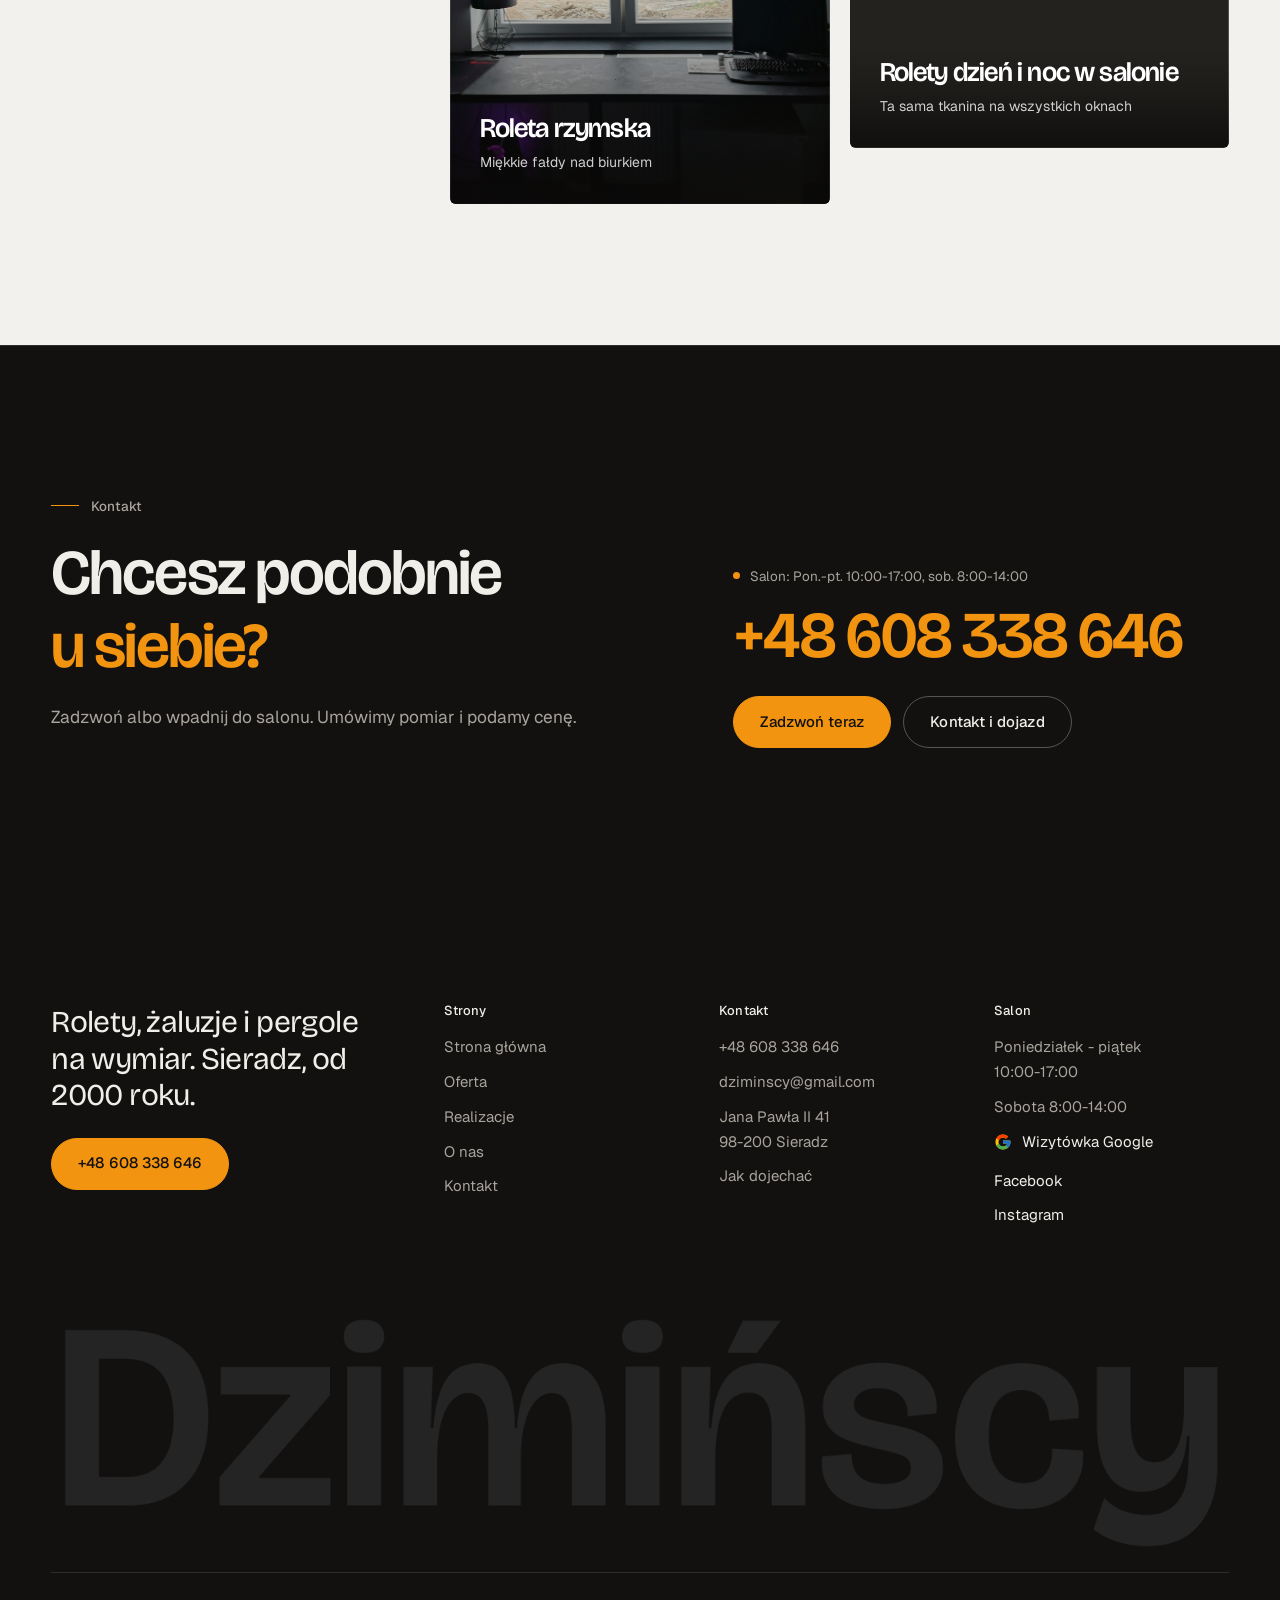
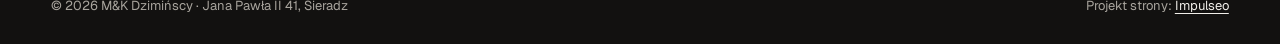
<file: realizacje.html>
<!DOCTYPE html>
<html lang="pl">
<head>
<meta charset="UTF-8">
<meta name="viewport" content="width=device-width, initial-scale=1.0">
<title>Realizacje - rolety, żaluzje i pergole u klientów | M&amp;K Dzimińscy</title>
<meta name="description" content="Zdjęcia z montaży M&amp;K Dzimińscy: rolety dzień i noc, żaluzje aluminiowe, rolety rzymskie i pergole. Salon w Sieradzu.">
<link rel="canonical" href="https://impulseo-pl.github.io/m-k-dziminscy/realizacje.html">
<meta name="robots" content="noindex, nofollow">
<meta name="theme-color" content="#121110">
<meta property="og:type" content="website">
<meta property="og:locale" content="pl_PL">
<meta property="og:site_name" content="M&amp;K Dzimińscy">
<meta property="og:title" content="Realizacje - rolety, żaluzje i pergole u klientów | M&amp;K Dzimińscy">
<meta property="og:description" content="Zdjęcia z montaży M&amp;K Dzimińscy: rolety dzień i noc, żaluzje aluminiowe, rolety rzymskie i pergole. Salon w Sieradzu.">
<meta property="og:url" content="https://impulseo-pl.github.io/m-k-dziminscy/realizacje.html">
<meta property="og:image" content="https://impulseo-pl.github.io/m-k-dziminscy/img/og.jpg">
<meta property="og:image:width" content="1200">
<meta property="og:image:height" content="630">
<meta name="twitter:card" content="summary_large_image">
<link rel="icon" type="image/png" href="img/logo-znak.png">
<script type="application/ld+json">{"@context": "https://schema.org", "@type": "LocalBusiness", "name": "M&K Dzimińscy", "description": "Rolety, żaluzje, plisy, markizy i pergole na wymiar. Salon w Sieradzu, od 2000 roku.", "url": "https://impulseo-pl.github.io/m-k-dziminscy/", "telephone": "+48608338646", "email": "dziminscy@gmail.com", "image": "https://impulseo-pl.github.io/m-k-dziminscy/img/og.jpg", "address": {"@type": "PostalAddress", "streetAddress": "Jana Pawła II 41", "postalCode": "98-200", "addressLocality": "Sieradz", "addressRegion": "łódzkie", "addressCountry": "PL"}, "geo": {"@type": "GeoCoordinates", "latitude": 51.5901275, "longitude": 18.7257424}, "openingHours": ["Mo-Fr 10:00-17:00", "Sa 08:00-14:00"], "areaServed": ["Sieradz", "województwo łódzkie"], "foundingDate": "2000", "aggregateRating": {"@type": "AggregateRating", "ratingValue": "4.2", "reviewCount": "55"}, "sameAs": ["https://maps.google.com/?cid=8143265650761474444", "https://www.facebook.com/roletydziminscy/", "https://www.instagram.com/roletydziminscy/"]}</script>
<script>(function(){var d=document.documentElement;d.classList.add('js');try{if(!window.matchMedia('(prefers-reduced-motion: reduce)').matches)d.classList.add('anim');}catch(e){}setTimeout(function(){if(!d.classList.contains('anim-ok'))d.classList.remove('anim');},3500);})();</script>
<script>(function(){try{var d=document.documentElement,q=/[?&]intro/.test(location.search);if(!q&&window.matchMedia&&matchMedia('(prefers-reduced-motion: reduce)').matches)return;if(!q&&sessionStorage.getItem('mkd_intro'))return;sessionStorage.setItem('mkd_intro','1');d.classList.add('intro-on');setTimeout(function(){d.classList.remove('intro-on','intro-gra','intro-out');d.classList.add('hero-go')},4600);}catch(e){}})();</script>
<link rel="preload" as="image" href="img/ph1.jpg" fetchpriority="high">
<link rel="preload" as="image" href="img/logo-znak.png">
<link rel="preconnect" href="https://fonts.googleapis.com">
<link rel="preconnect" href="https://fonts.gstatic.com" crossorigin>
<link href="https://fonts.googleapis.com/css2?family=Bricolage+Grotesque:opsz,wght@12..96,400..700&family=Geist:wght@400..600&display=swap" rel="stylesheet">
<link rel="stylesheet" href="assets/styles.css?v=20261030">
<script src="assets/lenis.min.js?v=1.1.20" defer></script>
<script src="assets/main.js?v=20261030" defer></script>
</head>
<body>
<a class="skip" href="#tresc">Przejdź do treści</a>
<header class="site-head">
<div class="intro" aria-hidden="true"><span class="intro-line"><i></i></span><span class="intro-meta">rolety · żaluzje · pergole · Sieradz</span></div><div class="head-in">
  <a class="brand" href="index.html" aria-label="M&amp;K Dzimińscy - strona główna">
    <span class="znak"><span class="wm"><img class="brand-logo" src="img/logo-znak.png" alt="M&amp;K Dzimińscy" width="480" height="445" decoding="async"><span class="lam" aria-hidden="true"><i style="--n:0"></i><i style="--n:1"></i><i style="--n:2"></i><i style="--n:3"></i><i style="--n:4"></i><i style="--n:5"></i><i style="--n:6"></i><i style="--n:7"></i></span></span></span>
    <span class="brand-sub"><b>M&amp;K Dzimińscy</b>Rolety · żaluzje · pergole</span>
  </a>
  <nav class="nav-links" aria-label="Menu główne">
    <a class="nl" href="oferta.html">Oferta</a><a class="nl" href="realizacje.html" aria-current="page">Realizacje</a><a class="nl" href="o-nas.html">O&nbsp;nas</a><a class="nl" href="kontakt.html">Kontakt</a>
    <a class="btn btn-accent nav-cta" href="tel:+48608338646"><span class="dot" aria-hidden="true"></span>+48 608 338 646</a>
  </nav>
  <button class="burger" type="button" aria-label="Otwórz menu" aria-expanded="false" aria-controls="mnav"><span></span><span></span></button>
</div>
</header>
<script>(function(){var d=document.documentElement;if(!d.classList.contains('intro-on'))return;
var wyszlo=false,koniec=false,t0=Date.now();
function heroGotowe(){var im=document.querySelector('.hero-media img,.pagehead-media img');return !!(im&&im.complete&&im.naturalWidth>0);}
function sprzataj(){if(koniec)return;koniec=true;d.classList.add('hero-go');d.classList.remove('intro-on','intro-gra','intro-out');
['--i-w','--i-h','--i-px','--i-py','--i-zmniejsz','--i-baza-w','--i-baza-h'].forEach(function(k){d.style.removeProperty(k);});
try{document.dispatchEvent(new Event('wejscie:koniec'));}catch(e){}}
function wyjdz(){if(wyszlo||koniec)return;wyszlo=true;d.classList.add('intro-out');setTimeout(function(){d.classList.add('hero-go');},240);setTimeout(sprzataj,880);}
function moze(){if(wyszlo||koniec)return;var t=Date.now()-t0;if(t>=1320&&(heroGotowe()||t>=1700))wyjdz();else setTimeout(moze,60);}
try{var znak=document.querySelector('.brand .znak'),wm=znak&&znak.querySelector('.wm');if(!wm){sprzataj();return;}
znak.classList.add('mierze');var r=wm.getBoundingClientRect();znak.classList.remove('mierze');
if(!r.width||!r.height){sprzataj();return;}
var W=window.innerWidth,H=window.innerHeight,cel=W<680?Math.min(W*0.56,H*0.3,240):Math.min(W*0.22,H*0.36,320);cel=Math.max(r.width,cel);
var u=function(k,v){d.style.setProperty(k,v);};
u('--i-w',Math.round(cel)+'px');u('--i-h',Math.round(cel*r.height/r.width)+'px');u('--i-zmniejsz',(r.width/cel).toFixed(4));
u('--i-px',Math.round(r.left+r.width/2-W/2)+'px');u('--i-py',Math.round(r.top+r.height/2-H/2)+'px');
u('--i-baza-w',Math.round(r.width)+'px');u('--i-baza-h',Math.round(r.height)+'px');
requestAnimationFrame(function(){requestAnimationFrame(function(){d.classList.add('intro-gra');t0=Date.now();moze();});});
['wheel','touchstart','keydown','pointerdown'].forEach(function(ev){window.addEventListener(ev,function(){sprzataj();},{once:true,passive:true});});
setTimeout(sprzataj,3900);
}catch(e){sprzataj();}})();</script>
<div class="mnav" id="mnav">
  <div class="mnav-in">
    <a class="ml" href="index.html">Strona&nbsp;główna</a><a class="ml" href="oferta.html">Oferta</a><a class="ml" href="realizacje.html" aria-current="page">Realizacje</a><a class="ml" href="o-nas.html">O&nbsp;nas</a><a class="ml" href="kontakt.html">Kontakt</a>
    <div class="mnav-foot">
      <span>Salon w&nbsp;Sieradzu: Pon.-pt. 10:00-17:00, sob. 8:00-14:00</span>
      <a class="btn btn-accent" href="tel:+48608338646">+48 608 338 646</a>
    </div>
  </div>
</div>
<main id="tresc">

<section class="pagehead">
  <div class="pagehead-media"><img src="img/ph1.jpg" alt="Jadalnia z żaluzjami na wysokich oknach" width="1880" height="1253" decoding="async" fetchpriority="high"></div>
  <div class="ph-in">
    <p class="crumb up" style="--d:0"><a href="index.html">Strona główna</a><span class="sl" aria-hidden="true"></span>Realizacje</p>
    <h1><span class="ln"><span class="ln-i" style="--k:0">Nasze montaże,</span></span><span class="ln"><span class="ln-i" style="--k:1"><em>z&nbsp;bliska.</em></span></span></h1>
    <p class="ph-lead up" style="--d:300">Zdjęcia z&nbsp;naszych zleceń: rolety dzień i&nbsp;noc, żaluzje, rolety rzymskie i&nbsp;pergole u&nbsp;klientów.</p>
  </div>
</section>
<section class="sec">
  <div class="wrap">
    <div class="sec-head">
      <div>
        <p class="eyebrow rv">Galeria</p>
        <h2 class="h2 rv rv-h"><span class="ln"><span class="ln-i" style="--k:0">Prosto</span></span><span class="ln"><span class="ln-i" style="--k:1"><em>z&nbsp;naszych zleceń.</em></span></span></h2>
      </div>
      <div class="side rv" style="--d:120">
        <p class="lead">Kliknij zdjęcie, żeby je powiększyć. Więcej realizacji pokazujemy na Facebooku i&nbsp;Instagramie.</p>
        <div class="cta-row"><a class="btn btn-ghost" href="https://www.facebook.com/roletydziminscy/" target="_blank" rel="noopener">Facebook<svg class="ico" width="18" height="18" viewBox="0 0 24 24" fill="none" stroke="currentColor" stroke-width="1.6" stroke-linecap="round" stroke-linejoin="round" aria-hidden="true"><path d="M7 17 17 7M8 7h9v9"/></svg></a><a class="btn btn-ghost" href="https://www.instagram.com/roletydziminscy/" target="_blank" rel="noopener">Instagram<svg class="ico" width="18" height="18" viewBox="0 0 24 24" fill="none" stroke="currentColor" stroke-width="1.6" stroke-linecap="round" stroke-linejoin="round" aria-hidden="true"><path d="M7 17 17 7M8 7h9v9"/></svg></a></div>
      </div>
    </div>
    <div class="masonry">
      <a class="tile rv-img rv" style="--d:0" href="img/hero.jpg" data-lb="Żaluzje aluminiowe na przeszkleniach - Salon z wyjściem na taras">
        <img src="img/hero.jpg" alt="Żaluzje aluminiowe na przeszkleniach - realizacja M&amp;K Dzimińscy" width="1600" height="1200" decoding="async">
        <span class="tile-cap"><h3>Żaluzje aluminiowe na przeszkleniach</h3><span>Salon z&nbsp;wyjściem na taras</span></span>
      </a><a class="tile rv-img rv" style="--d:110" href="img/about.jpg" data-lb="Rolety dzień i noc w kuchni - Dwa okna, ta sama tkanina">
        <img src="img/about.jpg" alt="Rolety dzień i noc w kuchni - realizacja M&amp;K Dzimińscy" width="1554" height="1154" decoding="async">
        <span class="tile-cap"><h3>Rolety dzień i&nbsp;noc w&nbsp;kuchni</h3><span>Dwa okna, ta sama tkanina</span></span>
      </a><a class="tile rv-img rv" style="--d:220" href="img/g1.jpg" data-lb="Pergola nad tarasem - Zadaszenie w ogrodzie">
        <img src="img/g1.jpg" alt="Pergola nad tarasem - realizacja M&amp;K Dzimińscy" width="1600" height="1200" decoding="async">
        <span class="tile-cap"><h3>Pergola nad tarasem</h3><span>Zadaszenie w&nbsp;ogrodzie</span></span>
      </a><a class="tile rv-img rv" style="--d:0" href="img/g4.jpg" data-lb="Roleta rzymska - Miękkie fałdy nad biurkiem">
        <img src="img/g4.jpg" alt="Roleta rzymska - realizacja M&amp;K Dzimińscy" width="1556" height="2086" decoding="async">
        <span class="tile-cap"><h3>Roleta rzymska</h3><span>Miękkie fałdy nad biurkiem</span></span>
      </a><a class="tile rv-img rv" style="--d:110" href="img/g3.jpg" data-lb="Pergola z oświetleniem LED - Taras gotowy na wieczór">
        <img src="img/g3.jpg" alt="Pergola z oświetleniem LED - realizacja M&amp;K Dzimińscy" width="1538" height="1132" decoding="async">
        <span class="tile-cap"><h3>Pergola z&nbsp;oświetleniem LED</h3><span>Taras gotowy na wieczór</span></span>
      </a><a class="tile rv-img rv" style="--d:220" href="img/g2.jpg" data-lb="Dzień i noc na przeszkleniach - Drzwi tarasowe i okno w jadalni">
        <img src="img/g2.jpg" alt="Dzień i noc na przeszkleniach - realizacja M&amp;K Dzimińscy" width="1524" height="1112" decoding="async">
        <span class="tile-cap"><h3>Dzień i&nbsp;noc na przeszkleniach</h3><span>Drzwi tarasowe i&nbsp;okno w&nbsp;jadalni</span></span>
      </a><a class="tile rv-img rv" style="--d:0" href="img/g5.jpg" data-lb="Rolety dzień i noc w salonie - Ta sama tkanina na wszystkich oknach">
        <img src="img/g5.jpg" alt="Rolety dzień i noc w salonie - realizacja M&amp;K Dzimińscy" width="1544" height="656" loading="lazy" decoding="async">
        <span class="tile-cap"><h3>Rolety dzień i&nbsp;noc w&nbsp;salonie</h3><span>Ta sama tkanina na wszystkich oknach</span></span>
      </a>
    </div>
  </div>
</section>
<section class="cta-band dark">
  <div class="wrap cta-grid">
    <div>
      <p class="eyebrow rv">Kontakt</p>
      <h2 class="h2 rv rv-h"><span class="ln"><span class="ln-i" style="--k:0">Chcesz podobnie</span></span><span class="ln"><span class="ln-i" style="--k:1"><em>u&nbsp;siebie?</em></span></span></h2>
      <p class="lead rv" style="--d:120">Zadzwoń albo wpadnij do salonu. Umówimy pomiar i&nbsp;podamy cenę.</p>
    </div>
    <div class="cta-side rv" style="--d:180">
      <span class="lbl"><span class="dot" aria-hidden="true"></span>Salon: Pon.-pt. 10:00-17:00, sob. 8:00-14:00</span>
      <a class="cta-phone" href="tel:+48608338646">+48 608 338 646</a>
      <div class="cta-row">
        <a class="btn btn-accent" href="tel:+48608338646">Zadzwoń teraz</a>
        <a class="btn btn-ghost" href="kontakt.html">Kontakt i&nbsp;dojazd</a>
      </div>
    </div>
  </div>
</section>
</main>
<footer class="site-foot">
  <div class="wrap">
    <div class="foot-top">
      <div>
        <p class="foot-claim">Rolety, żaluzje i&nbsp;pergole na wymiar. Sieradz, od 2000 roku.</p>
        <a class="btn btn-accent" href="tel:+48608338646">+48 608 338 646</a>
      </div>
      <div>
        <h4>Strony</h4>
        <ul><li><a href="index.html">Strona&nbsp;główna</a></li><li><a href="oferta.html">Oferta</a></li><li><a href="realizacje.html">Realizacje</a></li><li><a href="o-nas.html">O&nbsp;nas</a></li><li><a href="kontakt.html">Kontakt</a></li></ul>
      </div>
      <div>
        <h4>Kontakt</h4>
        <ul>
          <li><a href="tel:+48608338646">+48 608 338 646</a></li>
          <li><a href="mailto:dziminscy@gmail.com">dziminscy@gmail.com</a></li>
          <li>Jana Pawła II 41<br>98-200 Sieradz</li>
          <li><a href="https://maps.google.com/?cid=8143265650761474444" target="_blank" rel="noopener">Jak dojechać</a></li>
        </ul>
      </div>
      <div>
        <h4>Salon</h4>
        <ul>
          <li>Poniedziałek - piątek<br>10:00-17:00</li>
          <li>Sobota 8:00-14:00</li>
          <li><a class="soc" href="https://maps.google.com/?cid=8143265650761474444" target="_blank" rel="noopener" aria-label="Wizytówka M&amp;K Dzimińscy w Google"><svg class="g-logo" viewBox="0 0 48 48" aria-hidden="true"><path fill="#FFC107" d="M43.6 20.5H42V20H24v8h11.3C33.7 32.7 29.2 36 24 36c-6.6 0-12-5.4-12-12s5.4-12 12-12c3.1 0 5.8 1.2 7.9 3.1l5.7-5.7C34 6.1 29.3 4 24 4 12.9 4 4 12.9 4 24s8.9 20 20 20 20-8.9 20-20c0-1.3-.1-2.4-.4-3.5z"/><path fill="#FF3D00" d="m6.3 14.7 6.6 4.8C14.7 15.1 19 12 24 12c3.1 0 5.8 1.2 7.9 3.1l5.7-5.7C34 6.1 29.3 4 24 4 16.3 4 9.7 8.3 6.3 14.7z"/><path fill="#4CAF50" d="M24 44c5.2 0 9.9-2 13.4-5.2l-6.2-5.2A11.9 11.9 0 0 1 24 36c-5.2 0-9.6-3.3-11.3-7.9l-6.5 5C9.5 39.6 16.2 44 24 44z"/><path fill="#1976D2" d="M43.6 20.5H42V20H24v8h11.3a12 12 0 0 1-4.1 5.6l6.2 5.2C37 39.2 44 34 44 24c0-1.3-.1-2.4-.4-3.5z"/></svg>Wizytówka Google</a></li>
          <li><a class="soc" href="https://www.facebook.com/roletydziminscy/" target="_blank" rel="noopener" aria-label="M&amp;K Dzimińscy na Facebooku">Facebook</a></li>
          <li><a class="soc" href="https://www.instagram.com/roletydziminscy/" target="_blank" rel="noopener" aria-label="M&amp;K Dzimińscy na Instagramie">Instagram</a></li>
        </ul>
      </div>
    </div>
    <div class="foot-mark" aria-hidden="true"><img src="img/foot-mark.png" alt="" width="2880" height="562" loading="lazy" decoding="async"></div>
    <div class="foot-bottom">
      <span>© 2026 M&amp;K Dzimińscy · Jana Pawła II 41, Sieradz</span>
      <span>Projekt strony: <a class="foot-credit" href="https://impulseo.pl" target="_blank" rel="noopener">Impulseo</a></span>
    </div>
  </div>
</footer>
<div class="sticky-call">
  <a class="btn btn-accent" href="tel:+48608338646">Zadzwoń</a>
  <a class="btn btn-ghost" href="kontakt.html">Kontakt i&nbsp;dojazd</a>
</div>
</body>
</html>
</file>
<file: assets/styles.css>
/* M&K Dzimińscy - rolety, żaluzje, pergole. Projekt strony: Impulseo, 10.2026.
   Paleta z logo firmy: czerń + bursztyn (gradient #E45B17 > #F29410 > #F4B912).
   Krój: Bricolage Grotesque + Geist. */
:root{
  --ink:#121110;--ink-2:#191816;--ink-3:#24221F;--ink-line:rgba(240,238,233,.13);
  --paper:#F2F1ED;--paper-2:#E8E6E0;--line:rgba(20,18,16,.12);
  --text:#15130F;--muted:#57534D;
  --on-dark:#F0EEE9;--on-dark-2:#A8A49D;
  --accent:#F29410;--accent-d:#9A4C08;--accent-soft:rgba(242,148,16,.14);
  --grad:linear-gradient(90deg,#E45B17 0%,#F29410 55%,#F4B912 100%);
  --paper-3:#FFFFFF;
  --f-display:"Bricolage Grotesque","Geist",system-ui,sans-serif;
  --f-body:"Geist",system-ui,-apple-system,"Segoe UI",sans-serif;
  --expo:cubic-bezier(.16,1,.3,1);--ease:cubic-bezier(.16,.84,.44,1);--in:cubic-bezier(.7,0,.84,0);
  --wrap:min(1320px, 100% - clamp(40px, 8vw, 128px));
  --nav-h:76px;
  --img-zoom:1.05;--img-dur:1.4s;--img-rest:brightness(1);--img-hot:brightness(1.08);
}
*,*::before,*::after{box-sizing:border-box}
html{-webkit-text-size-adjust:100%;background:var(--ink)}
html.lenis,html.lenis body{height:auto}
.lenis.lenis-smooth [data-lenis-prevent]{overscroll-behavior:contain}
.lenis.lenis-stopped{overflow:clip}
.lenis.lenis-smooth iframe{pointer-events:none}
body{margin:0;font-family:var(--f-body);font-size:17px;line-height:1.65;color:var(--text);background:var(--paper);-webkit-font-smoothing:antialiased;-moz-osx-font-smoothing:grayscale;overflow-x:clip}
img{display:block;max-width:100%;height:auto}
a{color:inherit;text-decoration:none}
p{margin:0 0 1em;max-width:62ch}
ul,ol{margin:0}
h1,h2,h3{font-family:var(--f-display);font-weight:600;letter-spacing:-.03em;margin:0;font-variation-settings:"opsz" 96;text-wrap:balance}
h2 em,h1 em{font-style:normal;color:var(--accent-d)}
.dark h1 em,.dark h2 em,.dark-2 h2 em,.proces h2 em,.hero h1 em,.pagehead h1 em,.stopklatka h2 em{color:var(--accent)}
::selection{background:var(--accent);color:var(--ink)}
:focus-visible{outline:2px solid var(--accent);outline-offset:3px}
.skip{position:absolute;left:12px;top:-60px;z-index:300;background:var(--accent);color:var(--ink);padding:10px 16px;border-radius:8px;font-weight:500}
.skip:focus{top:12px}
.wrap{width:var(--wrap);margin-inline:auto}
.sec{padding:clamp(88px, 11vw, 168px) 0}
.dark{background:var(--ink);color:var(--on-dark)}
.dark-2{background:var(--ink-2);color:var(--on-dark)}
.paper-2{background:var(--paper-2)}
.nw{white-space:nowrap}
.ico{width:18px;height:18px;flex:none}

/* ---------- nagłówki sekcji ---------- */
.eyebrow{display:inline-flex;align-items:center;gap:12px;font-size:13.5px;font-weight:500;letter-spacing:.01em;color:var(--muted);margin:0 0 24px}
.eyebrow::before{content:"";width:28px;height:1px;background:var(--accent-d)}
.dark .eyebrow,.dark-2 .eyebrow,.proces .eyebrow,.stopklatka .eyebrow{color:var(--on-dark-2)}
.dark .eyebrow::before,.dark-2 .eyebrow::before,.proces .eyebrow::before,.stopklatka .eyebrow::before{background:var(--accent)}
.h2{font-size:clamp(2.3rem, 1.1rem + 3.6vw, 4.4rem);line-height:1.02}
.ln{display:block;overflow:hidden;padding:.12em 0 .14em;margin:-.12em 0 -.14em}
.ln-i{display:block}
.lead{font-size:1.08rem;color:var(--muted);max-width:52ch}
.dark .lead,.dark-2 .lead{color:var(--on-dark-2)}
.sec-head{display:grid;grid-template-columns:minmax(0,1.25fr) minmax(0,.75fr);gap:40px;align-items:end;margin-bottom:clamp(44px, 5vw, 72px)}
.sec-head .lead{margin:0}
.sec-head .side{display:flex;flex-direction:column;gap:24px;align-items:flex-start}

/* ---------- przyciski (klocki: jedna reakcja na kursor dla wszystkich) ---------- */
.btn{position:relative;isolation:isolate;overflow:hidden;display:inline-flex;align-items:center;justify-content:center;gap:10px;min-height:52px;padding:12px 26px;border-radius:999px;border:1px solid transparent;font:500 15px/1.1 var(--f-body);letter-spacing:.005em;cursor:pointer;white-space:nowrap;transition:background-color .72s var(--ease),color .72s var(--ease),border-color .72s var(--ease),box-shadow .72s var(--ease)}
.btn::after,.card::after,.faq-item::after,.op-google::after{content:"";position:absolute;inset:0;z-index:-1;pointer-events:none;background:linear-gradient(105deg,transparent 30%,rgba(255,255,255,.26) 50%,transparent 70%);transform:translateX(-120%);transition:transform .72s var(--ease)}
.btn-accent{background:var(--accent);color:var(--ink);border-color:var(--accent)}
.btn-ghost{background:transparent;color:var(--text);border-color:rgba(20,18,16,.22)}
.dark .btn-ghost,.dark-2 .btn-ghost,.hero .btn-ghost,.stopklatka .btn-ghost,.pagehead .btn-ghost,.site-foot .btn-ghost,.gal-note .btn-ghost,.k-card .btn-ghost,.sticky-call .btn-ghost{color:var(--on-dark);border-color:rgba(240,238,233,.3)}
.btn .arr{transition:transform .72s var(--ease)}
@media (hover:hover){
  .btn:hover,.card:hover,.faq-item:hover,.op-google:hover{background-color:var(--accent-d);color:#fff;border-color:var(--accent-d);box-shadow:0 0 0 4px rgba(242,148,16,.2)}
  .btn:hover::after,.card:hover::after,.faq-item:hover::after,.op-google:hover::after{transform:translateX(120%)}
}

/* ---------- pasek nawigacji ---------- */
.site-head{position:fixed;left:0;right:0;top:0;z-index:100;height:var(--nav-h);color:var(--on-dark);transition:transform .6s var(--expo)}
.site-head::before{content:"";position:absolute;inset:0;z-index:-1;background-color:rgba(18,17,16,0);border-bottom:1px solid transparent;transition:background-color .5s var(--ease),border-color .5s var(--ease)}
.site-head.is-scrolled::before{background-color:rgba(18,17,16,.86);border-bottom-color:var(--ink-line);-webkit-backdrop-filter:blur(14px) saturate(140%);backdrop-filter:blur(14px) saturate(140%)}
.site-head.is-hidden{transform:translateY(-100%)}
.head-in{width:var(--wrap);height:100%;margin-inline:auto;display:flex;align-items:center;justify-content:space-between;gap:24px}
.brand{display:flex;align-items:center;gap:14px;flex:none}
.znak{display:block;width:60px;height:56px}
.wm{position:relative;display:block;width:100%;height:100%}
.brand-logo{display:block;width:100%;height:100%;object-fit:contain}
.lam{display:none}
.brand-sub{font-size:11.5px;line-height:1.35;color:var(--on-dark-2);padding-left:24px;border-left:1px solid var(--ink-line)}
.brand-sub b{display:block;font-family:var(--f-display);font-size:15px;font-weight:600;letter-spacing:-.01em;color:var(--on-dark)}
.nav-links{display:flex;align-items:center;gap:clamp(20px, 2.6vw, 38px)}
.nl{position:relative;font-size:14.5px;font-weight:500;padding:8px 0;color:var(--on-dark)}
.nl::after{content:"";position:absolute;left:0;right:0;bottom:2px;height:1px;background:var(--accent);transform:scaleX(0);transform-origin:right;transition:transform .55s var(--ease)}
.nl:hover::after,.nl[aria-current="page"]::after{transform:scaleX(1);transform-origin:left}
.nav-cta{min-height:44px;padding:10px 20px;font-size:14px}
.dot{width:7px;height:7px;border-radius:50%;background:var(--accent);flex:none}
.burger{display:none;width:48px;height:48px;border-radius:50%;border:1px solid var(--ink-line);background:transparent;color:var(--on-dark);cursor:pointer;position:relative}
.burger span{position:absolute;left:15px;right:15px;height:1.5px;background:currentColor;transition:transform .5s var(--expo),top .5s var(--expo)}
.burger span:nth-child(1){top:19px}
.burger span:nth-child(2){top:27px}
.menu-open .burger span:nth-child(1){top:23px;transform:rotate(45deg)}
.menu-open .burger span:nth-child(2){top:23px;transform:rotate(-45deg)}
.mnav{position:fixed;inset:0;z-index:99;background:var(--ink);color:var(--on-dark);padding:calc(var(--nav-h) + 32px) 0 32px;display:flex;flex-direction:column;visibility:hidden;clip-path:inset(0 0 100% 0);transition:clip-path .7s var(--expo),visibility 0s .7s}
.menu-open .mnav{visibility:visible;clip-path:inset(0 0 0 0);transition:clip-path .7s var(--expo)}
.mnav-in{width:var(--wrap);margin-inline:auto;display:flex;flex-direction:column;height:100%}
.mnav a.ml{display:block;font-family:var(--f-display);font-size:clamp(2.2rem, 1.2rem + 5vw, 3.2rem);font-weight:600;letter-spacing:-.03em;line-height:1.2;padding:6px 0;border-bottom:1px solid var(--ink-line);transform:translateY(24px);opacity:0;transition:transform .7s var(--expo),opacity .7s var(--expo)}
.menu-open .mnav a.ml{transform:none;opacity:1}
.menu-open .mnav a.ml:nth-child(2){transition-delay:.05s}
.menu-open .mnav a.ml:nth-child(3){transition-delay:.1s}
.menu-open .mnav a.ml:nth-child(4){transition-delay:.15s}
.menu-open .mnav a.ml:nth-child(5){transition-delay:.2s}
.mnav a.ml[aria-current="page"]{color:var(--accent)}
.mnav-foot{margin-top:auto;padding-top:28px;display:flex;flex-direction:column;gap:14px;color:var(--on-dark-2);font-size:14px}
.mnav-foot .btn{align-self:flex-start}

/* ---------- ekran wejścia: logo odsłania się jak żaluzja, kurtyna zwija się jak roleta ---------- */
.intro{display:none}
.intro-on body{overflow:hidden}
.intro-on .intro{display:block;position:fixed;inset:0;z-index:1;background:var(--ink);transform:translateY(0);transition:transform .74s cubic-bezier(.66,0,.24,1)}
.intro-on .intro::before{content:"";position:absolute;inset:0;background:radial-gradient(56% 46% at 50% 46%,rgba(242,148,16,.11),transparent 70%),repeating-linear-gradient(180deg,rgba(240,238,233,.03) 0 1px,transparent 1px 44px);opacity:0;transition:opacity .9s var(--ease)}
.intro-on.intro-gra .intro::before{opacity:1}
.intro-on .intro::after{content:"";position:absolute;left:0;right:0;bottom:-1px;height:3px;background:var(--grad);box-shadow:0 0 22px 2px rgba(242,148,16,.5)}
.intro-on.intro-out .intro{transform:translateY(-101%)}
.intro-line{position:absolute;left:50%;top:50%;width:var(--i-w,300px);height:1px;margin-top:calc(var(--i-h,280px) * .5 + 26px);transform:translateX(-50%);overflow:hidden}
.intro-line i{position:absolute;inset:0;background:var(--grad);transform:scaleX(0);transform-origin:left}
.intro-on.intro-gra .intro-line i{transform:scaleX(1);transition:transform .62s var(--expo) .6s}
.intro-meta{position:absolute;left:50%;top:50%;margin-top:calc(var(--i-h,280px) * .5 + 44px);transform:translateX(-50%);font-size:12px;letter-spacing:.14em;color:var(--on-dark-2);white-space:nowrap;opacity:0}
.intro-on.intro-gra .intro-meta{opacity:1;transition:opacity .5s var(--ease) .8s}
.intro-on .znak{width:var(--i-baza-w,60px);height:var(--i-baza-h,56px)}
.intro-on .znak .wm{position:fixed;left:50%;top:50%;z-index:3;width:var(--i-w);height:var(--i-h);max-width:none;transform:translate(-50%,-50%) scale(1.06);transition:transform 1.1s var(--expo)}
.intro-on.intro-gra .znak .wm{transform:translate(-50%,-50%) scale(1)}
.intro-on.intro-out .znak .wm{transform:translate(calc(-50% + var(--i-px)),calc(-50% + var(--i-py))) scale(var(--i-zmniejsz));transition:transform .8s cubic-bezier(.16,.84,.44,1)}
.intro-on .znak .brand-logo{opacity:0;transition:opacity .45s var(--ease)}
.intro-on.intro-gra .znak .brand-logo{opacity:1}
.intro-on .lam{display:block;position:absolute;inset:-2px;pointer-events:none}
.intro-on .lam i{position:absolute;left:0;right:0;top:calc(var(--n) * 12.5%);height:calc(12.5% + 1px);background:var(--ink);transform-origin:50% 0;transform:scaleY(1)}
.intro-on.intro-gra .lam i{transform:scaleY(0);transition:transform .62s cubic-bezier(.65,0,.35,1);transition-delay:calc(160ms + var(--n) * 60ms)}
.intro-on.intro-out .lam{display:none}
.intro-on .znak.mierze .wm{position:relative;left:auto;top:auto;width:100%;height:100%;transform:none;transition:none}

/* ---------- odsłanianie przy przewijaniu ---------- */
.anim .rv{opacity:0;transform:translateY(32px)}
.anim .rv:not(.rv-done){transition:opacity 1s var(--expo),transform 1.1s var(--expo);transition-delay:calc(var(--d, 0) * 1ms)}
.anim .rv.is-in{opacity:1;transform:none}
.anim .rv-h{opacity:1;transform:none}
.anim .rv-h .ln-i{transform:translateY(108%);transition:transform 1.15s var(--expo);transition-delay:calc(var(--k, 0) * 95ms + var(--d, 0) * 1ms)}
.anim .rv-h.is-in .ln-i{transform:none}
.anim .rv-img{opacity:1;transform:none;clip-path:inset(0 0 100% 0)}
.anim .rv-img:not(.rv-done){transition:clip-path 1.3s var(--expo);transition-delay:calc(var(--d, 0) * 1ms)}
.anim .rv-img img{scale:1.14;transition:transform var(--img-dur) var(--ease),filter var(--img-dur) var(--ease),scale 1.7s var(--expo)}
.anim .rv-img.is-in{clip-path:inset(0 0 0 0)}
.anim .rv-img.is-in img{scale:1}

/* ---------- hero ---------- */
.hero{position:relative;display:flex;align-items:flex-end;min-height:100vh;min-height:100svh;color:var(--on-dark);background:var(--ink);overflow:hidden}
.hero-media{position:absolute;inset:0}
.hero-media img{width:100%;height:100%;object-fit:cover;object-position:60% 50%}
.hero-media::after{content:"";position:absolute;inset:0;background:linear-gradient(90deg,rgba(18,17,16,.94) 0%,rgba(18,17,16,.82) 32%,rgba(18,17,16,.34) 64%,rgba(18,17,16,.12) 100%),linear-gradient(0deg,rgba(18,17,16,.9) 0%,rgba(18,17,16,0) 42%),linear-gradient(180deg,rgba(18,17,16,.6) 0%,rgba(18,17,16,0) 24%)}
.hero-in{position:relative;width:var(--wrap);margin-inline:auto;padding:calc(var(--nav-h) + 36px) 0 clamp(24px, 4svh, 44px)}
.hero-tag{display:inline-flex;align-items:center;gap:12px;font-size:13.5px;color:var(--on-dark);padding:8px 16px 8px 14px;border:1px solid var(--ink-line);border-radius:999px;background:rgba(18,17,16,.35);margin-bottom:clamp(20px, 3.4svh, 34px)}
.hero-tag .sep{width:1px;height:12px;background:var(--ink-line)}
.hero-tag .muted{color:var(--on-dark-2)}
.hero h1{font-size:clamp(2.8rem, min(1.1rem + 5.6vw, 10.8svh), 6.7rem);line-height:.95;letter-spacing:-.045em;font-weight:600;max-width:15ch}
.hero-lead{font-size:clamp(1rem, .9rem + .4vw, 1.16rem);color:rgba(240,238,233,.84);max-width:50ch;margin:clamp(18px, 3svh, 30px) 0 clamp(22px, 3.6svh, 36px)}
.hero-ctas{display:flex;flex-wrap:wrap;gap:12px}
.hero-foot{display:flex;align-items:center;justify-content:space-between;gap:24px;margin-top:clamp(24px, 5svh, 56px);padding-top:20px;border-top:1px solid var(--ink-line);font-size:13.5px;color:var(--on-dark-2)}
.hero-foot .rate{display:flex;align-items:center;gap:12px}
.hero-foot .rate b{color:var(--on-dark);font-weight:600}
.g-logo{width:18px;height:18px;flex:none}
.stars{display:inline-flex;gap:2px;color:var(--accent)}
.stars svg{width:14px;height:14px}
.stars .off{opacity:.28}
.cue{display:flex;align-items:center;gap:14px;color:var(--on-dark-2)}
.cue-line{position:relative;width:1px;height:38px;background:var(--ink-line);overflow:hidden}
.cue-line i{position:absolute;inset:0;background:var(--accent);transform-origin:top;animation:cue 2.2s var(--ease) infinite}
@keyframes cue{0%{transform:scaleY(0);transform-origin:top}45%{transform:scaleY(1);transform-origin:top}55%{transform:scaleY(1);transform-origin:bottom}100%{transform:scaleY(0);transform-origin:bottom}}
.anim .hero .ln-i,.anim .pagehead .ln-i{transform:translateY(108%);transition:transform 1.2s var(--expo);transition-delay:calc(var(--k, 0) * 110ms)}
.anim .hero .up,.anim .pagehead .up{opacity:0;transform:translateY(22px);transition:opacity 1s var(--expo),transform 1.1s var(--expo);transition-delay:calc(var(--d, 0) * 1ms)}
.anim.hero-go .hero .ln-i,.anim.hero-go .pagehead .ln-i{transform:none}
.anim.hero-go .hero .up,.anim.hero-go .pagehead .up{opacity:1;transform:none}

/* ---------- pasek haseł ---------- */
.strip{background:var(--ink-2);color:var(--on-dark);border-top:1px solid var(--ink-line)}
.strip-in{width:min(96%, 1440px);margin-inline:auto;display:grid;grid-template-columns:repeat(5, minmax(0, 1fr))}
.strip-it{position:relative;text-align:center;padding:30px 14px}
.strip-it+.strip-it::before{content:"";position:absolute;left:0;top:30%;bottom:30%;width:1px;background:var(--accent);opacity:.75}
.strip .k{font-family:var(--f-display);font-size:1.2rem;font-weight:600;letter-spacing:-.015em;line-height:1.25}
.strip .v{font-size:13px;color:var(--on-dark-2);margin-top:4px}

/* ---------- kafle ze zdjęciem ---------- */
.tile{position:relative;display:block;overflow:hidden;border-radius:6px;background:var(--ink-3);color:#fff}
.tile img{width:100%;height:100%;object-fit:cover;filter:var(--img-rest);transition:transform var(--img-dur) var(--ease),filter var(--img-dur) var(--ease),scale 1.7s var(--expo)}
.tile::after{content:"";position:absolute;inset:0;background:linear-gradient(0deg,rgba(12,11,10,.82) 0%,rgba(12,11,10,.2) 42%,rgba(12,11,10,0) 62%);pointer-events:none}
.tile-cap{position:absolute;left:0;right:0;bottom:0;z-index:2;padding:clamp(20px, 2.4vw, 30px)}
.tile-cap h3{font-size:clamp(1.3rem, 1rem + .9vw, 1.7rem);color:#fff;line-height:1.15}
.tile-cap span{display:block;margin-top:6px;font-size:14px;color:rgba(255,255,255,.8)}
.tile .go{position:absolute;top:18px;right:18px;z-index:2;width:44px;height:44px;border-radius:50%;border:1px solid rgba(255,255,255,.4);display:grid;place-items:center;color:#fff;background:rgba(18,17,16,.25);transition:background-color .72s var(--ease),border-color .72s var(--ease),color .72s var(--ease)}
@media (hover:hover){
  .tile:hover img{transform:scale(var(--img-zoom));filter:var(--img-hot)}
  .tile:hover .go{background:var(--accent);border-color:var(--accent);color:var(--ink)}
}
.tiles-3{display:grid;grid-template-columns:repeat(3, minmax(0, 1fr));gap:20px;align-items:start}
.tiles-3 .tile{aspect-ratio:3/4}
.tiles-3 .tile:nth-child(2){margin-top:72px}

/* ---------- o mnie (strona główna) ---------- */
.about{display:grid;grid-template-columns:minmax(0, 1fr) minmax(0, 1fr);gap:clamp(40px, 7vw, 120px);align-items:center}
.fig{position:relative;margin:0;overflow:hidden;border-radius:6px;background:var(--ink-3)}
.fig img{width:100%;height:100%;object-fit:cover}
.about .fig{aspect-ratio:4/5}
.about .fig img{object-position:35% 40%}
.fig-tag{position:absolute;left:16px;bottom:16px;z-index:2;background:rgba(18,17,16,.74);color:#fff;font-size:12.5px;padding:8px 14px;border-radius:999px}
.stats{display:grid;grid-template-columns:repeat(3, minmax(0, 1fr));gap:24px;margin:36px 0 40px;padding-top:30px;border-top:1px solid var(--line)}
.stat b{display:block;font-family:var(--f-display);font-size:clamp(2.4rem, 1.6rem + 2.2vw, 3.6rem);font-weight:600;letter-spacing:-.045em;line-height:1;font-variant-numeric:tabular-nums}
.stat b small{font-size:.5em;letter-spacing:-.02em;margin-left:4px;color:var(--accent-d)}
.stat > span{display:block;margin-top:10px;font-size:13.5px;line-height:1.45;color:var(--muted)}

/* ---------- proces: przewód, który się zapala ---------- */
.proces{background:var(--ink);color:var(--on-dark)}
.proc-grid{display:grid;grid-template-columns:minmax(0, .9fr) minmax(0, 1.1fr);gap:clamp(40px, 7vw, 120px)}
.proc-side{position:sticky;top:calc(var(--nav-h) + 56px);align-self:start}
.proc-count{display:flex;align-items:baseline;gap:12px;margin-top:clamp(36px, 5vw, 64px);font-family:var(--f-display)}
.proc-count b{font-size:clamp(4rem, 2.6rem + 4vw, 6.6rem);font-weight:500;line-height:.9;letter-spacing:-.06em;color:var(--accent);font-variant-numeric:tabular-nums}
.proc-count span{font-size:1.1rem;color:var(--on-dark-2)}
.proc-now{margin-top:16px;padding-top:16px;border-top:1px solid var(--ink-line);max-width:260px;font-size:15px;color:var(--on-dark)}
.proc-steps{position:relative;padding-left:64px}
.proc-ol{list-style:none;padding:0;margin:0}
.wire{position:absolute;left:11px;top:16px;bottom:56px;width:2px;background:var(--ink-line);border-radius:2px}
.wire i{position:absolute;inset:0;border-radius:2px;background:linear-gradient(180deg,var(--accent),#F4B912);transform-origin:top;transform:scaleY(var(--p, 0));box-shadow:0 0 16px rgba(242,148,16,.55)}
.step{position:relative;padding:6px 0 clamp(56px, 7vw, 96px)}
.step:last-child{padding-bottom:12px}
.step::before{content:"";position:absolute;left:-60px;top:12px;width:18px;height:18px;border-radius:50%;background:var(--ink);border:2px solid rgba(240,238,233,.22);transition:background-color .6s var(--ease),border-color .6s var(--ease),box-shadow .6s var(--ease)}
.step.is-live::before{background:var(--accent);border-color:var(--accent);box-shadow:0 0 0 7px rgba(242,148,16,.16)}
.step .no{font-size:13px;color:var(--on-dark-2);font-variant-numeric:tabular-nums}
.step h3{font-size:clamp(1.7rem, 1.2rem + 1.4vw, 2.4rem);margin:8px 0 14px;color:rgba(240,238,233,.55);transition:color .6s var(--ease)}
.step.is-live h3{color:var(--on-dark)}
.step p{color:var(--on-dark-2);margin:0}

/* ---------- galeria na stronie głównej ---------- */
.gal-3{display:grid;grid-template-columns:minmax(0, 1.3fr) minmax(0, 1fr);gap:20px}
.gal-3 > :nth-child(1),.gal-3 > :nth-child(3){aspect-ratio:16/10}
.gal-3 > :nth-child(2){grid-column:2;grid-row:1 / span 2}
.gal-3 > :nth-child(3) img{object-position:50% 78%}
.gal-note{position:relative;overflow:hidden;display:flex;flex-direction:column;justify-content:flex-end;gap:18px;padding:clamp(28px, 3vw, 44px);border-radius:6px;background:var(--ink);color:var(--on-dark)}
.gal-note::before{content:"";position:absolute;inset:0;background:repeating-linear-gradient(180deg,rgba(240,238,233,.045) 0 1px,transparent 1px 38px);pointer-events:none}
.gal-note::after{content:"";position:absolute;left:0;right:0;top:0;height:3px;background:var(--grad)}
.gal-note > *{position:relative}
.gal-note h3{font-size:clamp(1.6rem, 1.1rem + 1.4vw, 2.3rem);line-height:1.1}
.gal-note p{margin:0;color:var(--on-dark-2)}
.gal-note .cta-row{margin-top:8px}

/* ---------- lista usług ---------- */
.svc-list{display:grid;gap:12px}
.card{position:relative;isolation:isolate;overflow:hidden;display:grid;grid-template-columns:minmax(0, .9fr) minmax(0, 1.3fr) 44px;gap:28px;align-items:center;padding:26px 28px;border:1px solid var(--ink-line);border-radius:14px;color:var(--on-dark);background-color:rgba(255,255,255,0);transition:background-color .72s var(--ease),color .72s var(--ease),border-color .72s var(--ease),box-shadow .72s var(--ease)}
.card h3{font-size:clamp(1.25rem, 1rem + .7vw, 1.55rem);line-height:1.2}
.card p{margin:0;max-width:34em;color:var(--on-dark-2);font-size:15.5px;line-height:1.55;transition:color .72s var(--ease)}
.card .go{width:44px;height:44px;border-radius:50%;display:grid;place-items:center;border:1px solid var(--ink-line);transition:border-color .72s var(--ease)}
@media (hover:hover){
  .card:hover p{color:rgba(255,255,255,.88)}
  .card:hover .go{border-color:rgba(255,255,255,.4)}
}

/* ---------- opinie ---------- */
.op-meta{display:flex;align-items:center;gap:18px}
.op-meta .big{font-family:var(--f-display);font-size:clamp(3.4rem, 2.4rem + 2.6vw, 4.6rem);font-weight:600;letter-spacing:-.05em;line-height:1}
.op-meta .stars svg{width:18px;height:18px}
.op-meta small{display:block;font-size:13.5px;color:var(--muted);margin-top:6px}
.op-google{position:relative;isolation:isolate;overflow:hidden;display:inline-flex;align-items:center;gap:10px;min-height:52px;padding:12px 24px;border-radius:999px;border:1px solid rgba(20,18,16,.22);background-color:var(--paper-3);color:var(--text);font-size:15px;font-weight:500;transition:background-color .72s var(--ease),color .72s var(--ease),border-color .72s var(--ease),box-shadow .72s var(--ease)}
.opinie-grid{display:grid;grid-template-columns:minmax(0, 1.25fr) minmax(0, 1fr);gap:20px}
.op-card{margin:0;display:flex;flex-direction:column;justify-content:space-between;gap:28px;padding:clamp(28px, 3vw, 44px);background:var(--paper-3);border:1px solid var(--line);border-radius:14px}
.op-card blockquote{margin:0}
.op-card blockquote p{margin:0;max-width:none}
.op-card.feat{grid-row:span 2;background:var(--ink);border-color:var(--ink);color:var(--on-dark)}
.op-card.feat blockquote p{font-family:var(--f-display);font-size:clamp(1.5rem, 1.1rem + 1.2vw, 2.2rem);line-height:1.22;letter-spacing:-.02em;font-weight:500}
.op-card .q{font-family:var(--f-display);font-size:3.4rem;line-height:.6;color:var(--accent);height:24px}
.op-card figcaption{display:flex;align-items:center;gap:12px;font-size:14px;color:var(--muted)}
.op-card.feat figcaption{color:var(--on-dark-2)}
.op-card figcaption b{display:block;color:var(--text);font-weight:600;font-size:15px}
.op-card.feat figcaption b{color:var(--on-dark)}
.av{width:42px;height:42px;border-radius:50%;display:grid;place-items:center;background:var(--accent-soft);color:var(--accent-d);font-weight:600;flex:none}
.op-card.feat .av{color:var(--accent)}
.badges{display:flex;align-items:center;gap:clamp(20px, 3vw, 44px);margin-top:20px;padding:24px clamp(24px, 3vw, 40px);background:var(--ink);color:var(--on-dark);border-radius:14px}
.odz-list{list-style:none;padding:0;display:flex;align-items:center;gap:24px;flex:none}
.odz img{height:84px;width:auto}
.badges p{margin:0;color:var(--on-dark-2);font-size:15px}
.badges p b{display:block;color:var(--on-dark);font-family:var(--f-display);font-size:1.3rem;font-weight:600;letter-spacing:-.02em;margin-bottom:4px}

/* ---------- obszar działania ---------- */
.area{display:grid;grid-template-columns:minmax(0, 1fr) minmax(0, 1.15fr);gap:clamp(40px, 6vw, 100px);align-items:center}
.cities{list-style:none;padding:0;margin:32px 0 0;display:flex;flex-wrap:wrap;gap:10px}
.cities li{display:flex;align-items:center;gap:10px;padding:10px 18px;border:1px solid var(--line);border-radius:999px;font-size:15px;background:var(--paper-3)}
.cities li::before{content:"";width:7px;height:7px;border-radius:50%;background:var(--accent-d)}
.cities li.base{background:var(--ink);border-color:var(--ink);color:var(--on-dark)}
.cities li.base::before{background:var(--accent)}
.cities li.more{background:transparent;border-style:dashed;color:var(--muted)}
.area .hours{margin-top:30px;max-width:440px}
.area .cta-row{margin-top:30px}
.map{position:relative;overflow:hidden;border-radius:14px;border:1px solid var(--line);background:var(--paper-2);aspect-ratio:4/3}
.map iframe{position:absolute;inset:0;width:100%;height:100%;border:0;filter:grayscale(1) contrast(1.06)}

/* ---------- pytania ---------- */
.faq-wrap{display:grid;grid-template-columns:minmax(0, .8fr) minmax(0, 1.2fr);gap:clamp(40px, 6vw, 100px);align-items:start}
.faq-side{position:sticky;top:calc(var(--nav-h) + 40px)}
.faq-item{position:relative;isolation:isolate;overflow:hidden;border:1px solid var(--line);border-radius:14px;background-color:var(--paper-3);color:var(--text);margin-bottom:12px;transition:background-color .72s var(--ease),color .72s var(--ease),border-color .72s var(--ease),box-shadow .72s var(--ease)}
.faq-item summary{list-style:none;cursor:pointer;position:relative;padding:24px 72px 24px 28px;font-family:var(--f-display);font-size:clamp(1.08rem, 1rem + .3vw, 1.24rem);font-weight:600;letter-spacing:-.015em;line-height:1.35}
.faq-item summary::-webkit-details-marker{display:none}
.faq-item summary::after{content:"";position:absolute;right:24px;top:50%;width:32px;height:32px;margin-top:-16px;border-radius:50%;border:1px solid currentColor;opacity:.4}
.faq-item summary i{position:absolute;right:35px;top:50%;width:10px;height:1.5px;background:currentColor;transition:transform .5s var(--expo)}
.faq-item summary i:last-child{transform:rotate(90deg)}
.faq-item[open] summary i:last-child{transform:rotate(0)}
.faq-a{padding:0 28px 26px;color:var(--muted);transition:color .72s var(--ease)}
.faq-a p{margin:0;max-width:34em}
@media (hover:hover){.faq-item:hover .faq-a{color:rgba(255,255,255,.88)}}

/* ---------- stopklatka: okno na nieruchome zdjęcie ---------- */
.stopklatka{position:relative;clip-path:inset(0 0 0 0);min-height:620px;display:flex;align-items:center;color:var(--on-dark);background:var(--ink)}
.stk-bg{position:fixed;inset:0;z-index:0;background-size:cover;background-position:center 60%;visibility:hidden}
.stopklatka.is-near .stk-bg,html:not(.js) .stk-bg{visibility:visible}
.stk-bg::after{content:"";position:absolute;inset:0;background:linear-gradient(90deg,rgba(18,17,16,.92) 0%,rgba(18,17,16,.74) 45%,rgba(18,17,16,.42) 100%)}
.stk-in{position:relative;z-index:1;width:var(--wrap);margin-inline:auto;padding:clamp(110px, 12vw, 180px) 0}
.stk-in .lead{color:rgba(240,238,233,.82)}
.cta-phone{position:relative;display:inline-block;margin:clamp(24px, 3vw, 36px) 0;font-family:var(--f-display);font-size:clamp(2.5rem, 1rem + 5.4vw, 6.4rem);font-weight:600;letter-spacing:-.045em;line-height:1;color:var(--accent);font-variant-numeric:tabular-nums}
.cta-phone::after{content:"";position:absolute;left:0;right:0;bottom:-8px;height:2px;background:var(--accent);transform:scaleX(0);transform-origin:right;transition:transform .7s var(--ease)}
.cta-phone:hover::after{transform:scaleX(1);transform-origin:left}
.cta-row{display:flex;flex-wrap:wrap;gap:12px}

/* ---------- pas kontaktu na końcu podstron ---------- */
.cta-band{padding:clamp(96px, 11vw, 168px) 0;border-top:1px solid var(--ink-line)}
.cta-grid{display:grid;grid-template-columns:minmax(0, 1.1fr) minmax(0, .9fr);gap:clamp(40px, 6vw, 96px);align-items:end}
.cta-band .lead{margin-top:24px}
.cta-side .lbl,.k-card .lbl{display:flex;align-items:center;gap:10px;font-size:13.5px;color:var(--on-dark-2)}
.cta-side .cta-phone{font-size:clamp(2.4rem, 1.2rem + 3.6vw, 4.6rem);margin:16px 0 28px}

/* ---------- stopka ---------- */
.site-foot{position:relative;overflow:hidden;background:var(--ink);color:var(--on-dark-2);padding:clamp(80px, 9vw, 120px) 0 28px;font-size:15px}
.foot-top{display:grid;grid-template-columns:minmax(0, 1.5fr) repeat(3, minmax(0, 1fr));gap:40px}
.foot-top h4{margin:0 0 18px;font:500 13px/1 var(--f-body);letter-spacing:.02em;color:var(--on-dark)}
.foot-top ul{list-style:none;padding:0;display:grid;gap:10px}
.foot-top a:not(.btn){transition:color .4s var(--ease)}
.foot-top a:not(.btn):hover{color:var(--accent)}
.foot-claim{font-family:var(--f-display);font-size:clamp(1.5rem, 1.1rem + 1vw, 2rem);line-height:1.2;letter-spacing:-.02em;color:var(--on-dark);max-width:18ch;margin:0 0 24px}
.soc{display:inline-flex;align-items:center;gap:10px;color:var(--on-dark)}
.soc svg{width:18px;height:18px}
.foot-mark{margin-top:clamp(56px, 7vw, 96px);color:var(--ink-3)}
.foot-mark img{display:block;width:100%;height:auto}
.foot-bottom{display:flex;justify-content:space-between;flex-wrap:wrap;gap:12px 24px;margin-top:24px;padding-top:22px;border-top:1px solid var(--ink-line);font-size:13px}
.foot-credit{color:var(--on-dark);text-decoration:underline;text-underline-offset:3px}

/* ---------- przyklejony pasek kontaktu (telefon) ---------- */
.sticky-call{display:none}

/* ---------- nagłówek podstrony ---------- */
.pagehead{position:relative;display:flex;align-items:flex-end;min-height:66vh;min-height:66svh;color:var(--on-dark);background:var(--ink);overflow:hidden}
.pagehead-media{position:absolute;inset:0}
.pagehead-media img{width:100%;height:100%;object-fit:cover}
.pagehead-media::after{content:"";position:absolute;inset:0;background:linear-gradient(90deg,rgba(18,17,16,.92) 0%,rgba(18,17,16,.7) 45%,rgba(18,17,16,.3) 100%),linear-gradient(0deg,rgba(18,17,16,.85) 0%,rgba(18,17,16,0) 50%),linear-gradient(180deg,rgba(18,17,16,.6) 0%,rgba(18,17,16,0) 26%)}
.ph-in{position:relative;width:var(--wrap);margin-inline:auto;padding:calc(var(--nav-h) + 56px) 0 clamp(36px, 5vw, 60px)}
.crumb{display:flex;align-items:center;gap:10px;font-size:13.5px;color:rgba(240,238,233,.92);text-shadow:0 1px 14px rgba(0,0,0,.7),0 0 2px rgba(0,0,0,.5);margin-bottom:22px}
.crumb a{display:inline-block;padding:8px 0}
.crumb a:hover{color:var(--accent)}
.crumb .sl{width:16px;height:1px;background:var(--accent)}
.pagehead h1{font-size:clamp(2.6rem, 1rem + 5vw, 5.8rem);line-height:.98;letter-spacing:-.045em;max-width:15ch}
.ph-lead{max-width:52ch;margin:22px 0 0;font-size:1.08rem;color:rgba(240,238,233,.84)}
.chips{display:flex;flex-wrap:wrap;gap:8px;margin-top:30px}
.chip{font-size:13.5px;padding:9px 16px;border:1px solid rgba(240,238,233,.24);border-radius:999px;color:var(--on-dark);transition:border-color .5s var(--ease),color .5s var(--ease),background-color .5s var(--ease)}
.chip:hover{border-color:var(--accent);color:var(--accent);background-color:rgba(18,17,16,.4)}

/* ---------- oferta: usługi naprzemiennie ---------- */
.svc-block{padding:clamp(72px, 9vw, 136px) 0;scroll-margin-top:calc(var(--nav-h) - 1px)}
.svc-block+.svc-block{border-top:1px solid var(--line)}
.svc-row{display:grid;grid-template-columns:minmax(0, 1fr) minmax(0, 1fr);gap:clamp(40px, 7vw, 120px);align-items:center}
.svc-block.flip .svc-fig{order:2}
.svc-fig{aspect-ratio:4/3}
.svc-fig.pion{aspect-ratio:4/5}
.svc-txt h2{font-size:clamp(2rem, 1.2rem + 2.4vw, 3.4rem);line-height:1.04;margin-bottom:22px}
.svc-txt p{color:var(--muted)}
.ticks{list-style:none;padding:0;margin:26px 0 34px;display:grid;gap:12px}
.ticks li{display:flex;align-items:center;gap:14px;font-weight:500}
.ticks li::before{content:"";flex:none;width:22px;height:22px;border-radius:50%;background:var(--accent-soft);box-shadow:inset 0 0 0 1px rgba(154,76,8,.35)}
.ticks li{position:relative}
.ticks li::after{content:"";position:absolute;left:8px;top:50%;width:5px;height:9px;margin-top:-6px;border-right:1.6px solid var(--accent-d);border-bottom:1.6px solid var(--accent-d);transform:rotate(45deg)}
.extra-grid{display:grid;grid-template-columns:repeat(4, minmax(0, 1fr));gap:1px;background:var(--ink-line);border:1px solid var(--ink-line);border-radius:14px;overflow:hidden}
.extra{background:var(--ink-2);padding:32px 28px}
.extra h3{font-size:1.3rem;margin-bottom:8px}
.extra h3::before{content:"";display:block;width:28px;height:2px;margin-bottom:22px;background:var(--grad)}
.extra p{margin:0;color:var(--on-dark-2);font-size:15px}

/* ---------- realizacje: murowana galeria + podgląd ---------- */
.masonry{columns:3 300px;column-gap:20px}
.masonry .tile{break-inside:avoid;margin-bottom:20px;cursor:zoom-in}
.masonry .tile img{height:auto}
.lb{position:fixed;inset:0;z-index:300;display:grid;place-items:center;padding:64px 24px;background:rgba(12,11,10,.94);opacity:0;visibility:hidden;transition:opacity .5s var(--expo),visibility 0s .5s}
.lb.is-open{opacity:1;visibility:visible;transition:opacity .5s var(--expo)}
.lb figure{margin:0;display:flex;flex-direction:column;align-items:center;transform:scale(.96);transition:transform .7s var(--expo)}
.lb.is-open figure{transform:none}
.lb img{max-height:78vh;max-height:78svh;width:auto;max-width:min(92vw, 1400px);border-radius:4px}
.lb figcaption{margin-top:16px;color:var(--on-dark-2);font-size:14px;text-align:center}
.lb-btn{position:absolute;width:52px;height:52px;border-radius:50%;border:1px solid rgba(240,238,233,.3);background:rgba(18,17,16,.6);color:var(--on-dark);display:grid;place-items:center;cursor:pointer;transition:border-color .4s var(--ease),color .4s var(--ease)}
.lb-btn:hover{border-color:var(--accent);color:var(--accent)}
.lb-x{top:18px;right:18px}
.lb-prev{left:18px;top:50%;margin-top:-26px}
.lb-next{right:18px;top:50%;margin-top:-26px}

/* ---------- o nas ---------- */
.story{display:grid;grid-template-columns:minmax(0, .95fr) minmax(0, 1.05fr);gap:clamp(40px, 7vw, 120px);align-items:start}
.story .fig{aspect-ratio:3/2;position:sticky;top:calc(var(--nav-h) + 40px)}
.story-txt p{color:var(--muted)}
.story-txt p:first-of-type{font-size:1.2rem;color:var(--text)}
.numbers{display:grid;grid-template-columns:repeat(4, minmax(0, 1fr));gap:1px;background:var(--ink-line);border:1px solid var(--ink-line);border-radius:14px;overflow:hidden}
.numbers .stat{background:var(--ink);padding:32px 28px}
.numbers .stat > span{color:var(--on-dark-2)}
.vals{display:grid;grid-template-columns:repeat(3, minmax(0, 1fr));gap:clamp(24px, 3vw, 48px);margin-top:clamp(56px, 7vw, 96px)}
.val{padding-top:24px;border-top:1px solid var(--ink-line)}
.val h3{font-size:1.45rem;margin-bottom:10px}
.val p{margin:0;color:var(--on-dark-2)}

/* ---------- kontakt ---------- */
.k-grid{display:grid;grid-template-columns:minmax(0, 1.1fr) minmax(0, .9fr);gap:20px}
.k-card{border-radius:14px;padding:clamp(28px, 3.6vw, 52px);background:var(--paper-3);border:1px solid var(--line)}
.k-card.dark{background:var(--ink);border-color:var(--ink)}
.k-card .lbl{display:flex;align-items:center;gap:10px;font-size:13.5px;color:var(--on-dark-2);margin-bottom:18px}
.k-phone{display:inline-block;font-family:var(--f-display);font-size:clamp(2.2rem, 1.2rem + 3vw, 3.8rem);font-weight:600;letter-spacing:-.045em;line-height:1;color:var(--accent);margin-bottom:24px;font-variant-numeric:tabular-nums}
.k-card.dark p{color:var(--on-dark-2)}
.k-list{list-style:none;padding:0;display:grid;gap:22px}
.k-list > li{display:block;padding-left:24px;border-left:2px solid var(--accent)}
.k-list b{display:block;font-weight:600}
.k-list span,.k-list a{color:var(--muted)}
.k-list a.u{color:var(--accent-d);text-decoration:underline;text-underline-offset:3px}
.hours{list-style:none;padding:0;margin-top:8px}
.hours li{display:flex;justify-content:space-between;gap:20px;padding:11px 0;border-bottom:1px solid var(--line);font-size:15px}
.hours li span:last-child{color:var(--muted)}
.map-lg{aspect-ratio:21/9;margin-top:20px}

/* ---------- przejście między podstronami ---------- */
@view-transition{navigation:auto}
::view-transition-old(root){animation:vt-wyjdz .42s cubic-bezier(.7,0,.84,0) both}
::view-transition-new(root){animation:vt-wejdz .8s cubic-bezier(.16,1,.3,1) both}
@keyframes vt-wyjdz{to{opacity:0;transform:translateY(-16px)}}
@keyframes vt-wejdz{from{opacity:0;transform:translateY(26px)}}
html:not(.intro-on) .site-head{view-transition-name:naglowek}
::view-transition-group(naglowek){animation-duration:0s}
.pt-leave main,.pt-leave .site-foot{opacity:0;transform:translateY(-14px);transition:opacity .32s var(--in),transform .32s var(--in)}

/* ---------- responsywność ---------- */
@media (max-width:1100px){
  .card{grid-template-columns:minmax(0, 1fr) 44px;gap:10px 28px}
  .card p{grid-column:1 / 2}
  .card .go{grid-row:1 / span 2;grid-column:2}
  .foot-top{grid-template-columns:repeat(2, minmax(0, 1fr))}
  .extra-grid{grid-template-columns:repeat(2, minmax(0, 1fr))}
  .numbers{grid-template-columns:repeat(2, minmax(0, 1fr))}
}
@media (max-width:960px){
  :root{--nav-h:68px}
  .nav-links,.brand-sub{display:none}
  .znak{width:52px;height:48px}
  .burger{display:block}
  .sec-head,.about,.proc-grid,.area,.faq-wrap,.story,.svc-row,.k-grid,.cta-grid{grid-template-columns:minmax(0, 1fr)}
  .proc-side,.faq-side,.story .fig{position:static}
  .svc-block.flip .svc-fig{order:0}
  .opinie-grid{grid-template-columns:minmax(0, 1fr)}
  .op-card.feat{grid-row:auto}
  .tiles-3{grid-template-columns:repeat(3, minmax(0, 1fr));gap:12px}
  .tiles-3 .tile:nth-child(2){margin-top:40px}
  .vals{grid-template-columns:minmax(0, 1fr)}
  .map-lg{aspect-ratio:4/3}
}
@media (max-width:760px){
  body{font-size:16px}
  .strip-in{display:flex;overflow-x:auto;scroll-snap-type:x mandatory;-webkit-overflow-scrolling:touch;scrollbar-width:none;width:100%}
  .strip-in::-webkit-scrollbar{display:none}
  .strip-it{flex:0 0 auto;min-width:46%;scroll-snap-align:start;padding:24px 18px}
  .tiles-3{display:flex;overflow-x:auto;scroll-snap-type:x mandatory;gap:12px;margin-right:calc((100vw - 100%) / -2);padding-right:20px;scrollbar-width:none}
  .tiles-3::-webkit-scrollbar{display:none}
  .tiles-3 .tile{flex:0 0 78%;scroll-snap-align:start}
  .tiles-3 .tile:nth-child(2){margin-top:0}
  .gal-3{grid-template-columns:minmax(0, 1fr)}
  .gal-3 > :nth-child(2){grid-column:auto;grid-row:auto;order:3}
  .gal-3 > :nth-child(3){order:2}
  .stats{grid-template-columns:repeat(3, minmax(0, 1fr));gap:14px}
  .card{grid-template-columns:minmax(0, 1fr);gap:10px;padding:22px 20px}
  .card p{grid-column:1 / -1}
  .card .go{display:none}
  .hero-foot{flex-wrap:wrap}
  .hero-foot .cue{display:none}
  .badges{flex-direction:column;align-items:flex-start}
  .odz img{height:70px}
  .foot-top{grid-template-columns:minmax(0, 1fr)}
  .extra-grid,.numbers{grid-template-columns:minmax(0, 1fr)}
  .hero-tag .muted,.hero-tag .sep{display:none}
  .chips{display:none}
  .pagehead{min-height:auto}
  .sticky-call{position:fixed;left:12px;right:12px;bottom:12px;z-index:90;display:grid;grid-template-columns:minmax(0, 1fr) minmax(0, 1fr);gap:8px;padding:8px;border-radius:999px;background:rgba(18,17,16,.94);border:1px solid var(--ink-line);transform:translateY(150%);transition:transform .6s var(--expo)}
  .sticky-call.is-on{transform:none}
  .sticky-call .btn{min-height:48px;padding:10px 14px;font-size:14px}
  .site-foot{padding-bottom:96px}
  .lb-prev,.lb-next{top:auto;bottom:18px;margin-top:0}
}
@media (max-width:420px){
  .stats{grid-template-columns:minmax(0, 1fr)}
}
@media (prefers-reduced-motion:reduce){
  @view-transition{navigation:none}
  *,*::before,*::after{animation-duration:.01ms !important;animation-iteration-count:1 !important;transition-duration:.01ms !important}
}
</file>
